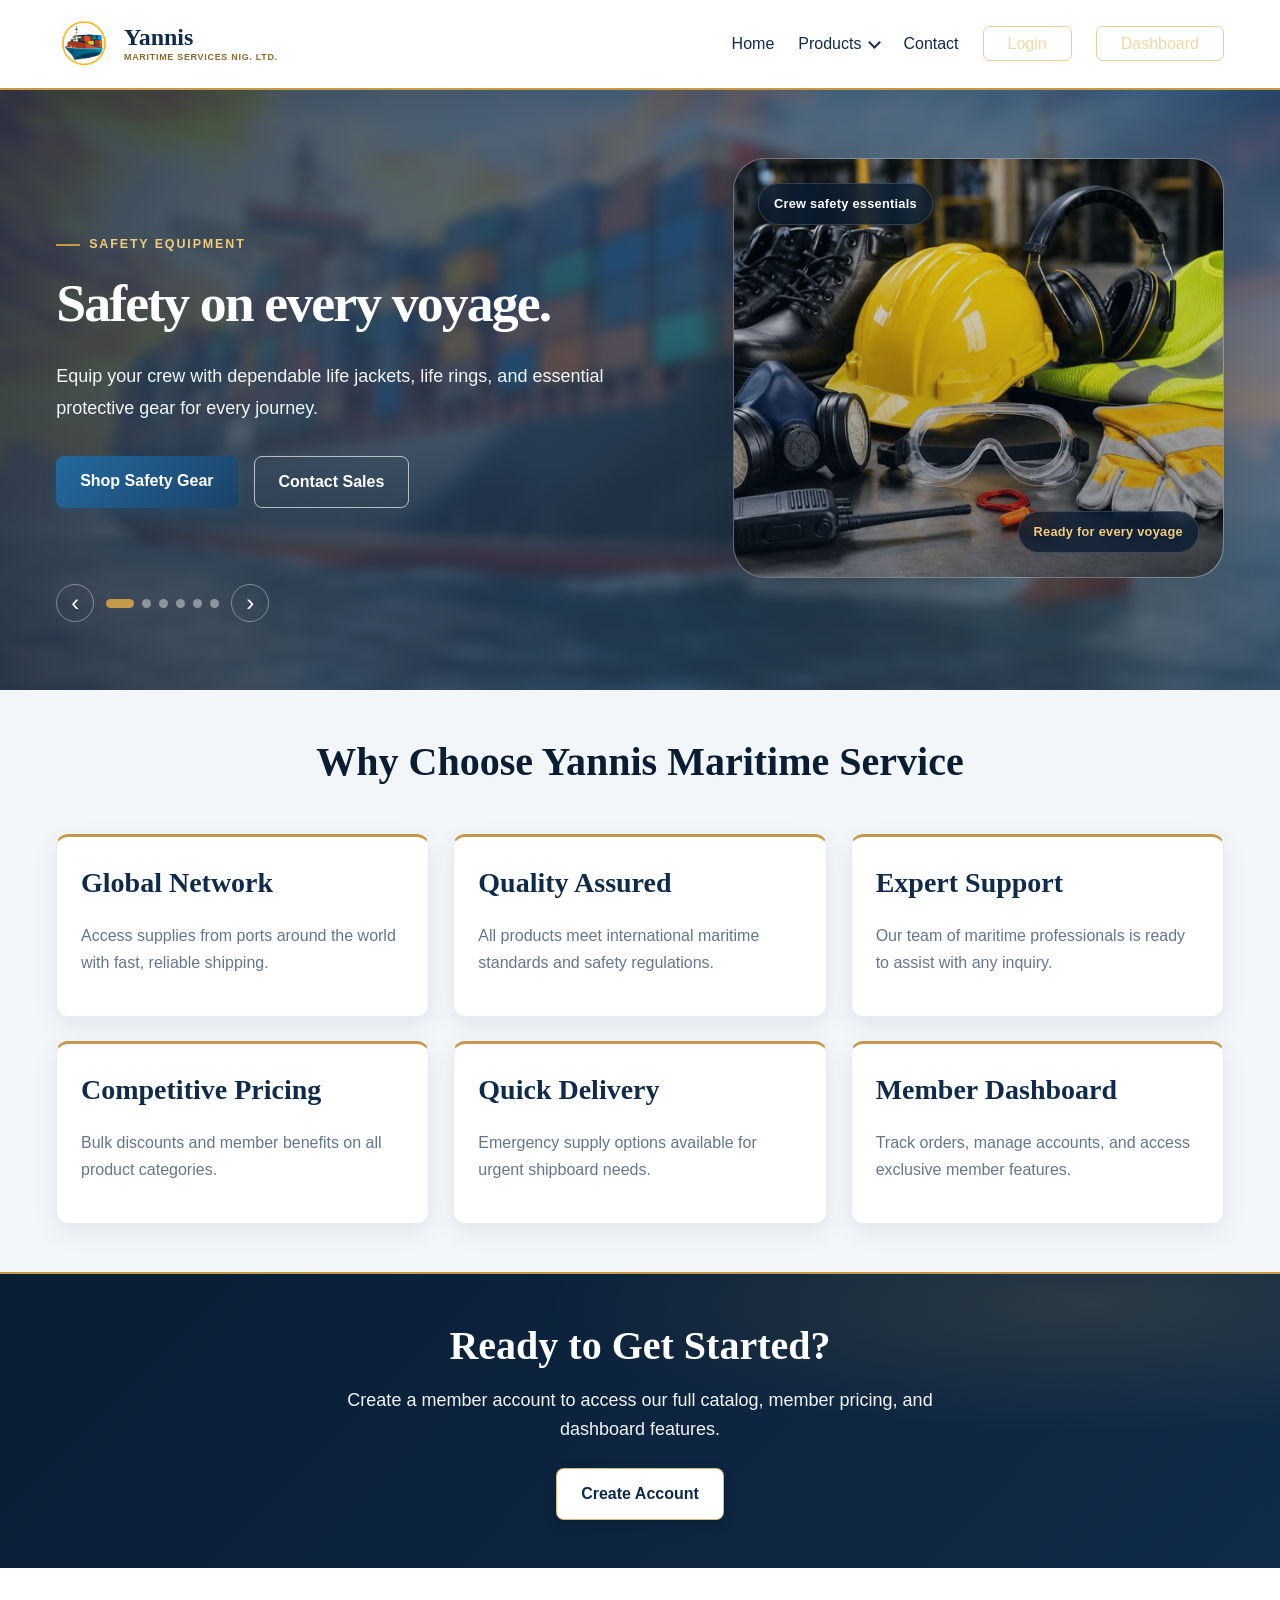
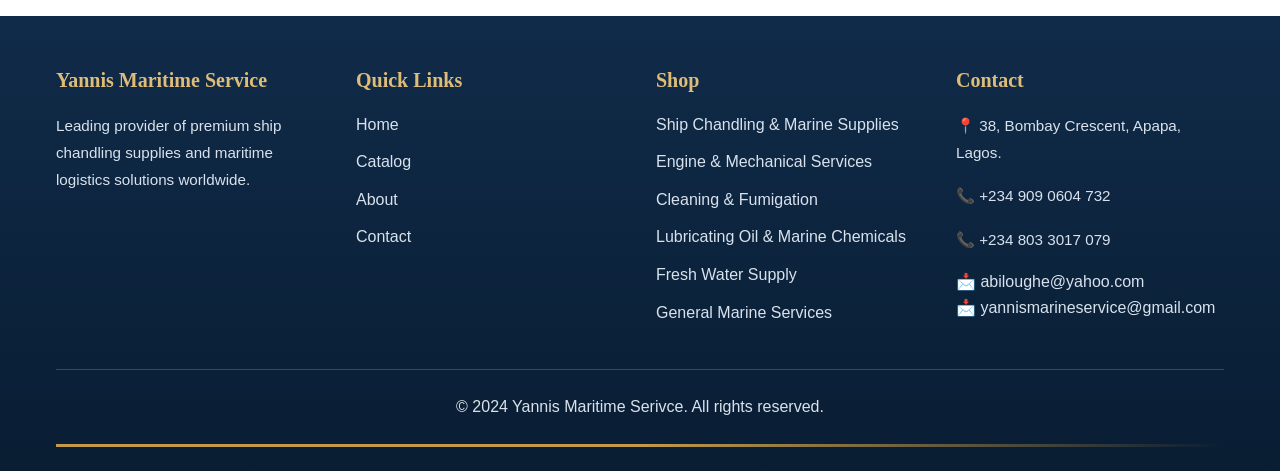
<file: index.html>
<!doctype html>
<html lang="en">
  <head>
    <meta charset="UTF-8" />
    <meta name="viewport" content="width=device-width, initial-scale=1.0" />
    <title>Yannis Maritime Service - Premium Ship Chandling</title>
    <link rel="icon" type="image/png" href="images/company-logo.png">
    <link rel="stylesheet" href="css/styles.css" />
    <link rel="stylesheet" href="css/responsive.css" />
  </head>
  <body>
    <!-- Navigation -->
    <nav class="navbar">
      <div class="container">
        <div class="nav-content">
          <div class="logo">
            <img class="logo-image" src="images/company-logo.png" alt="Yannis Maritime Services logo" />
            <span class="logo-text">
              Yannis
              <span class="logo-accent"> Maritime Services Nig. Ltd.</span>
            </span>
          </div>

          <div class="nav-toggle" id="navToggle">
            <span></span>
            <span></span>
            <span></span>
          </div>

          <ul class="nav-menu" id="navMenu">
            <li><a href="index.html">Home</a></li>
            <li class="dropdown">
              <a href="#products" class="dropdown-toggle" aria-expanded="false">Products</a>
              <ul class="dropdown-menu">
                <li>
                  <a href="catalog.html?category=ship%20chandling">Ship Chandling &amp; Marine Supplies</a>
                </li>
                <li>
                  <a href="catalog.html?category=engines">Engine &amp; Mechanical Services</a>
                </li>
                <li>
                  <a href="catalog.html?category=cleaning">Cleaning &amp; Fumigation</a>
                </li>
                <li>
                  <a href="catalog.html?category=lubrication">Lubricating Oil &amp; Marine Chemicals</a>
                </li>
                <li>
                  <a href="catalog.html?category=water%20supply">Fresh Water Supply</a>
                </li>
                <li>
                  <a href="catalog.html?category=marine%20service">General Marine Services</a>
                </li>
              </ul>
            </li>           
            <li><a href="yannis-contact.html">Contact</a></li>
            <li><a href="login.html" class="btn-login">Login</a></li>
            <li>
              <a href="dashboard.html" class="btn-dashboard">Dashboard</a>
            </li>
          </ul>
        </div>
      </div>
    </nav>

    <!-- Hero Section -->
    <section class="hero">
      <div class="hero-bg"></div>
      <div class="container hero-container">
        <div class="hero-carousel" role="region" aria-roledescription="carousel" aria-label="Featured maritime products">
          <article class="hero-slide" role="group" aria-roledescription="slide" aria-label="1 of 6">
            <div class="hero-content">
              <span class="hero-eyebrow">Safety equipment</span>
              <h1>Safety on every voyage.</h1>
              <p>
                Equip your crew with dependable life jackets, life rings, and
                essential protective gear for every journey.
              </p>
              <div class="hero-buttons">
                <a href="catalog.html?category=safety" class="btn btn-primary">Shop Safety Gear</a>
                <a href="yannis-contact.html" class="btn btn-secondary">Contact Sales</a>
              </div>
            </div>
            <div class="hero-product-art" aria-hidden="true">
              <span class="hero-art-label">Crew safety essentials</span>
              <img class="hero-product-main" src="images/ppe.jpg" alt="" />
              <span class="hero-product-float hero-product-float-top"></span>
              <span class="hero-product-float hero-product-float-bottom"></span>
              <span class="hero-art-caption">Ready for every voyage</span>
            </div>
          </article>

          <article class="hero-slide" role="group" aria-roledescription="slide" aria-label="2 of 6" hidden>
            <div class="hero-content">
              <span class="hero-eyebrow">Engine & mechanical services</span>
              <h1>Keep every engine running smoothly.</h1>
              <p>
                Support reliable voyages with professional engine servicing,
                mechanical repairs, and expert technical care.
              </p>
              <div class="hero-buttons">
                <a href="catalog.html?category=engines" class="btn btn-primary">Explore Engine Services</a>
                <a href="yannis-contact.html" class="btn btn-secondary">Contact Sales</a>
              </div>
            </div>
            <div class="hero-product-art" aria-hidden="true">
              <span class="hero-art-label">Engine servicing</span>
              <img class="hero-product-main" src="images/engine servicing.jpg" alt="" />
              <span class="hero-product-float hero-product-float-top hero-medical-cross"></span>
              <span class="hero-product-float hero-product-float-bottom"></span>
              <span class="hero-art-caption">Expert care for your vessel</span>
            </div>
          </article>

          <article class="hero-slide" role="group" aria-roledescription="slide" aria-label="3 of 6" hidden>
            <div class="hero-content">
              <span class="hero-eyebrow">Food & provisions</span>
              <h1>Well-stocked crews sail farther.</h1>
              <p>
                Discover dependable food, drinking water, and daily provisions
                to keep your crew comfortable at sea.
              </p>
              <div class="hero-buttons">
                <a href="catalog.html?category=provisions" class="btn btn-primary">Shop Provisions</a>
                <a href="yannis-contact.html" class="btn btn-secondary">Contact Sales</a>
              </div>
            </div>
            <div class="hero-product-art" aria-hidden="true">
              <span class="hero-art-label">Crew provisions</span>
              <img class="hero-product-main" src="images/food1.jpg" alt="" />
              <span class="hero-product-float hero-product-float-top">💧</span>
              <span class="hero-product-float hero-product-float-bottom">🍎</span>
              <span class="hero-art-caption">Supplies for life at sea</span>
            </div>
          </article>

          <article class="hero-slide" role="group" aria-roledescription="slide" aria-label="4 of 6" hidden>
            <div class="hero-content">
              <span class="hero-eyebrow">Trusted ship supplies</span>
              <h1>Everything your vessel needs.</h1>
              <p>
                From navigation tools to ropes and maintenance essentials,
                source your vessel supplies in one place.
              </p>
              <div class="hero-buttons">
                <a href="catalog.html" class="btn btn-primary">Explore All Products</a>
                <a href="yannis-contact.html" class="btn btn-secondary">Contact Sales</a>
              </div>
            </div>
            <div class="hero-product-art" aria-hidden="true">
              <span class="hero-art-label">Vessel essentials</span>
              <img class="hero-product-main" src="images/deck engine store.jpg" alt="" />
              <span class="hero-product-float hero-product-float-top">🔧</span>
              <span class="hero-product-float hero-product-float-bottom">🪢</span>
              <span class="hero-art-caption">Reliable from port to port</span>
            </div>
          </article>

          <article class="hero-slide" role="group" aria-roledescription="slide" aria-label="5 of 6" hidden>
            <div class="hero-content">
              <span class="hero-eyebrow">Fresh provisions</span>
              <h1>Quality provisions for every crew.</h1>
              <p>
                Source quality meat and fresh food supplies for your vessel,
                with dependable service to support life on board.
              </p>
              <div class="hero-buttons">
                <a href="catalog.html?category=ship%20chandling" class="btn btn-primary">Explore Provisions</a>
                <a href="yannis-contact.html" class="btn btn-secondary">Contact Sales</a>
              </div>
            </div>
            <div class="hero-product-art" aria-hidden="true">
              <span class="hero-art-label">Fresh food supplies</span>
              <img class="hero-product-main" src="images/fresh-meat-provisions.jpg" alt="" />
              <span class="hero-art-caption">Provisions delivered for your crew</span>
            </div>
          </article>

          <article class="hero-slide" role="group" aria-roledescription="slide" aria-label="6 of 6" hidden>
            <div class="hero-content">
              <span class="hero-eyebrow">Marine lubricants</span>
              <h1>Protect the power behind every voyage.</h1>
              <p>
                Find quality lubricating oils and marine fluids to help protect
                engines, reduce wear, and keep vessel equipment working smoothly.
              </p>
              <div class="hero-buttons">
                <a href="catalog.html?category=lubrication" class="btn btn-primary">Explore Marine Lubricants</a>
                <a href="yannis-contact.html" class="btn btn-secondary">Contact Sales</a>
              </div>
            </div>
            <div class="hero-product-art" aria-hidden="true">
              <span class="hero-art-label">Engine oils &amp; lubricants</span>
              <img class="hero-product-main" src="images/marine-lubricants.jpg" alt="" />
              <span class="hero-art-caption">Reliable performance at sea</span>
            </div>
          </article>

          <div class="hero-carousel-controls" role="group" aria-label="Slideshow controls">
            <button class="hero-arrow hero-previous" type="button" aria-label="Previous slide">‹</button>
            <div class="hero-dots" role="group" aria-label="Choose a featured product">
              <button class="hero-dot" type="button" aria-label="Show safety equipment" aria-current="true"></button>
              <button class="hero-dot" type="button" aria-label="Show engine services"></button>
              <button class="hero-dot" type="button" aria-label="Show food and provisions"></button>
              <button class="hero-dot" type="button" aria-label="Show vessel essentials"></button>
              <button class="hero-dot" type="button" aria-label="Show fresh food supplies"></button>
              <button class="hero-dot" type="button" aria-label="Show marine lubricants"></button>
            </div>
            <button class="hero-arrow hero-next" type="button" aria-label="Next slide">›</button>
          </div>
        </div>
      </div>
    </section>

    <!-- Features Section -->
    <section class="features">
      <div class="container">
        <h2>Why Choose Yannis Maritime Service</h2>
        <div class="features-grid">
          <div class="feature-card">
            <h3>Global Network</h3>
            <p>
              Access supplies from ports around the world with fast, reliable
              shipping.
            </p>
          </div>
          <div class="feature-card">
            <h3>Quality Assured</h3>
            <p>
              All products meet international maritime standards and safety
              regulations.
            </p>
          </div>
          <div class="feature-card">
            <h3>Expert Support</h3>
            <p>
              Our team of maritime professionals is ready to assist with any
              inquiry.
            </p>
          </div>
          <div class="feature-card">
            <h3>Competitive Pricing</h3>
            <p>Bulk discounts and member benefits on all product categories.</p>
          </div>
          <div class="feature-card">
            <h3>Quick Delivery</h3>
            <p>
              Emergency supply options available for urgent shipboard needs.
            </p>
          </div>
          <div class="feature-card">
            <h3>Member Dashboard</h3>
            <p>
              Track orders, manage accounts, and access exclusive member
              features.
            </p>
          </div>
        </div>
      </div>
    </section>

    <!-- CTA Section -->
    <section class="cta">
      <div class="container">
        <h2>Ready to Get Started?</h2>
        <p>
          Create a member account to access our full catalog, member pricing,
          and dashboard features.
        </p>
        <a href="login.html" class="btn btn-primary-light">Create Account</a>
      </div>
    </section>

    <!-- Footer -->
    <footer class="footer">
      <div class="container">
        <div class="footer-content">
          <div class="footer-section">
            <h4>Yannis Maritime Service</h4>
            <p>
              Leading provider of premium ship chandling supplies and maritime
              logistics solutions worldwide.
            </p>
          </div>
          <div class="footer-section">
            <h4>Quick Links</h4>
            <ul>
              <li><a href="#home">Home</a></li>
              <li><a href="catalog.html">Catalog</a></li>
              <li><a href="#about">About</a></li>
              <li><a href="yannis-contact.html">Contact</a></li>
            </ul>
          </div>
          <div class="footer-section">
            <h4>Shop</h4>
            <ul>
              <li>
                <a href="catalog.html?category=ship%20chandling">Ship Chandling &amp; Marine Supplies</a>
              </li>
              <li>
                <a href="catalog.html?category=engines">Engine &amp; Mechanical Services</a>
              </li>
              <li>
                <a href="catalog.html?category=cleaning">Cleaning &amp; Fumigation</a>
              </li>
              <li>
                <a href="catalog.html?category=lubrication">Lubricating Oil &amp; Marine Chemicals</a>
              </li>
              <li>
                <a href="catalog.html?category=water%20supply">Fresh Water Supply</a>
              </li>
              <li>
                <a href="catalog.html?category=marine%20service">General Marine Services</a>
              </li>
            </ul>
          </div>
          <div class="footer-section">
            <h4>Contact</h4>
            <p>📍 38, Bombay Crescent, Apapa, Lagos.</p>
            <p>📞 +234 909 0604 732</p>
            <p>📞 +234 803 3017 079</p>
            <a href="mailto:abiloughe@yahoo.com">
              📩 abiloughe@yahoo.com
            </a> <br>
            <a href="mailto:yannismarineservice@gmail.com">
              📩 yannismarineservice@gmail.com
            </a>           
          </div>
        </div>
        <div class="footer-bottom">
          <p>&copy; 2024 Yannis Maritime Serivce. All rights reserved.</p>
        </div>
      </div>
    </footer>

    <script src="js/main.js"></script>
  </body>
</html>
</file>
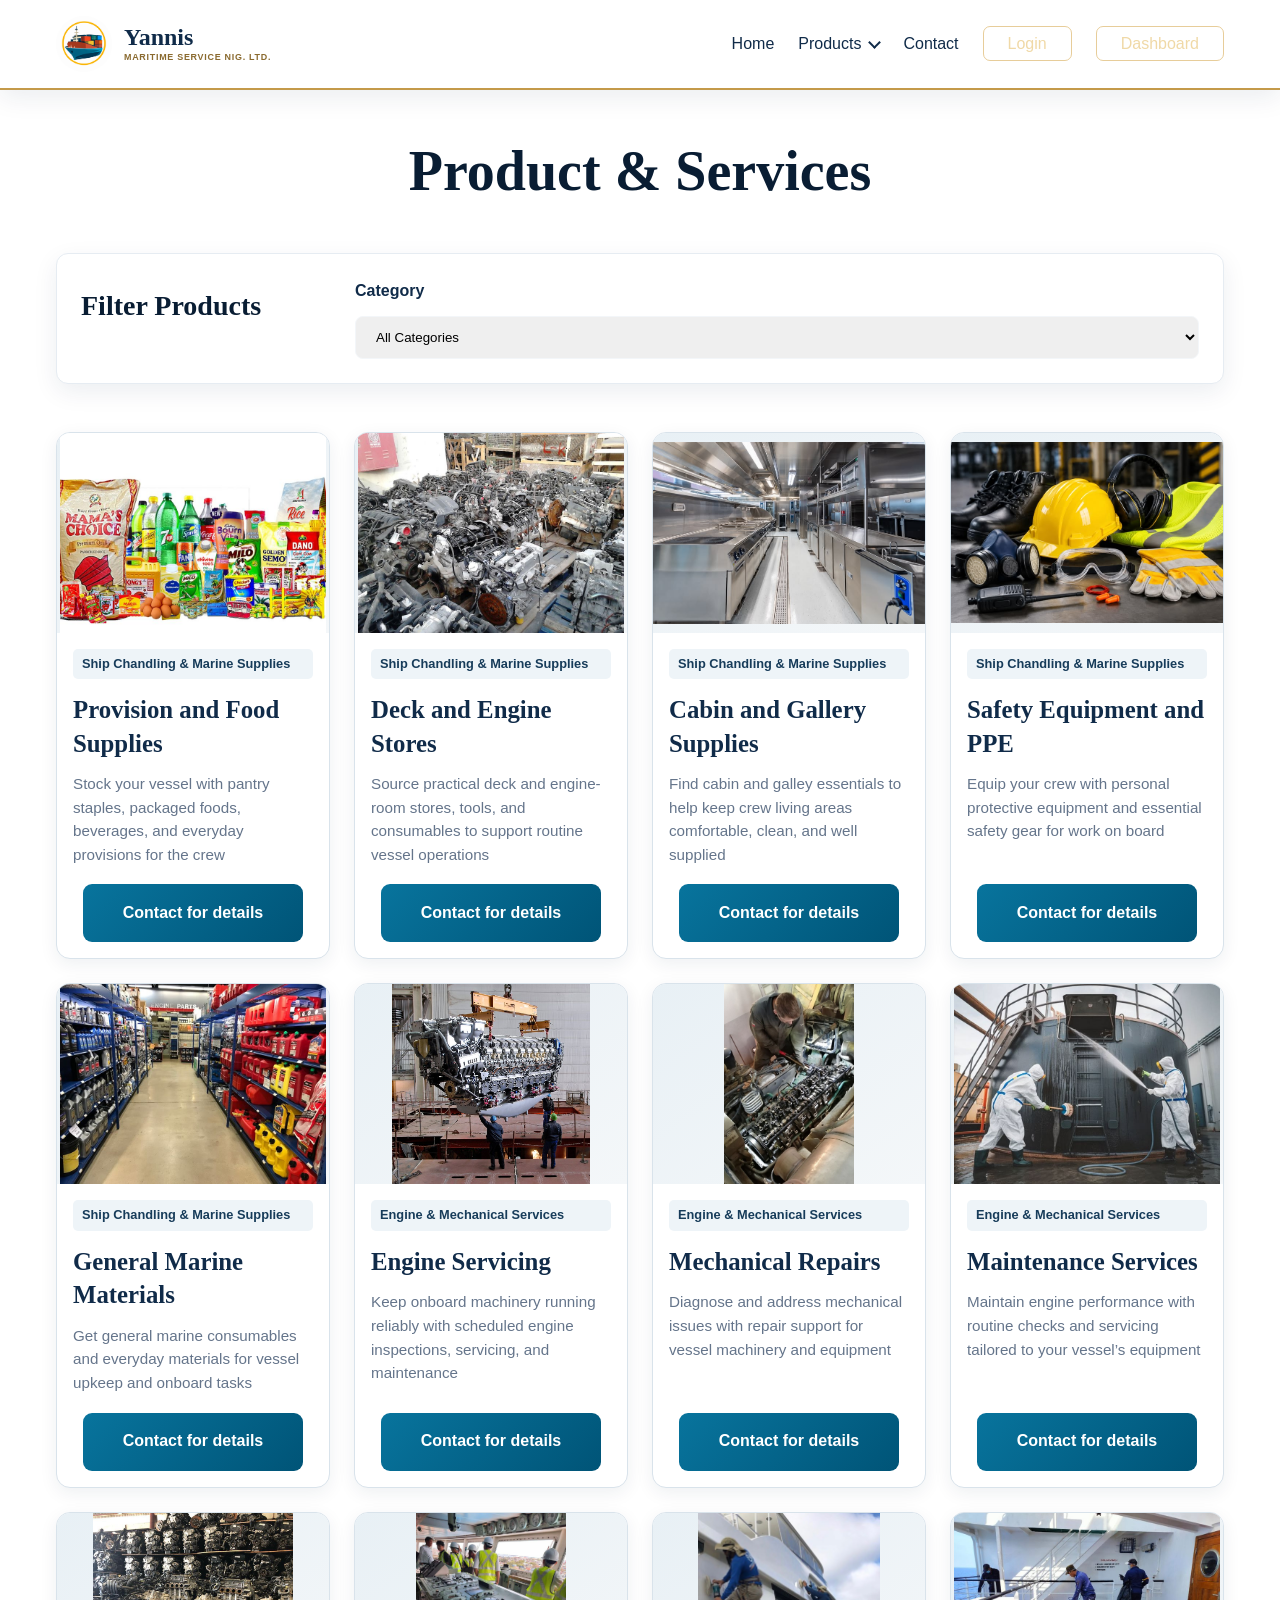
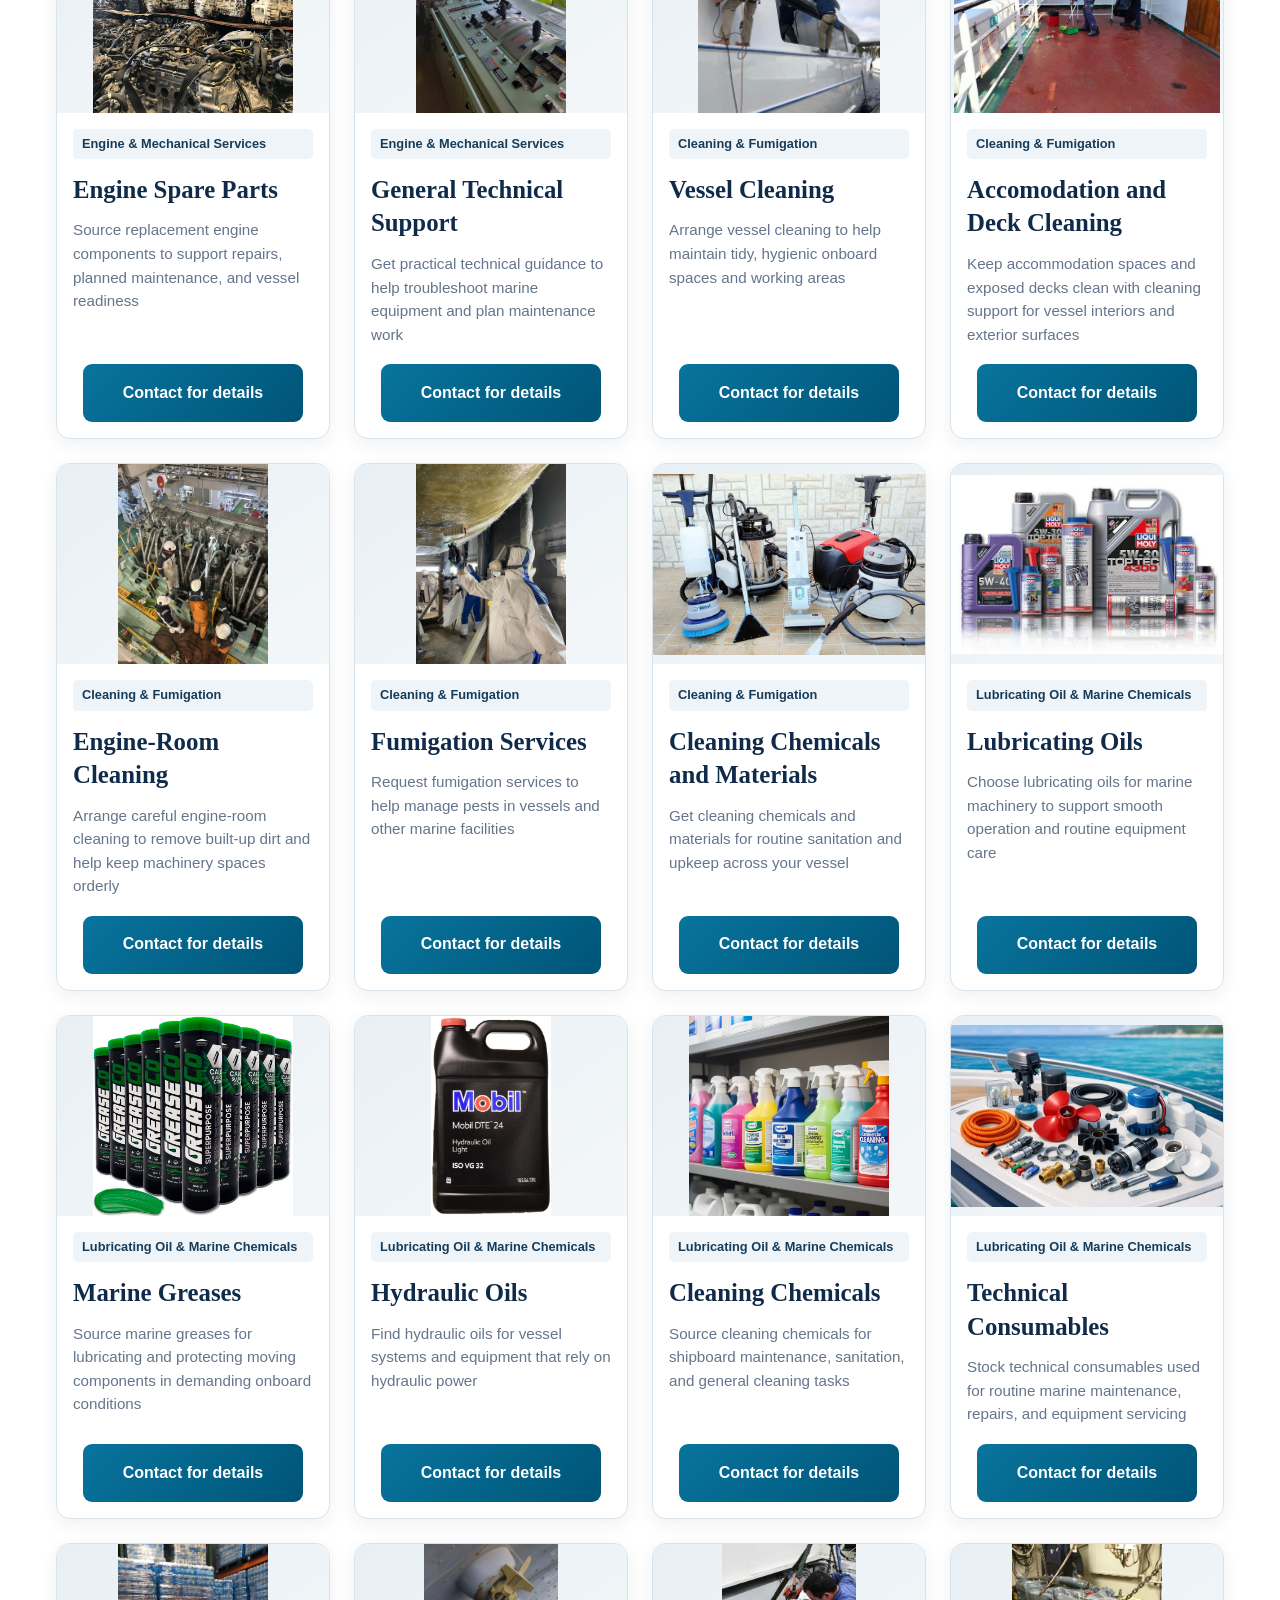
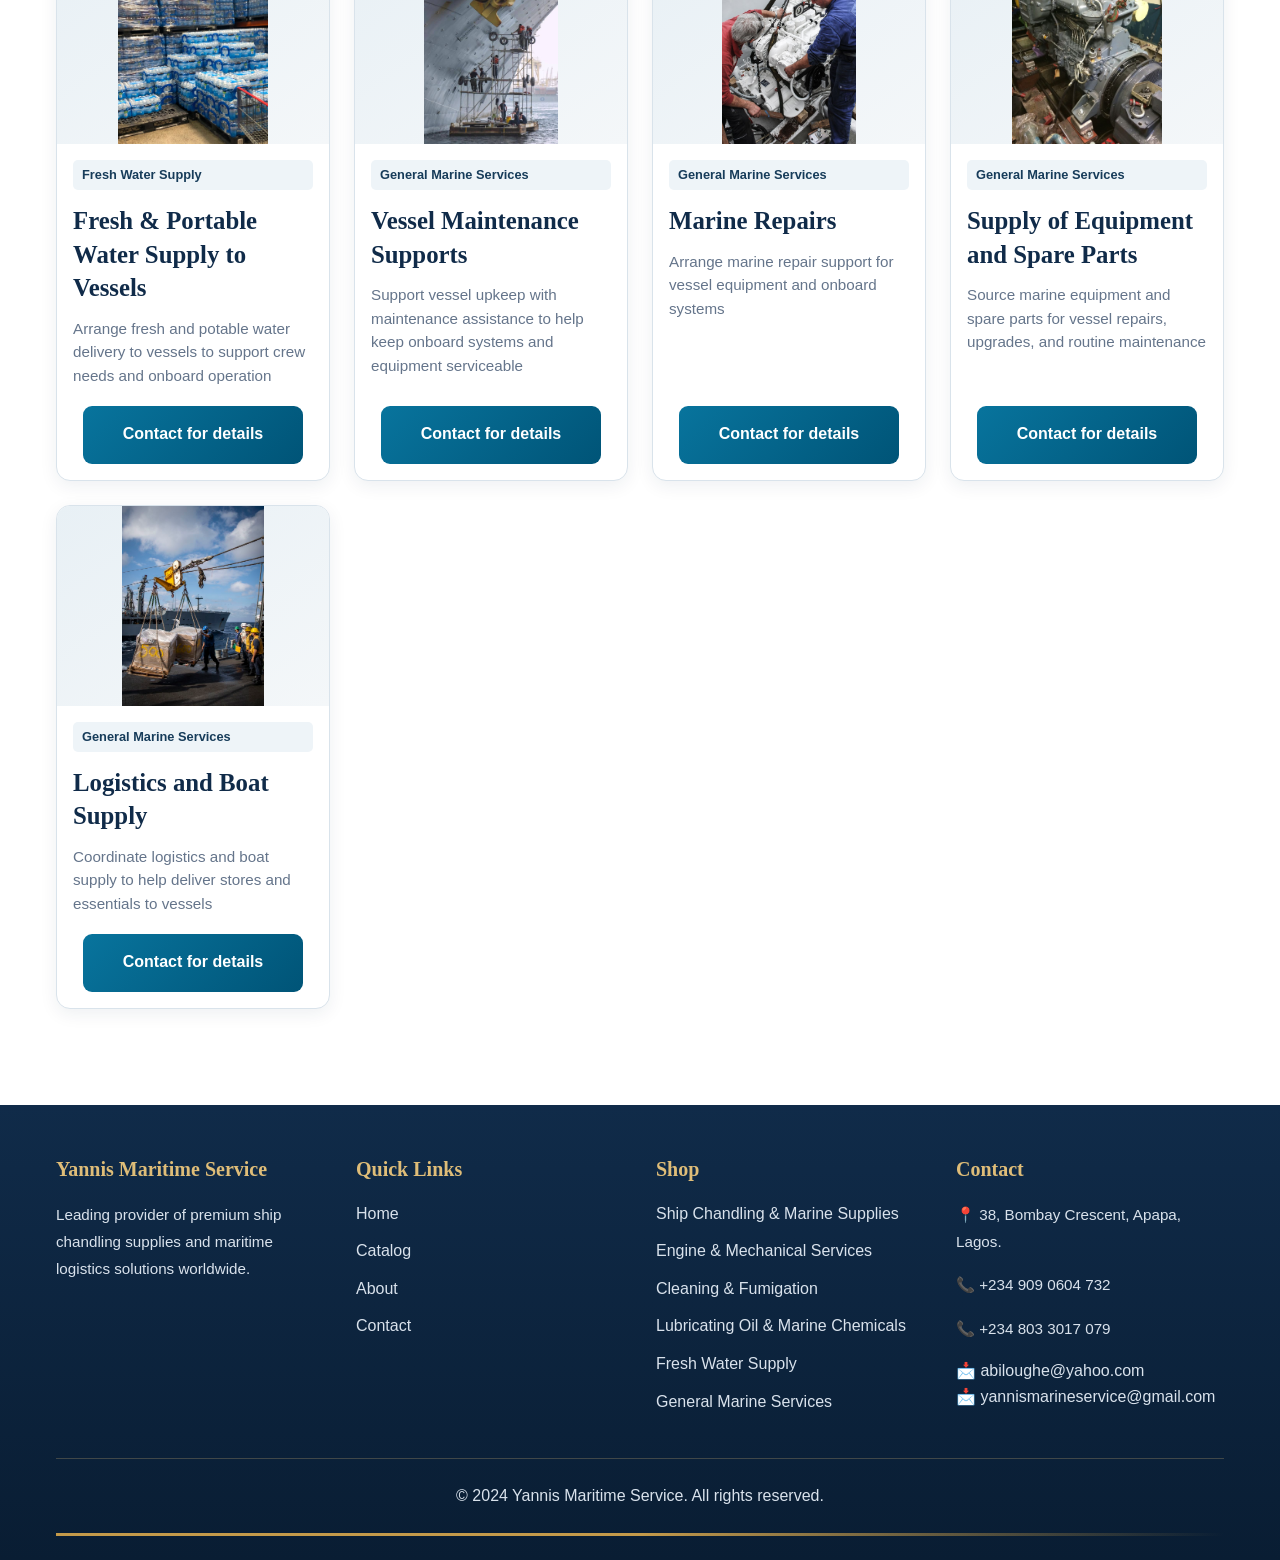
<file: catalog.html>
<!doctype html>
<html lang="en">
  <head>
    <meta charset="UTF-8" />
    <meta name="viewport" content="width=device-width, initial-scale=1.0" />
    <title>Product Catalog - Yannis Maritime Service</title>
    <link rel="icon" type="image/png" href="images/company-logo.png">
    <link rel="stylesheet" href="css/styles.css" />
    <link rel="stylesheet" href="css/responsive.css" />
  </head>
  <body>
    <!-- Navigation -->
    <nav class="navbar">
      <div class="container">
        <div class="nav-content">
          <div class="logo">
            <img class="logo-image" src="images/company-logo.png" alt="Yannis Maritime Services logo" />
            <span class="logo-text"
              >Yannis <span class="logo-accent">Maritime Service Nig. Ltd.</span></span
            >
          </div>

          <div class="nav-toggle" id="navToggle">
            <span></span>
            <span></span>
            <span></span>
          </div>

          <ul class="nav-menu" id="navMenu">
            <li><a href="index.html">Home</a></li>
            <li class="dropdown">
              <a href="#products" class="dropdown-toggle" aria-expanded="false">Products</a>
              <ul class="dropdown-menu">
                <li>
                  <a href="catalog.html?category=ship%20chandling">Ship Chandling &amp; Marine Supplies</a>
                </li>
                <li>
                  <a href="catalog.html?category=engines">Engine &amp; Mechanical Services</a>
                </li>
                <li>
                  <a href="catalog.html?category=cleaning">Cleaning &amp; Fumigation</a>
                </li>
                <li>
                  <a href="catalog.html?category=lubrication">Lubricating Oil &amp; Marine Chemicals</a>
                </li>
                <li>
                  <a href="catalog.html?category=water%20supply">Fresh Water Supply</a>
                </li>
                <li>
                  <a href="catalog.html?category=marine%20service">General Marine Services</a>
                </li>
              </ul>
            </li>
            <li><a href="yannis-contact.html">Contact</a></li>
            <li><a href="login.html" class="btn-login">Login</a></li>
            <li>
              <a href="dashboard.html" class="btn-dashboard">Dashboard</a>
            </li>
          </ul>
        </div>
      </div>
    </nav>

    <!-- Catalog Section -->
    <section class="catalog-section">
      <div class="container">
        <h1>Product & Services</h1>

        <div class="catalog-wrapper">
          <!-- Filter Section -->
          <aside class="filters">
            <h3>Filter Products</h3>
            <div class="filter-group">
              <label>Category</label>
              <select id="categoryFilter" onchange="filterProducts()">
                <option value="">All Categories</option>
                <option value="ship chandling">Ship Chandling & Marine Supplies</option>
                <option value="engines">Engine & Mechanical Services</option>
                <option value="cleaning">Cleaning & Fumigation</option>
                <option value="lubrication">Lubricating Oil & Marine Chemicals</option>
                <option value="water supply">Fresh water Supply</option>
                <option value="marine service">General Marine Services</option>
              </select>
            </div>
          </aside>

          <!-- Products Grid -->
          <main class="products-grid">
            <div id="productsContainer" class="grid">
              <!-- Products will be loaded here by JavaScript -->
            </div>
          </main>
        </div>
      </div>
    </section>

    <!-- Footer -->
    <footer class="footer">
      <div class="container">
        <div class="footer-content">
          <div class="footer-section">
            <h4>Yannis Maritime Service</h4>
            <p>
              Leading provider of premium ship chandling supplies and maritime
              logistics solutions worldwide.
            </p>
          </div>
          <div class="footer-section">
            <h4>Quick Links</h4>
            <ul>
              <li><a href="index.html">Home</a></li>
              <li><a href="catalog.html">Catalog</a></li>
              <li><a href="index.html#about">About</a></li>
              <li><a href="yannis-contact.html">Contact</a></li>
            </ul>
          </div>
          <div class="footer-section">
            <h4>Shop</h4>
            <ul>
              <li>
                <a href="catalog.html?category=ship%20chandling">Ship Chandling &amp; Marine Supplies</a>
              </li>
              <li>
                <a href="catalog.html?category=engines">Engine &amp; Mechanical Services</a>
              </li>
              <li>
                <a href="catalog.html?category=cleaning">Cleaning &amp; Fumigation</a>
              </li>
              <li>
                <a href="catalog.html?category=lubrication">Lubricating Oil &amp; Marine Chemicals</a>
              </li>
              <li>
                <a href="catalog.html?category=water%20supply">Fresh Water Supply</a>
              </li>
              <li>
                <a href="catalog.html?category=marine%20service">General Marine Services</a>
              </li>
            </ul>
          </div>
          <div class="footer-section">
            <h4>Contact</h4>
            <p>📍 38, Bombay Crescent, Apapa, Lagos.</p>
            <p>📞 +234 909 0604 732</p>
            <p>📞 +234 803 3017 079</p>
            <a href="mailto:abiloughe@yahoo.com">
              📩 abiloughe@yahoo.com
            </a> <br>
            <a href="mailto:yannismarineservice@gmail.com">
              📩 yannismarineservice@gmail.com
            </a>
          </div>
        </div>
        <div class="footer-bottom">
          <p>&copy; 2024 Yannis Maritime Service. All rights reserved.</p>
        </div>
      </div>
    </footer>

    <script src="js/main.js"></script>
    <script src="js/catalog.js"></script>
  </body>
</html>
</file>
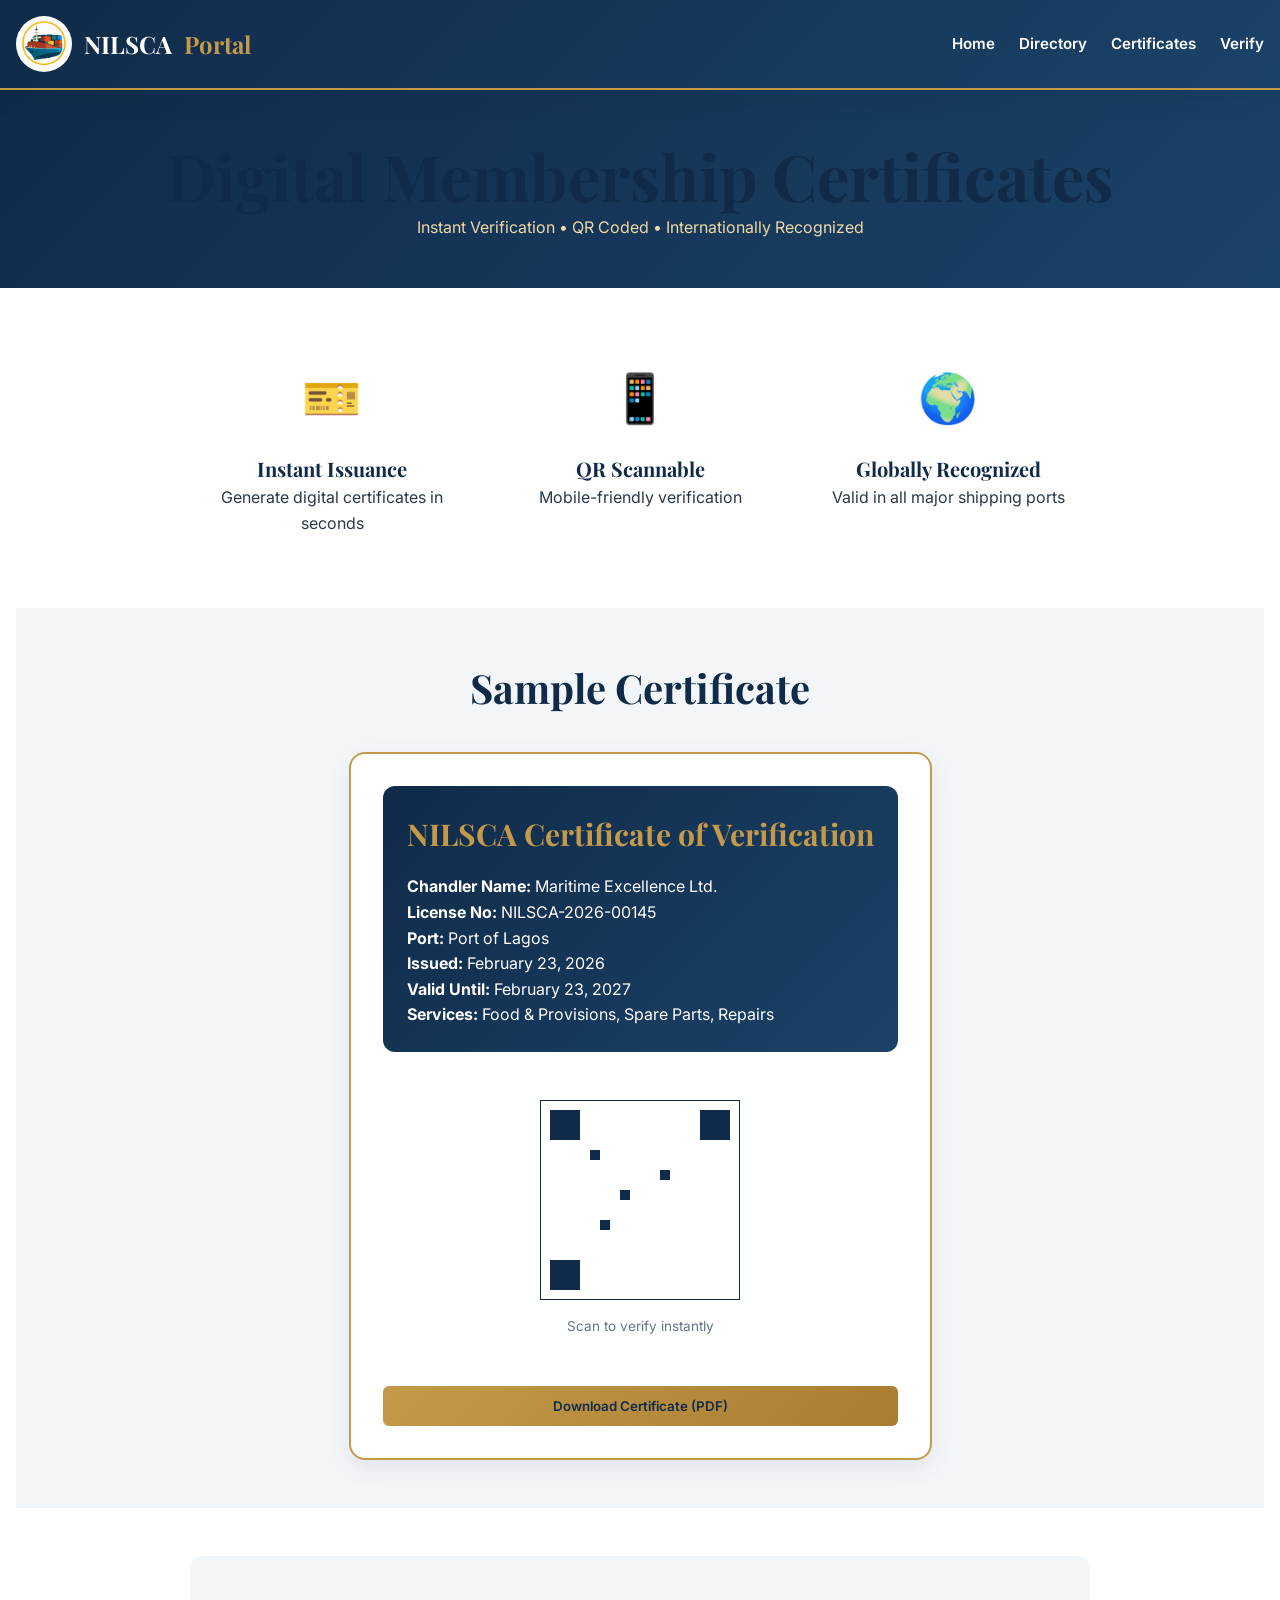
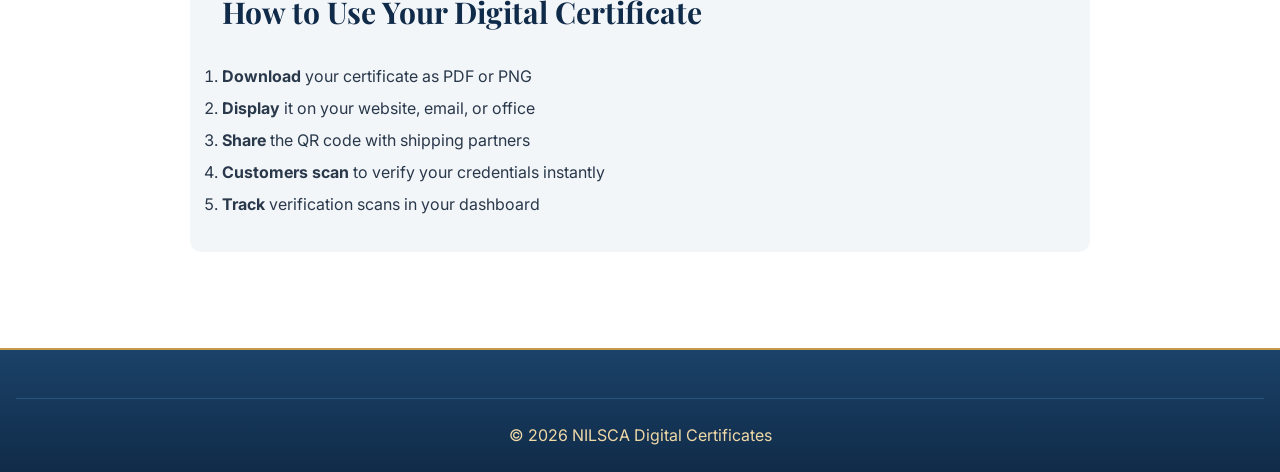
<file: certificates.html>
<!doctype html>
<html lang="en">
  <head>
    <meta charset="UTF-8" />
    <meta name="viewport" content="width=device-width, initial-scale=1.0" />
    <title>Digital Certificates - NILSCA</title>
    <link
      href="https://fonts.googleapis.com/css2?family=Playfair+Display:wght@600;700&family=Inter:wght@400;500;600;700&display=swap"
      rel="stylesheet"
    />
    <link rel="stylesheet" href="css/nilsca-premium.css" />
  </head>
  <body>
    <!-- Navigation -->
    <nav class="navbar">
      <div class="container">
        <div class="nav-content">
          <div class="logo">
            <img class="logo-image" src="images/company-logo.png" alt="Yannis Maritime Services logo" />
            NILSCA <span class="logo-accent">Portal</span>
          </div>
          <ul class="nav-menu">
            <li><a href="nilsca-index.html">Home</a></li>
            <li><a href="directory.html">Directory</a></li>
            <li><a href="certificates.html">Certificates</a></li>
            <li><a href="verify.html">Verify</a></li>
          </ul>
        </div>
      </div>
    </nav>

    <!-- Page Header -->
    <section
      style="
        background: linear-gradient(
          135deg,
          var(--color-navy-900),
          var(--color-navy-800)
        );
        color: var(--color-white);
        padding: var(--spacing-2xl) 0;
        text-align: center;
      "
    >
      <div class="container">
        <h1>Digital Membership Certificates</h1>
        <p style="color: var(--color-gold-400)">
          Instant Verification • QR Coded • Internationally Recognized
        </p>
      </div>
    </section>

    <!-- Certificates Section -->
    <section style="padding: var(--spacing-2xl) 0">
      <div class="container">
        <!-- Certificate Features -->
        <div
          style="
            max-width: 900px;
            margin: 0 auto;
            margin-bottom: var(--spacing-2xl);
          "
        >
          <div
            style="
              display: grid;
              grid-template-columns: repeat(auto-fit, minmax(250px, 1fr));
              gap: var(--spacing-lg);
            "
          >
            <div style="text-align: center; padding: var(--spacing-lg)">
              <div style="font-size: 3rem; margin-bottom: var(--spacing-md)">
                🎫
              </div>
              <h4>Instant Issuance</h4>
              <p>Generate digital certificates in seconds</p>
            </div>
            <div style="text-align: center; padding: var(--spacing-lg)">
              <div style="font-size: 3rem; margin-bottom: var(--spacing-md)">
                📱
              </div>
              <h4>QR Scannable</h4>
              <p>Mobile-friendly verification</p>
            </div>
            <div style="text-align: center; padding: var(--spacing-lg)">
              <div style="font-size: 3rem; margin-bottom: var(--spacing-md)">
                🌍
              </div>
              <h4>Globally Recognized</h4>
              <p>Valid in all major shipping ports</p>
            </div>
          </div>
        </div>

        <!-- Sample Certificate Display -->
        <div class="qr-section">
          <h2 style="margin-bottom: var(--spacing-xl)">Sample Certificate</h2>

          <div class="qr-container">
            <div
              style="
                background: linear-gradient(
                  135deg,
                  var(--color-navy-900),
                  var(--color-navy-800)
                );
                color: var(--color-white);
                padding: var(--spacing-lg);
                border-radius: 12px;
                margin-bottom: var(--spacing-lg);
              "
            >
              <h3 style="color: var(--color-gold-500)">
                NILSCA Certificate of Verification
              </h3>
              <p style="margin-top: var(--spacing-md); text-align: left">
                <strong>Chandler Name:</strong> Maritime Excellence Ltd.<br />
                <strong>License No:</strong> NILSCA-2026-00145<br />
                <strong>Port:</strong> Port of Lagos<br />
                <strong>Issued:</strong> February 23, 2026<br />
                <strong>Valid Until:</strong> February 23, 2027<br />
                <strong>Services:</strong> Food & Provisions, Spare Parts,
                Repairs
              </p>
            </div>

            <div
              style="
                background: var(--color-white);
                padding: var(--spacing-lg);
                border-radius: 12px;
                margin-bottom: var(--spacing-lg);
              "
            >
              <svg
                width="200"
                height="200"
                style="display: block; margin: 0 auto"
                viewBox="0 0 200 200"
              >
                <!-- QR Code Placeholder -->
                <rect
                  width="200"
                  height="200"
                  fill="white"
                  stroke="var(--color-navy-900)"
                  stroke-width="2"
                />
                <rect
                  x="10"
                  y="10"
                  width="30"
                  height="30"
                  fill="var(--color-navy-900)"
                />
                <rect
                  x="160"
                  y="10"
                  width="30"
                  height="30"
                  fill="var(--color-navy-900)"
                />
                <rect
                  x="10"
                  y="160"
                  width="30"
                  height="30"
                  fill="var(--color-navy-900)"
                />
                <g fill="var(--color-navy-900)">
                  <rect x="50" y="50" width="10" height="10" />
                  <rect x="80" y="90" width="10" height="10" />
                  <rect x="120" y="70" width="10" height="10" />
                  <rect x="60" y="120" width="10" height="10" />
                </g>
              </svg>
              <p
                style="
                  text-align: center;
                  margin-top: var(--spacing-md);
                  font-size: 0.85rem;
                  color: var(--color-gray-600);
                "
              >
                Scan to verify instantly
              </p>
            </div>

            <button class="btn btn-primary btn-block">
              Download Certificate (PDF)
            </button>
          </div>
        </div>

        <!-- Download Instructions -->
        <div
          style="
            max-width: 900px;
            margin: 0 auto;
            background: var(--color-gray-50);
            padding: var(--spacing-xl);
            border-radius: 12px;
            margin-top: var(--spacing-2xl);
          "
        >
          <h3
            style="
              color: var(--color-navy-900);
              margin-bottom: var(--spacing-lg);
            "
          >
            How to Use Your Digital Certificate
          </h3>
          <ol style="color: var(--color-gray-700); line-height: 2">
            <li><strong>Download</strong> your certificate as PDF or PNG</li>
            <li>
              <strong>Display</strong> it on your website, email, or office
            </li>
            <li><strong>Share</strong> the QR code with shipping partners</li>
            <li>
              <strong>Customers scan</strong> to verify your credentials
              instantly
            </li>
            <li><strong>Track</strong> verification scans in your dashboard</li>
          </ol>
        </div>
      </div>
    </section>

    <!-- Footer -->
    <footer class="footer">
      <div class="container">
        <div class="footer-bottom">
          <p>&copy; 2026 NILSCA Digital Certificates</p>
        </div>
      </div>
    </footer>
  </body>
</html>
</file>
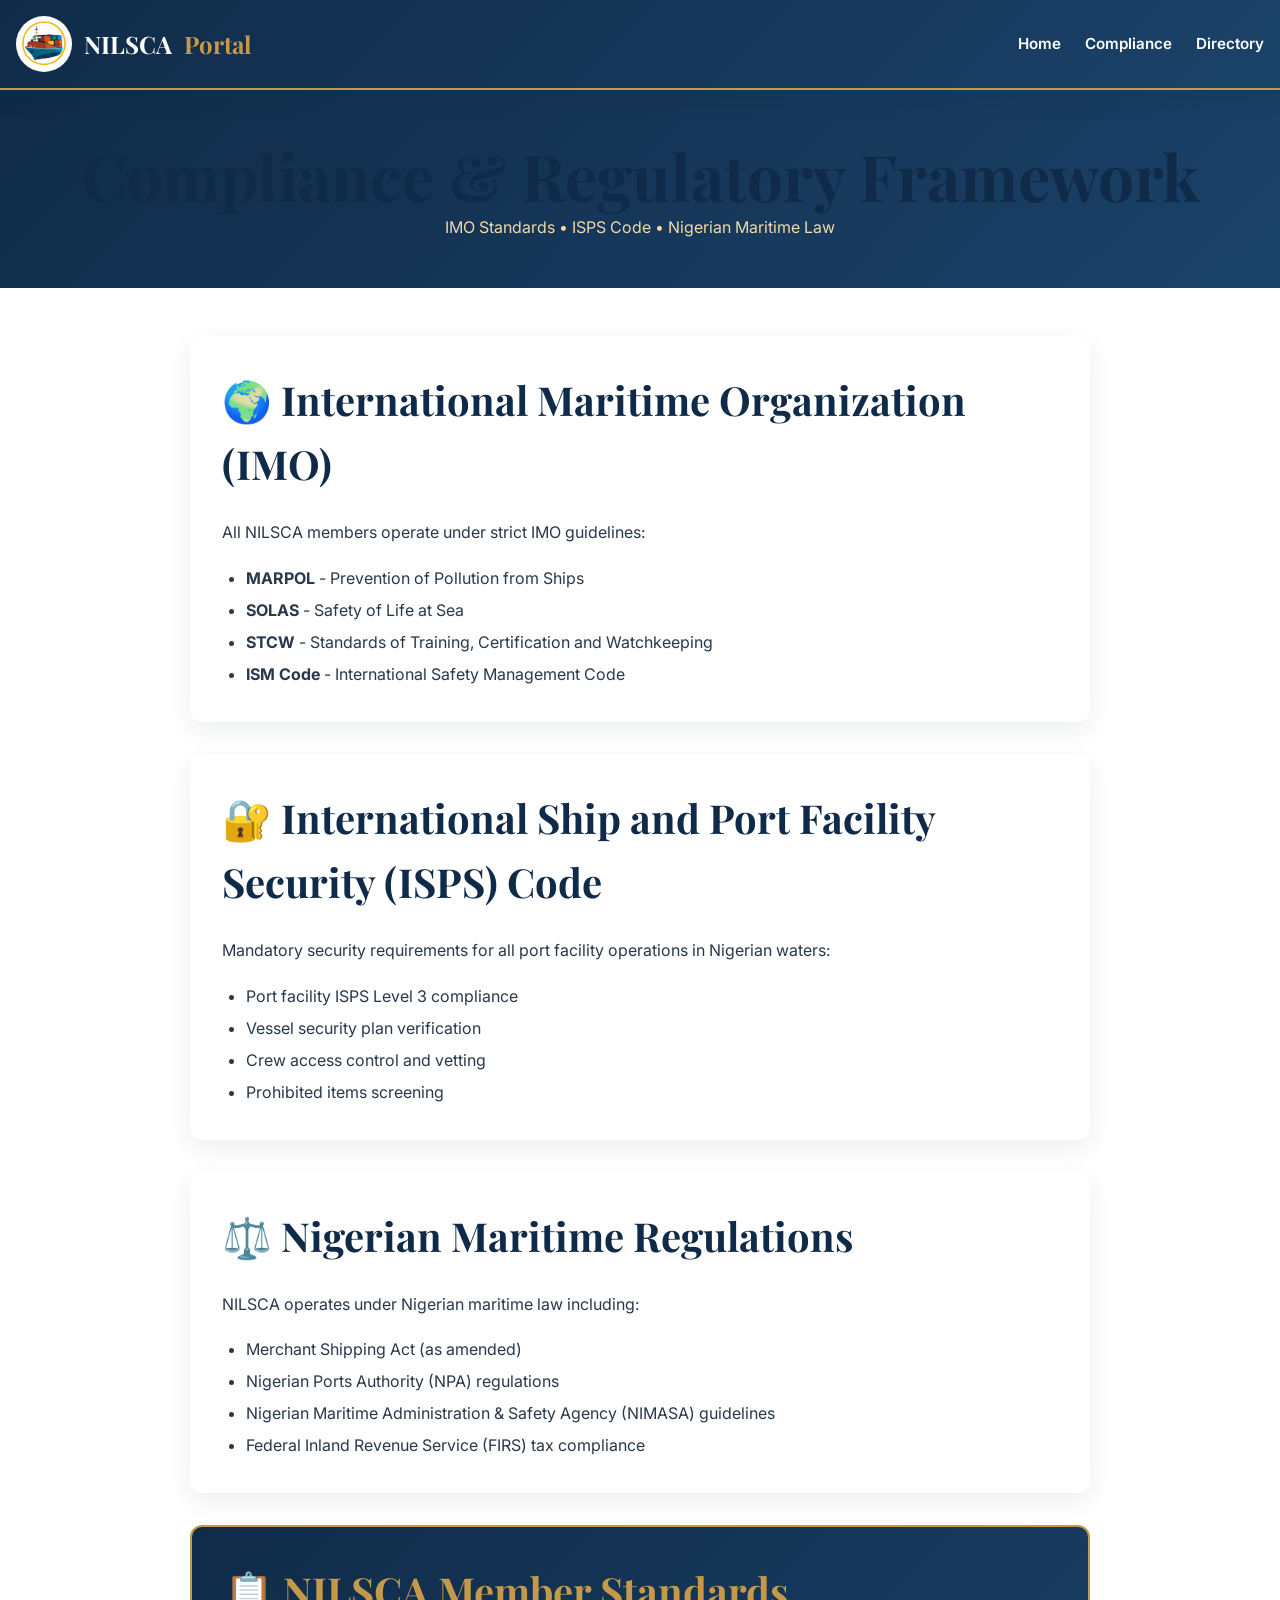
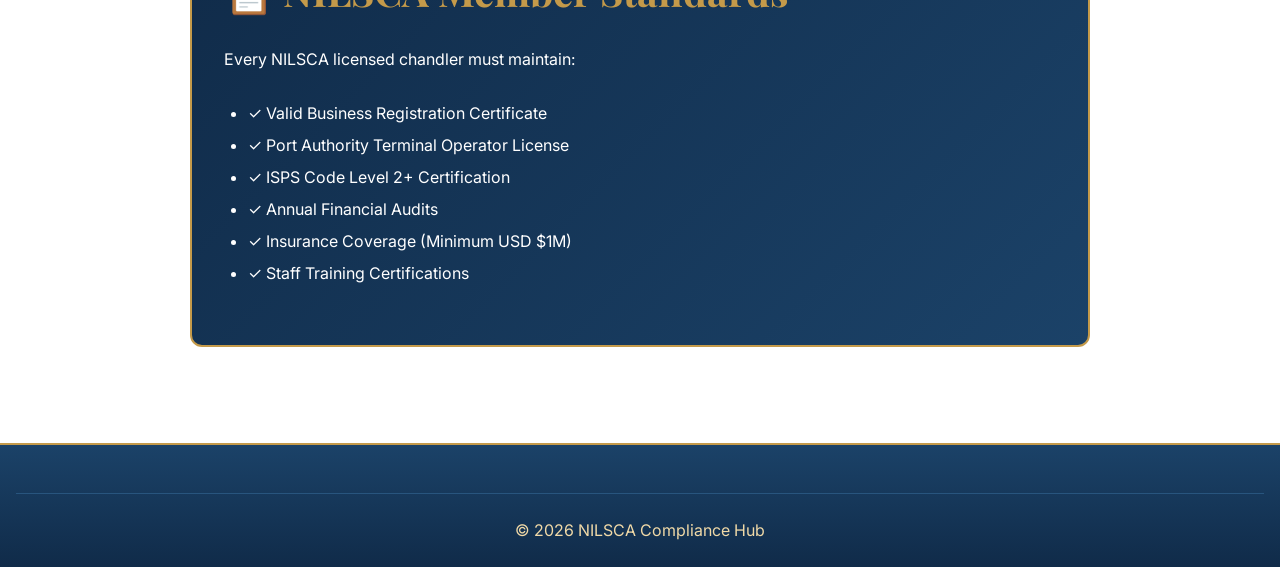
<file: compliance.html>
<!doctype html>
<html lang="en">
  <head>
    <meta charset="UTF-8" />
    <meta name="viewport" content="width=device-width, initial-scale=1.0" />
    <title>Compliance & Law - NILSCA</title>
    <link
      href="https://fonts.googleapis.com/css2?family=Playfair+Display:wght@600;700&family=Inter:wght@400;500;600;700&display=swap"
      rel="stylesheet"
    />
    <link rel="stylesheet" href="css/nilsca-premium.css" />
  </head>
  <body>
    <!-- Navigation -->
    <nav class="navbar">
      <div class="container">
        <div class="nav-content">
          <div class="logo">
            <img class="logo-image" src="images/company-logo.png" alt="Yannis Maritime Services logo" />
            NILSCA <span class="logo-accent">Portal</span>
          </div>
          <ul class="nav-menu">
            <li><a href="nilsca-index.html">Home</a></li>
            <li><a href="compliance.html">Compliance</a></li>
            <li><a href="directory.html">Directory</a></li>
          </ul>
        </div>
      </div>
    </nav>

    <!-- Page Header -->
    <section
      style="
        background: linear-gradient(
          135deg,
          var(--color-navy-900),
          var(--color-navy-800)
        );
        color: var(--color-white);
        padding: var(--spacing-2xl) 0;
        text-align: center;
      "
    >
      <div class="container">
        <h1>Compliance & Regulatory Framework</h1>
        <p style="color: var(--color-gold-400)">
          IMO Standards • ISPS Code • Nigerian Maritime Law
        </p>
      </div>
    </section>

    <!-- Compliance Content -->
    <section style="padding: var(--spacing-2xl) 0">
      <div class="container">
        <div style="max-width: 900px; margin: 0 auto">
          <!-- IMO Compliance -->
          <div
            style="
              background: white;
              padding: var(--spacing-xl);
              border-radius: 12px;
              margin-bottom: var(--spacing-xl);
              box-shadow: var(--shadow-md);
            "
          >
            <h2
              style="
                color: var(--color-navy-900);
                margin-bottom: var(--spacing-lg);
              "
            >
              🌍 International Maritime Organization (IMO)
            </h2>
            <p
              style="
                color: var(--color-gray-700);
                margin-bottom: var(--spacing-md);
              "
            >
              All NILSCA members operate under strict IMO guidelines:
            </p>
            <ul
              style="
                color: var(--color-gray-700);
                line-height: 2;
                margin-left: var(--spacing-lg);
              "
            >
              <li>
                <strong>MARPOL</strong> - Prevention of Pollution from Ships
              </li>
              <li><strong>SOLAS</strong> - Safety of Life at Sea</li>
              <li>
                <strong>STCW</strong> - Standards of Training, Certification and
                Watchkeeping
              </li>
              <li>
                <strong>ISM Code</strong> - International Safety Management Code
              </li>
            </ul>
          </div>

          <!-- ISPS Compliance -->
          <div
            style="
              background: white;
              padding: var(--spacing-xl);
              border-radius: 12px;
              margin-bottom: var(--spacing-xl);
              box-shadow: var(--shadow-md);
            "
          >
            <h2
              style="
                color: var(--color-navy-900);
                margin-bottom: var(--spacing-lg);
              "
            >
              🔐 International Ship and Port Facility Security (ISPS) Code
            </h2>
            <p
              style="
                color: var(--color-gray-700);
                margin-bottom: var(--spacing-md);
              "
            >
              Mandatory security requirements for all port facility operations
              in Nigerian waters:
            </p>
            <ul
              style="
                color: var(--color-gray-700);
                line-height: 2;
                margin-left: var(--spacing-lg);
              "
            >
              <li>Port facility ISPS Level 3 compliance</li>
              <li>Vessel security plan verification</li>
              <li>Crew access control and vetting</li>
              <li>Prohibited items screening</li>
            </ul>
          </div>

          <!-- Nigerian Law -->
          <div
            style="
              background: white;
              padding: var(--spacing-xl);
              border-radius: 12px;
              margin-bottom: var(--spacing-xl);
              box-shadow: var(--shadow-md);
            "
          >
            <h2
              style="
                color: var(--color-navy-900);
                margin-bottom: var(--spacing-lg);
              "
            >
              ⚖️ Nigerian Maritime Regulations
            </h2>
            <p
              style="
                color: var(--color-gray-700);
                margin-bottom: var(--spacing-md);
              "
            >
              NILSCA operates under Nigerian maritime law including:
            </p>
            <ul
              style="
                color: var(--color-gray-700);
                line-height: 2;
                margin-left: var(--spacing-lg);
              "
            >
              <li>Merchant Shipping Act (as amended)</li>
              <li>Nigerian Ports Authority (NPA) regulations</li>
              <li>
                Nigerian Maritime Administration & Safety Agency (NIMASA)
                guidelines
              </li>
              <li>Federal Inland Revenue Service (FIRS) tax compliance</li>
            </ul>
          </div>

          <!-- NILSCA Standards -->
          <div
            style="
              background: linear-gradient(
                135deg,
                var(--color-navy-900),
                var(--color-navy-800)
              );
              color: white;
              padding: var(--spacing-xl);
              border-radius: 12px;
              border: 2px solid var(--color-gold-500);
            "
          >
            <h2
              style="
                color: var(--color-gold-500);
                margin-bottom: var(--spacing-lg);
              "
            >
              📋 NILSCA Member Standards
            </h2>
            <p style="margin-bottom: var(--spacing-lg)">
              Every NILSCA licensed chandler must maintain:
            </p>
            <ul
              style="
                line-height: 2;
                margin-left: var(--spacing-lg);
                margin-bottom: var(--spacing-lg);
              "
            >
              <li>✓ Valid Business Registration Certificate</li>
              <li>✓ Port Authority Terminal Operator License</li>
              <li>✓ ISPS Code Level 2+ Certification</li>
              <li>✓ Annual Financial Audits</li>
              <li>✓ Insurance Coverage (Minimum USD $1M)</li>
              <li>✓ Staff Training Certifications</li>
            </ul>
          </div>
        </div>
      </div>
    </section>

    <!-- Footer -->
    <footer class="footer">
      <div class="container">
        <div class="footer-bottom">
          <p>&copy; 2026 NILSCA Compliance Hub</p>
        </div>
      </div>
    </footer>
  </body>
</html>
</file>
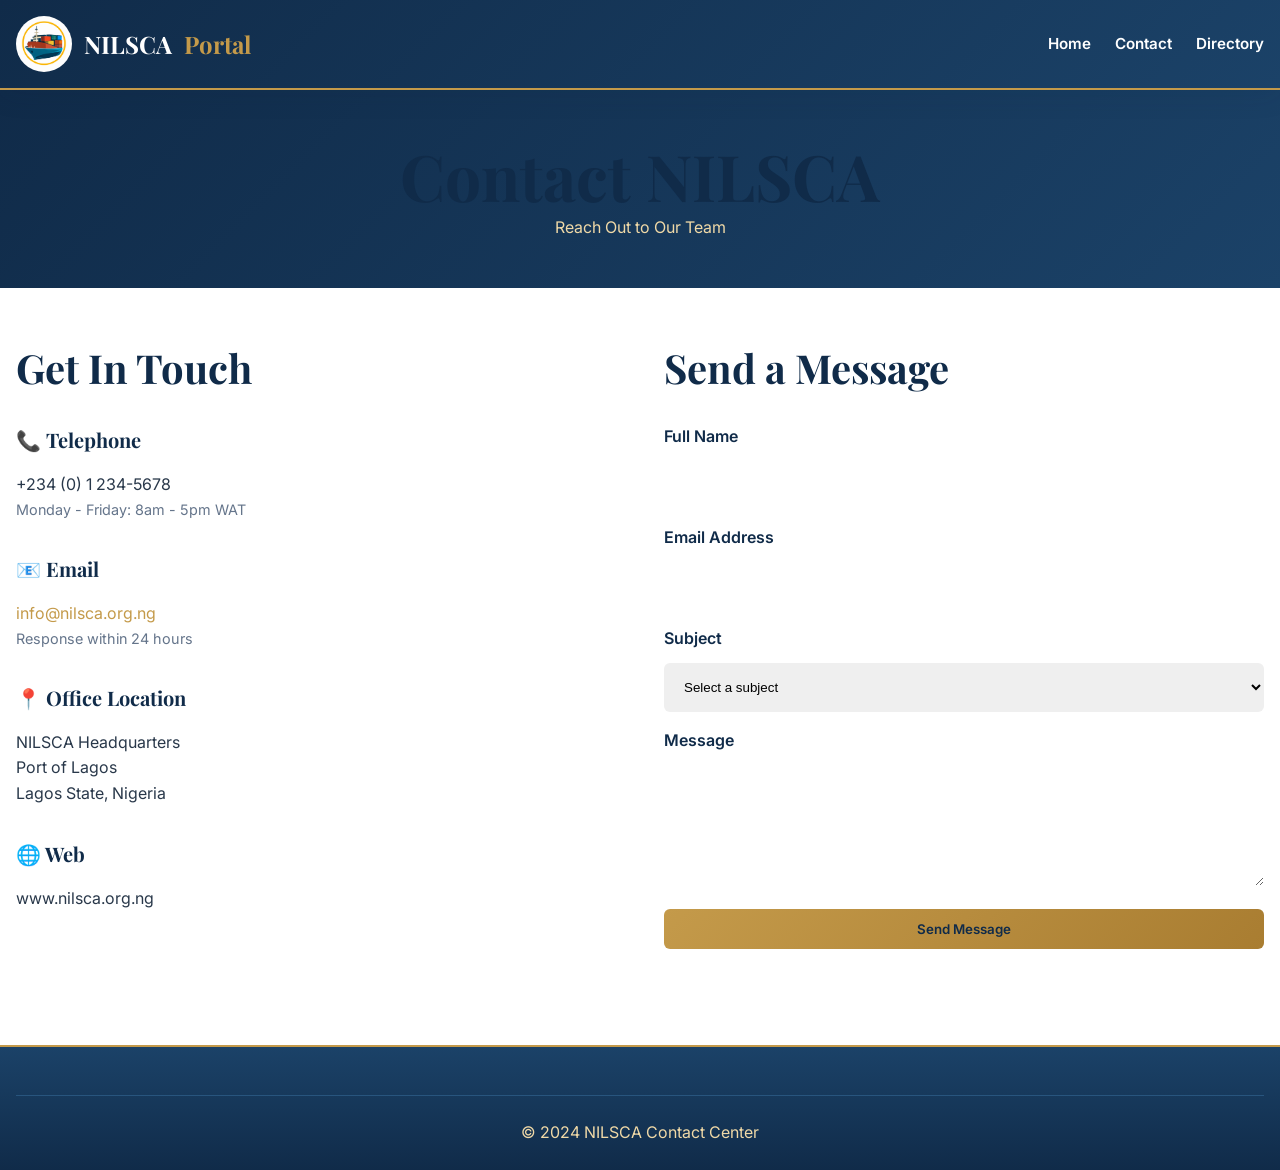
<file: contact.html>
<!doctype html>
<html lang="en">
  <head>
    <meta charset="UTF-8" />
    <meta name="viewport" content="width=device-width, initial-scale=1.0" />
    <title>Contact NILSCA - Nigerian Licensed Ship Chandlers Association</title>
    <link
      href="https://fonts.googleapis.com/css2?family=Playfair+Display:wght@600;700&family=Inter:wght@400;500;600;700&display=swap"
      rel="stylesheet"
    />
    <link rel="stylesheet" href="css/nilsca-premium.css" />
  </head>
  <body>
    <!-- Navigation -->
    <nav class="navbar">
      <div class="container">
        <div class="nav-content">
          <div class="logo">
            <img class="logo-image" src="images/company-logo.png" alt="Yannis Maritime Services logo" />
            NILSCA <span class="logo-accent">Portal</span>
          </div>
          <ul class="nav-menu">
            <li><a href="nilsca-index.html">Home</a></li>
            <li><a href="contact.html">Contact</a></li>
            <li><a href="directory.html">Directory</a></li>
          </ul>
        </div>
      </div>
    </nav>

    <!-- Page Header -->
    <section
      style="
        background: linear-gradient(
          135deg,
          var(--color-navy-900),
          var(--color-navy-800)
        );
        color: var(--color-white);
        padding: var(--spacing-2xl) 0;
        text-align: center;
      "
    >
      <div class="container">
        <h1>Contact NILSCA</h1>
        <p style="color: var(--color-gold-400)">Reach Out to Our Team</p>
      </div>
    </section>

    <!-- Contact Section -->
    <section style="padding: var(--spacing-2xl) 0">
      <div class="container">
        <div
          style="
            display: grid;
            grid-template-columns: 1fr 1fr;
            gap: var(--spacing-2xl);
          "
        >
          <!-- Contact Information -->
          <div>
            <h2
              style="
                color: var(--color-navy-900);
                margin-bottom: var(--spacing-lg);
              "
            >
              Get In Touch
            </h2>

            <div style="margin-bottom: var(--spacing-xl)">
              <h4
                style="
                  color: var(--color-navy-900);
                  margin-bottom: var(--spacing-md);
                "
              >
                📞 Telephone
              </h4>
              <p style="color: var(--color-gray-700)">+234 (0) 1 234-5678</p>
              <p style="color: var(--color-gray-600); font-size: 0.9rem">
                Monday - Friday: 8am - 5pm WAT
              </p>
            </div>

            <div style="margin-bottom: var(--spacing-xl)">
              <h4
                style="
                  color: var(--color-navy-900);
                  margin-bottom: var(--spacing-md);
                "
              >
                📧 Email
              </h4>
              <p style="color: var(--color-gray-700)">
                <a
                  href="mailto:info@nilsca.org.ng"
                  style="color: var(--color-gold-500); text-decoration: none"
                  >info@nilsca.org.ng</a
                >
              </p>
              <p style="color: var(--color-gray-600); font-size: 0.9rem">
                Response within 24 hours
              </p>
            </div>

            <div style="margin-bottom: var(--spacing-xl)">
              <h4
                style="
                  color: var(--color-navy-900);
                  margin-bottom: var(--spacing-md);
                "
              >
                📍 Office Location
              </h4>
              <p style="color: var(--color-gray-700)">
                NILSCA Headquarters<br/> Port of Lagos<br />Lagos State, Nigeria
              </p>
            </div>

            <div>
              <h4
                style="
                  color: var(--color-navy-900);
                  margin-bottom: var(--spacing-md);
                "
              >
                🌐 Web
              </h4>
              <p style="color: var(--color-gray-700)">www.nilsca.org.ng</p>
            </div>
          </div>

          <!-- Contact Form -->
          <div>
            <h2
              style="
                color: var(--color-navy-900);
                margin-bottom: var(--spacing-lg);
              "
            >
              Send a Message
            </h2>
            <form
              onsubmit="handleContactForm(event)"
              style="display: grid; gap: var(--spacing-md)"
            >
              <div>
                <label
                  style="
                    display: block;
                    color: var(--color-navy-900);
                    font-weight: 600;
                    margin-bottom: var(--spacing-sm);
                  "
                  >Full Name</label
                >
                <input
                  type="text"
                  required
                  style="
                    width: 100%;
                    padding: var(--spacing-md);
                    border: 2px solid var(--color-gray-300);
                    border-radius: 6px;
                  "
                />
              </div>

              <div>
                <label
                  style="
                    display: block;
                    color: var(--color-navy-900);
                    font-weight: 600;
                    margin-bottom: var(--spacing-sm);
                  "
                  >Email Address</label
                >
                <input
                  type="email"
                  required
                  style="
                    width: 100%;
                    padding: var(--spacing-md);
                    border: 2px solid var(--color-gray-300);
                    border-radius: 6px;
                  "
                />
              </div>

              <div>
                <label
                  style="
                    display: block;
                    color: var(--color-navy-900);
                    font-weight: 600;
                    margin-bottom: var(--spacing-sm);
                  "
                  >Subject</label
                >
                <select
                  required
                  style="
                    width: 100%;
                    padding: var(--spacing-md);
                    border: 2px solid var(--color-gray-300);
                    border-radius: 6px;
                  "
                >
                  <option value="">Select a subject</option>
                  <option value="membership">Membership Inquiry</option>
                  <option value="verification">Verification Question</option>
                  <option value="compliance">Compliance Assistance</option>
                  <option value="technical">Technical Support</option>
                  <option value="other">Other</option>
                </select>
              </div>

              <div>
                <label
                  style="
                    display: block;
                    color: var(--color-navy-900);
                    font-weight: 600;
                    margin-bottom: var(--spacing-sm);
                  "
                  >Message</label
                >
                <textarea
                  required
                  style="
                    width: 100%;
                    padding: var(--spacing-md);
                    border: 2px solid var(--color-gray-300);
                    border-radius: 6px;
                    min-height: 120px;
                  "
                ></textarea>
              </div>

              <button type="submit" class="btn btn-primary btn-block">
                Send Message
              </button>
            </form>
          </div>
        </div>
      </div>
    </section>

    <!-- Footer -->
    <footer class="footer">
      <div class="container">
        <div class="footer-bottom">
          <p>&copy; 2024 NILSCA Contact Center</p>
        </div>
      </div>
    </footer>

    <script>
      function handleContactForm(event) {
        event.preventDefault();
        alert(
          "Thank you for your message. Our team will respond within 24 hours.",
        );
        event.target.reset();
      }
    </script>
  </body>
</html>
</file>
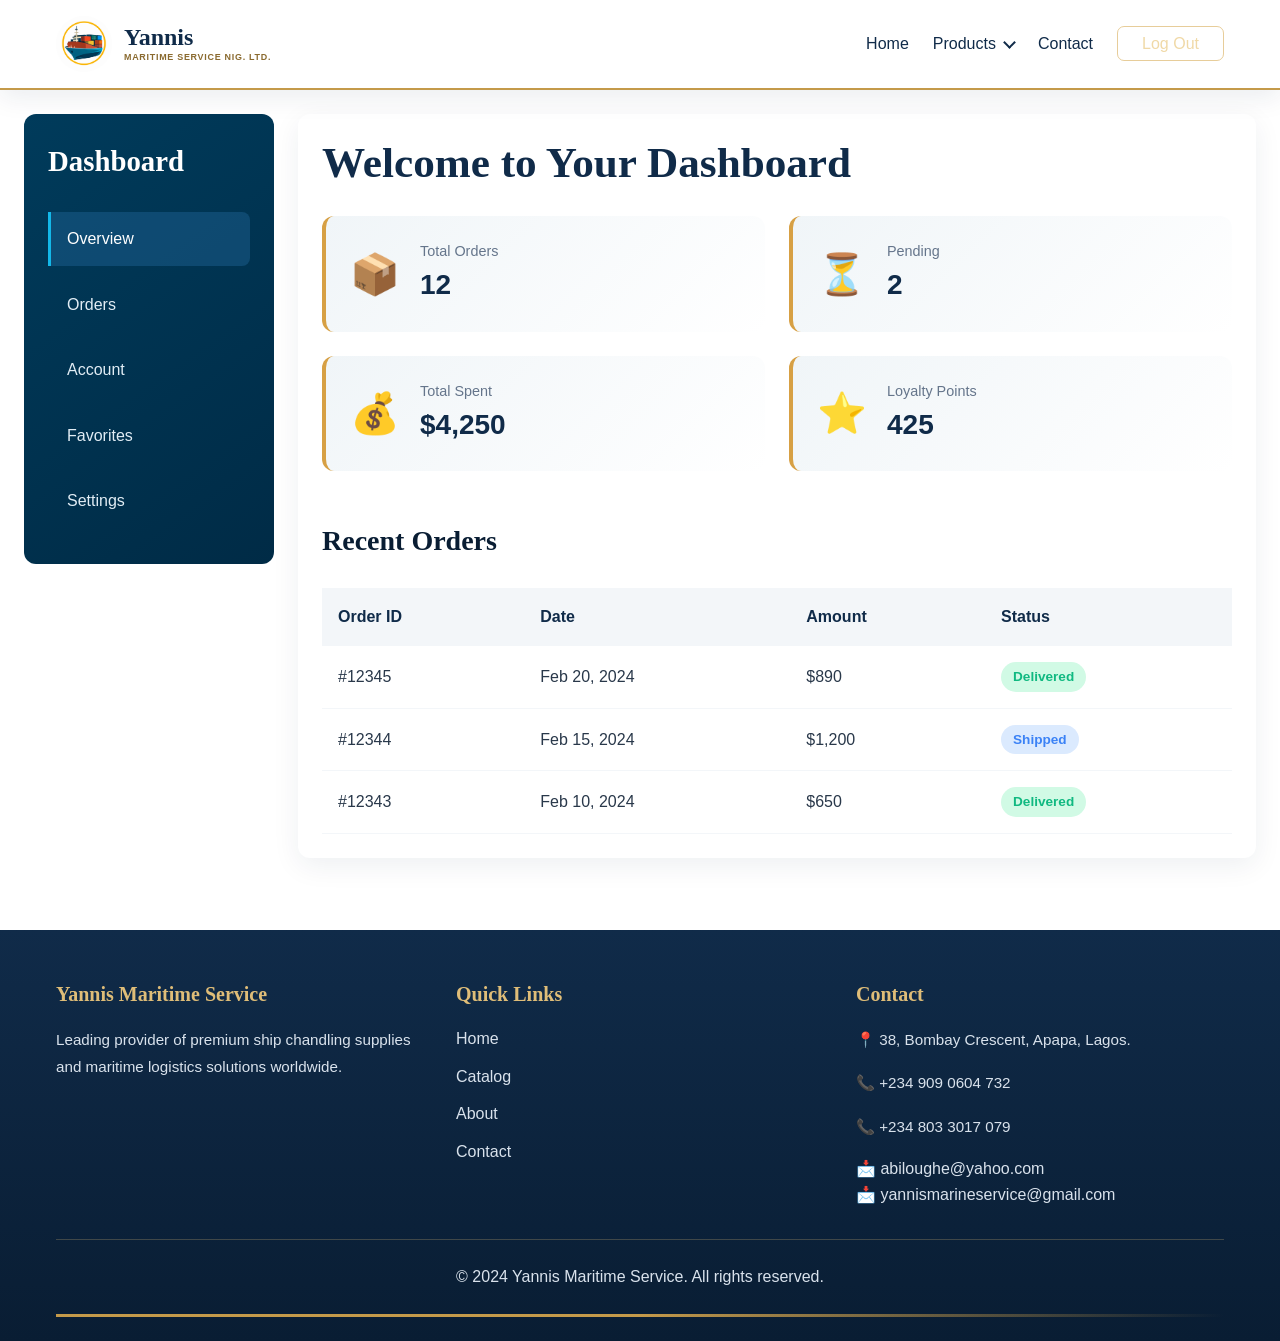
<file: dashboard.html>
<!doctype html>
<html lang="en">
  <head>
    <meta charset="UTF-8" />
    <meta name="viewport" content="width=device-width, initial-scale=1.0" />
    <title>Member Dashboard - Yannis Maritime Service</title>
    <link rel="icon" type="image/png" href="images/company-logo.png">
    <link rel="stylesheet" href="css/styles.css" />
    <link rel="stylesheet" href="css/responsive.css" />
  </head>
  <body>
    <!-- Navigation -->
    <nav class="navbar">
      <div class="container">
        <div class="nav-content">
          <div class="logo">
            <img class="logo-image" src="images/company-logo.png" alt="Yannis Maritime Services logo" />
            <span class="logo-text"
              >Yannis <span class="logo-accent">Maritime Service Nig. Ltd.</span></span
            >
          </div>

          <div class="nav-toggle" id="navToggle">
            <span></span>
            <span></span>
            <span></span>
          </div>

          <ul class="nav-menu" id="navMenu">
            <li><a href="index.html">Home</a></li>
            <li class="dropdown">
              <a href="#products" class="dropdown-toggle" aria-expanded="false">Products</a>
              <ul class="dropdown-menu">
                <li>
                  <a href="catalog.html?category=ship%20chandling">Ship Chandling &amp; Marine Supplies</a>
                </li>
                <li>
                  <a href="catalog.html?category=engines">Engine &amp; Mechanical Services</a>
                </li>
                <li>
                  <a href="catalog.html?category=cleaning">Cleaning &amp; Fumigation</a>
                </li>
                <li>
                  <a href="catalog.html?category=lubrication">Lubricating Oil &amp; Marine Chemicals</a>
                </li>
                <li>
                  <a href="catalog.html?category=water%20supply">Fresh Water Supply</a>
                </li>
                <li>
                  <a href="catalog.html?category=marine%20service">General Marine Services</a>
                </li>
              </ul>
            </li>           
            <li><a href="yannis-contact.html">Contact</a></li>
            <li><a href="login.html" class="btn-login">Log Out</a></li>
          </ul>
        </div>
      </div>
    </nav>

    <!-- Dashboard Container -->
    <div class="dashboard-wrapper">
      <!-- Sidebar -->
      <aside class="dashboard-sidebar">
        <div class="sidebar-menu">
          <h3>Dashboard</h3>
          <ul>
            <li><a href="#overview" class="menu-item active">Overview</a></li>
            <li><a href="#orders" class="menu-item">Orders</a></li>
            <li><a href="#account" class="menu-item">Account</a></li>
            <li><a href="#favorites" class="menu-item">Favorites</a></li>
            <li><a href="#settings" class="menu-item">Settings</a></li>
          </ul>
        </div>
      </aside>

      <!-- Main Content -->
      <main class="dashboard-content">
        <!-- Overview Section -->
        <section id="overview" class="dashboard-section active">
          <h2>Welcome to Your Dashboard</h2>
          <div class="stats-grid">
            <div class="stat-card">
              <div class="stat-icon">📦</div>
              <div>
                <p class="stat-label">Total Orders</p>
                <p class="stat-value">12</p>
              </div>
            </div>
            <div class="stat-card">
              <div class="stat-icon">⏳</div>
              <div>
                <p class="stat-label">Pending</p>
                <p class="stat-value">2</p>
              </div>
            </div>
            <div class="stat-card">
              <div class="stat-icon">💰</div>
              <div>
                <p class="stat-label">Total Spent</p>
                <p class="stat-value">$4,250</p>
              </div>
            </div>
            <div class="stat-card">
              <div class="stat-icon">⭐</div>
              <div>
                <p class="stat-label">Loyalty Points</p>
                <p class="stat-value">425</p>
              </div>
            </div>
          </div>

          <div class="recent-orders">
            <h3>Recent Orders</h3>
            <table>
              <thead>
                <tr>
                  <th>Order ID</th>
                  <th>Date</th>
                  <th>Amount</th>
                  <th>Status</th>
                </tr>
              </thead>
              <tbody>
                <tr>
                  <td>#12345</td>
                  <td>Feb 20, 2024</td>
                  <td>$890</td>
                  <td><span class="badge badge-delivered">Delivered</span></td>
                </tr>
                <tr>
                  <td>#12344</td>
                  <td>Feb 15, 2024</td>
                  <td>$1,200</td>
                  <td><span class="badge badge-shipped">Shipped</span></td>
                </tr>
                <tr>
                  <td>#12343</td>
                  <td>Feb 10, 2024</td>
                  <td>$650</td>
                  <td><span class="badge badge-delivered">Delivered</span></td>
                </tr>
              </tbody>
            </table>
          </div>
        </section>

        <!-- Orders Section -->
        <section id="orders" class="dashboard-section">
          <h2>Order History</h2>
          <div class="orders-list">
            <p>View all your orders and track shipments here.</p>
          </div>
        </section>

        <!-- Account Section -->
        <section id="account" class="dashboard-section">
          <h2>Account Information</h2>
          <form class="account-form">
            <div class="form-group">
              <label>First Name</label>
              <input type="text" value="John" placeholder="Enter first name" />
            </div>
            <div class="form-group">
              <label>Last Name</label>
              <input type="text" value="Smith" placeholder="Enter last name" />
            </div>
            <div class="form-group">
              <label>Email</label>
              <input
                type="email"
                value="john@example.com"
                placeholder="Enter email"
              />
            </div>
            <div class="form-group">
              <label>Company</label>
              <input
                type="text"
                value="Maritime Services Ltd"
                placeholder="Enter company name"
              />
            </div>
            <div class="form-group">
              <label>Phone</label>
              <input
                type="tel"
                value="+1 (555) 123-4567"
                placeholder="Enter phone number"
              />
            </div>
            <button type="submit" class="btn btn-primary">Save Changes</button>
          </form>
        </section>

        <!-- Favorites Section -->
        <section id="favorites" class="dashboard-section">
          <h2>Saved Favorites</h2>
          <div class="favorites-list">
            <p>Your favorite products will appear here.</p>
          </div>
        </section>

        <!-- Settings Section -->
        <section id="settings" class="dashboard-section">
          <h2>Settings</h2>
          <div class="settings-options">
            <div class="setting-item">
              <h4>Email Notifications</h4>
              <label class="toggle">
                <input type="checkbox" checked />
                <span class="toggle-switch"></span>
              </label>
            </div>
            <div class="setting-item">
              <h4>Order Updates</h4>
              <label class="toggle">
                <input type="checkbox" checked />
                <span class="toggle-switch"></span>
              </label>
            </div>
            <div class="setting-item">
              <h4>Promotional Emails</h4>
              <label class="toggle">
                <input type="checkbox" />
                <span class="toggle-switch"></span>
              </label>
            </div>
          </div>
        </section>
      </main>
    </div>

    <!-- Footer -->
    <footer class="footer">
      <div class="container">
        <div class="footer-content">
          <div class="footer-section">
            <h4>Yannis Maritime Service</h4>
            <p>
              Leading provider of premium ship chandling supplies and maritime
              logistics solutions worldwide.
            </p>
          </div>
          <div class="footer-section">
            <h4>Quick Links</h4>
            <ul>
              <li><a href="index.html">Home</a></li>
              <li><a href="catalog.html">Catalog</a></li>
              <li><a href="index.html#about">About</a></li>
              <li><a href="yannis-contact.html">Contact</a></li>
              
            </ul>
          </div>
          <div class="footer-section">
            <h4>Contact</h4>
            <p>📍 38, Bombay Crescent, Apapa, Lagos.</p>
            <p>📞 +234 909 0604 732</p>
            <p>📞 +234 803 3017 079</p>
            <a href="mailto:abiloughe@yahoo.com">
              📩 abiloughe@yahoo.com
            </a> <br>
            <a href="mailto:yannismarineservice@gmail.com">
              📩 yannismarineservice@gmail.com
            </a>
          </div>
        </div>
        <div class="footer-bottom">
          <p>&copy; 2024 Yannis Maritime Service. All rights reserved.</p>
        </div>
      </div>
    </footer>

    <script src="js/main.js"></script>
    <script src="js/dashboard.js"></script>
  </body>
</html>
</file>
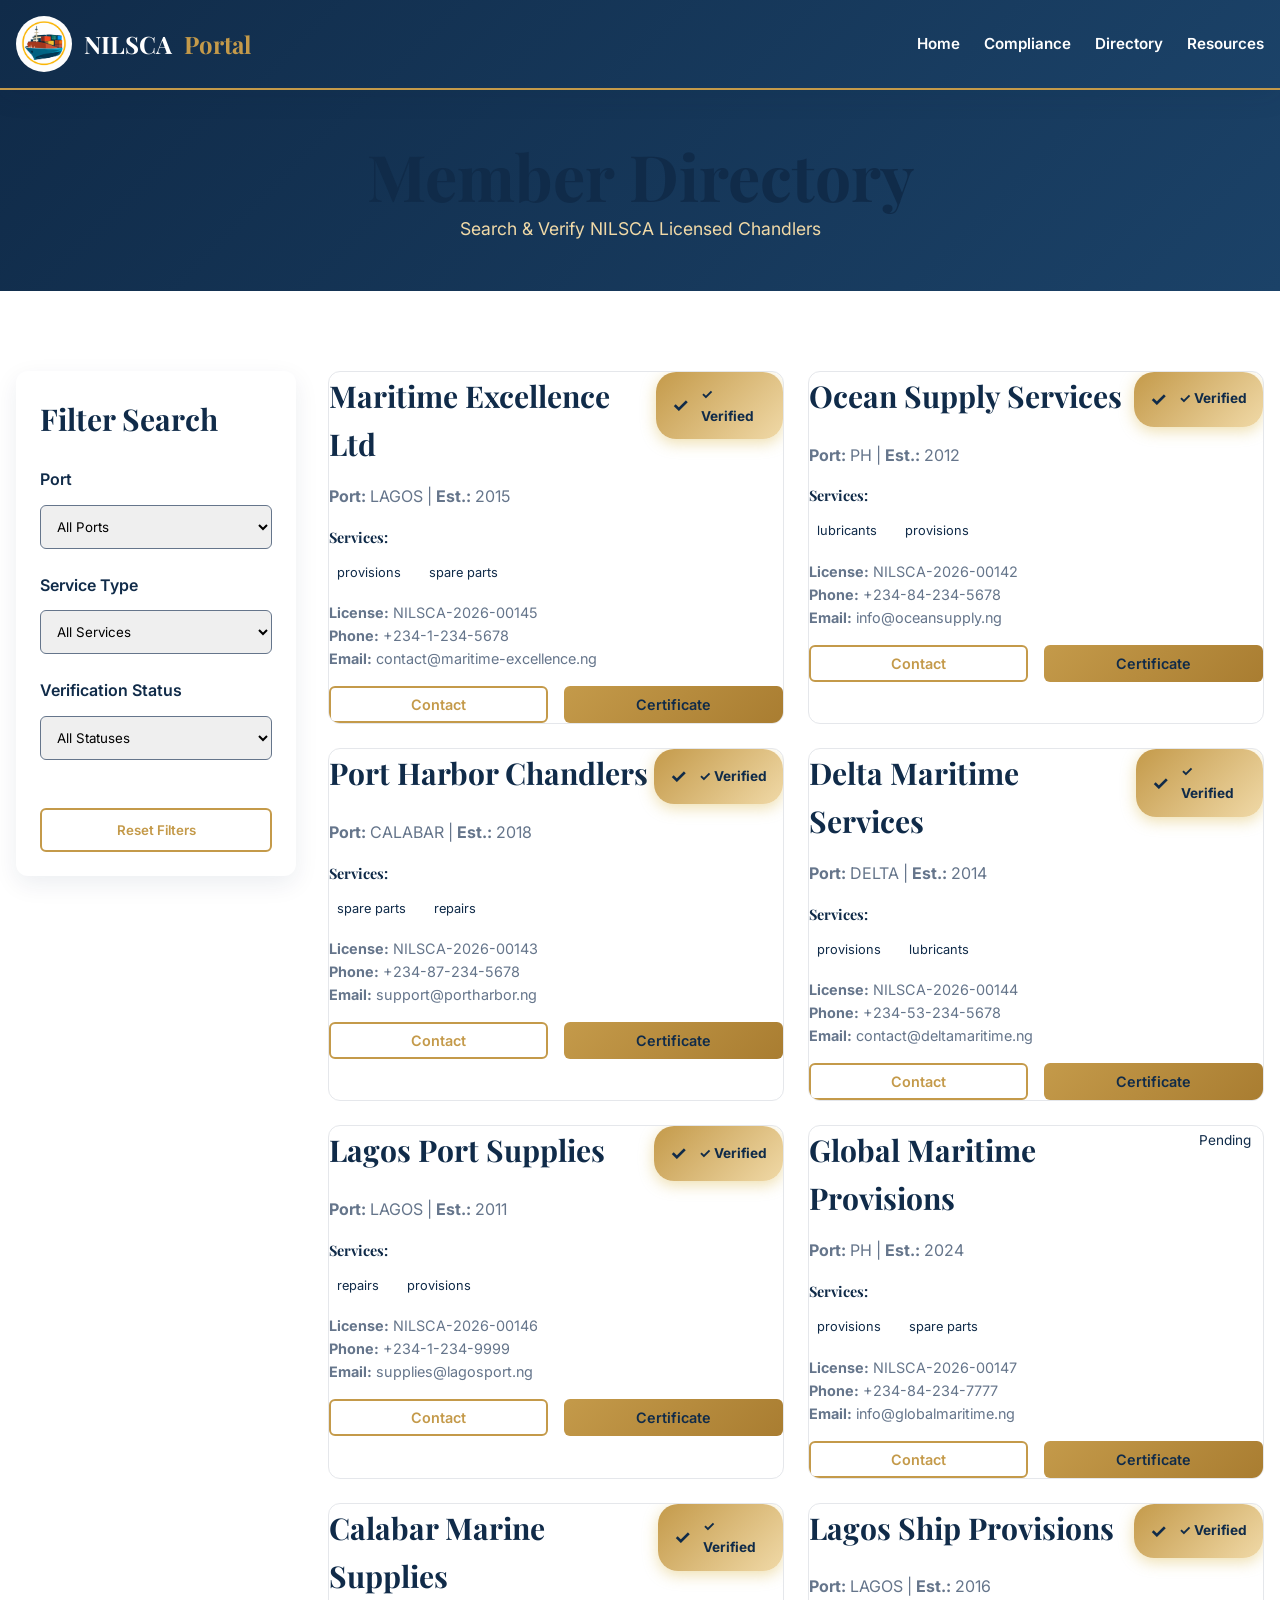
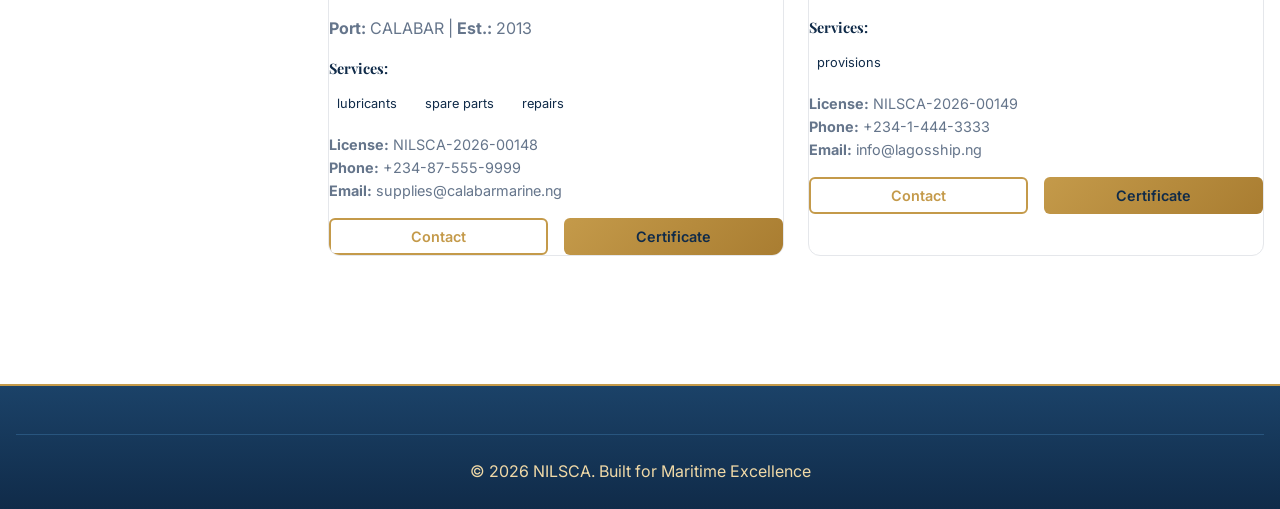
<file: directory.html>
<!doctype html>
<html lang="en">
  <head>
    <meta charset="UTF-8" />
    <meta name="viewport" content="width=device-width, initial-scale=1.0" />
    <title>Member Directory - NILSCA</title>
    <link
      href="https://fonts.googleapis.com/css2?family=Playfair+Display:wght@600;700&family=Inter:wght@400;500;600;700&display=swap"
      rel="stylesheet"
    />
    <link rel="stylesheet" href="css/nilsca-premium.css" />
    <link rel="stylesheet" href="css/responsive.css" />
  </head>
  <body>
    <!-- Navigation -->
    <nav class="navbar">
      <div class="container">
        <div class="nav-content">
          <div class="logo">
            <img class="logo-image" src="images/company-logo.png" alt="Yannis Maritime Services logo" />
            NILSCA <span class="logo-accent">Portal</span>
          </div>
          <ul class="nav-menu">
            <li><a href="nilsca-index.html">Home</a></li>
            <li><a href="#">Compliance</a></li>
            <li><a href="directory.html">Directory</a></li>
            <li><a href="#">Resources</a></li>
          </ul>
        </div>
      </div>
    </nav>

    <!-- Page Header -->
    <section
      style="
        background: linear-gradient(
          135deg,
          var(--color-navy-900),
          var(--color-navy-800)
        );
        color: var(--color-white);
        padding: var(--spacing-2xl) 0;
        text-align: center;
      "
    >
      <div class="container">
        <h1>Member Directory</h1>
        <p style="color: var(--color-gold-400); font-size: 1.1rem">
          Search & Verify NILSCA Licensed Chandlers
        </p>
      </div>
    </section>

    <!-- Directory Section -->
    <section style="padding: var(--spacing-2xl) 0">
      <div class="container">
        <div class="directory-container">
          <!-- Filters -->
          <aside class="directory-filters">
            <h3 style="margin-bottom: var(--spacing-lg)">Filter Search</h3>

            <div class="filter-group">
              <label>Port</label>
              <select id="portFilter" onchange="filterMembers()">
                <option value="">All Ports</option>
                <option value="lagos">Lagos</option>
                <option value="ph">Port Harcourt</option>
                <option value="calabar">Calabar</option>
                <option value="delta">Delta Port</option>
              </select>
            </div>

            <div class="filter-group">
              <label>Service Type</label>
              <select id="serviceFilter" onchange="filterMembers()">
                <option value="">All Services</option>
                <option value="provisions">Food & Provisions</option>
                <option value="lubricants">Lubricants</option>
                <option value="spare-parts">Spare Parts</option>
                <option value="repairs">Repairs & Maintenance</option>
              </select>
            </div>

            <div class="filter-group">
              <label>Verification Status</label>
              <select id="statusFilter" onchange="filterMembers()">
                <option value="">All Statuses</option>
                <option value="verified">Verified ✓</option>
                <option value="pending">Pending Review</option>
              </select>
            </div>

            <button
              class="btn btn-secondary btn-block"
              onclick="resetFilters()"
              style="margin-top: var(--spacing-lg)"
            >
              Reset Filters
            </button>
          </aside>

          <!-- Member Grid -->
          <main>
            <div id="memberGrid" class="member-grid">
              <!-- Members will be loaded here -->
            </div>
          </main>
        </div>
      </div>
    </section>

    <!-- Footer -->
    <footer class="footer">
      <div class="container">
        <div class="footer-bottom">
          <p>&copy; 2026 NILSCA. Built for Maritime Excellence</p>
        </div>
      </div>
    </footer>

    <script src="js/nilsca-members.js"></script>
  </body>
</html>
</file>
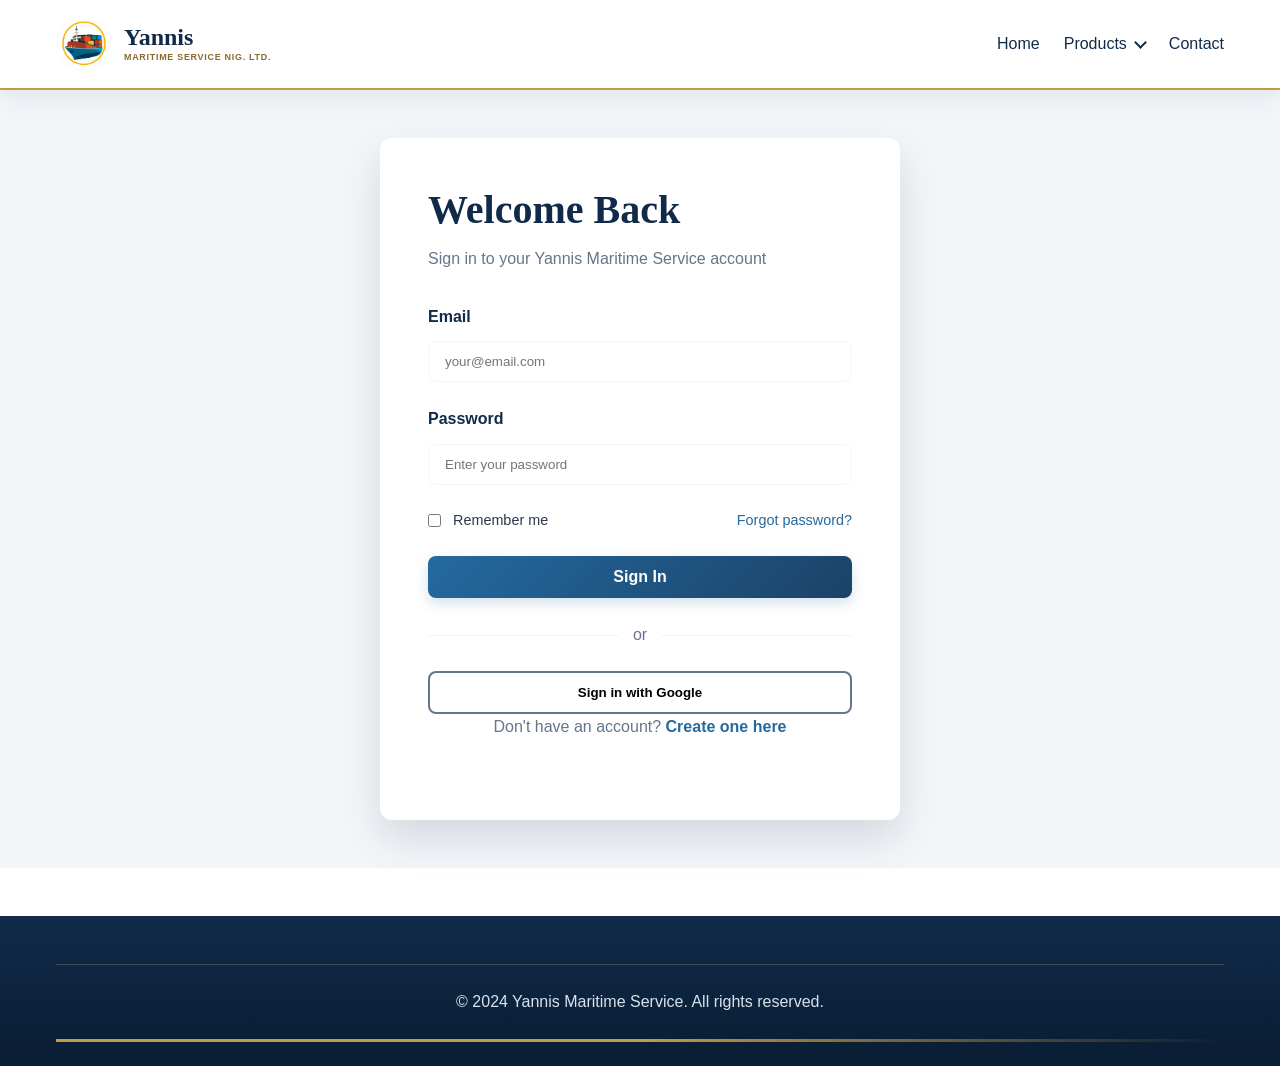
<file: login.html>
<!doctype html>
<html lang="en">
  <head>
    <meta charset="UTF-8" />
    <meta name="viewport" content="width=device-width, initial-scale=1.0" />
    <title>Login - Yannis Maritime Service</title>
    <link rel="icon" type="image/png" href="images/company-logo.png">
    <link rel="stylesheet" href="css/styles.css" />
    <link rel="stylesheet" href="css/responsive.css" />
  </head>
  <body>
    <!-- Navigation -->
    <nav class="navbar">
      <div class="container">
        <div class="nav-content">
          <div class="logo">
            <img class="logo-image" src="images/company-logo.png" alt="Yannis Maritime Services logo" />
            <span class="logo-text"
              >Yannis <span class="logo-accent"> Maritime Service Nig. Ltd.</span></span
            >
          </div>

          <div class="nav-toggle" id="navToggle">
            <span></span>
            <span></span>
            <span></span>
          </div>

          <ul class="nav-menu" id="navMenu">
            <li><a href="index.html">Home</a></li>
            <li class="dropdown">
              <a href="#products" class="dropdown-toggle" aria-expanded="false">Products</a>
              <ul class="dropdown-menu">
                <li>
                  <a href="catalog.html?category=ship%20chandling">Ship Chandling &amp; Marine Supplies</a>
                </li>
                <li>
                  <a href="catalog.html?category=engines">Engine &amp; Mechanical Services</a>
                </li>
                <li>
                  <a href="catalog.html?category=cleaning">Cleaning &amp; Fumigation</a>
                </li>
                <li>
                  <a href="catalog.html?category=lubrication">Lubricating Oil &amp; Marine Chemicals</a>
                </li>
                <li>
                  <a href="catalog.html?category=water%20supply">Fresh Water Supply</a>
                </li>
                <li>
                  <a href="catalog.html?category=marine%20service">General Marine Services</a>
                </li>
              </ul>
            </li>           
            <li><a href="yannis-contact.html">Contact</a></li>
          </ul>
        </div>
      </div>
    </nav>

    <!-- Login Section -->
    <section class="login-section">
      <div class="login-container">
        <div class="login-box">
          <h2>Welcome Back</h2>
          <p>Sign in to your Yannis Maritime Service account</p>

          <form class="login-form" onsubmit="handleLogin(event)">
            <div class="form-group">
              <label for="email">Email</label>
              <input
                type="email"
                id="email"
                name="email"
                placeholder="your@email.com"
                required
              />
            </div>

            <div class="form-group">
              <label for="password">Password</label>
              <input
                type="password"
                id="password"
                name="password"
                placeholder="Enter your password"
                required
              />
            </div>

            <div class="form-remember">
              <label> <input type="checkbox" /> Remember me </label>
              <a href="#forgot">Forgot password?</a>
            </div>

            <button type="submit" class="btn btn-primary btn-block">
              Sign In
            </button>
          </form>

          <div class="login-divider">or</div>

          <div class="login-alternative">
            <button class="btn-alt">Sign in with Google</button>
          </div>

          <p class="login-footer">
            Don't have an account? <a href="#register">Create one here</a>
          </p>
        </div>

      </div>
    </section>

    <!-- Footer -->
    <footer class="footer">
      <div class="container">
        <div class="footer-bottom">
          <p>&copy; 2024 Yannis Maritime Service. All rights reserved.</p>
        </div>
      </div>
    </footer>

    <script src="js/main.js"></script>
    <script>
      function handleLogin(event) {
        event.preventDefault();
        // Simple demo - just redirect to dashboard
        alert("Login successful! Redirecting to dashboard...");
        window.location.href = "dashboard.html";
      }
    </script>
  </body>
</html>
</file>
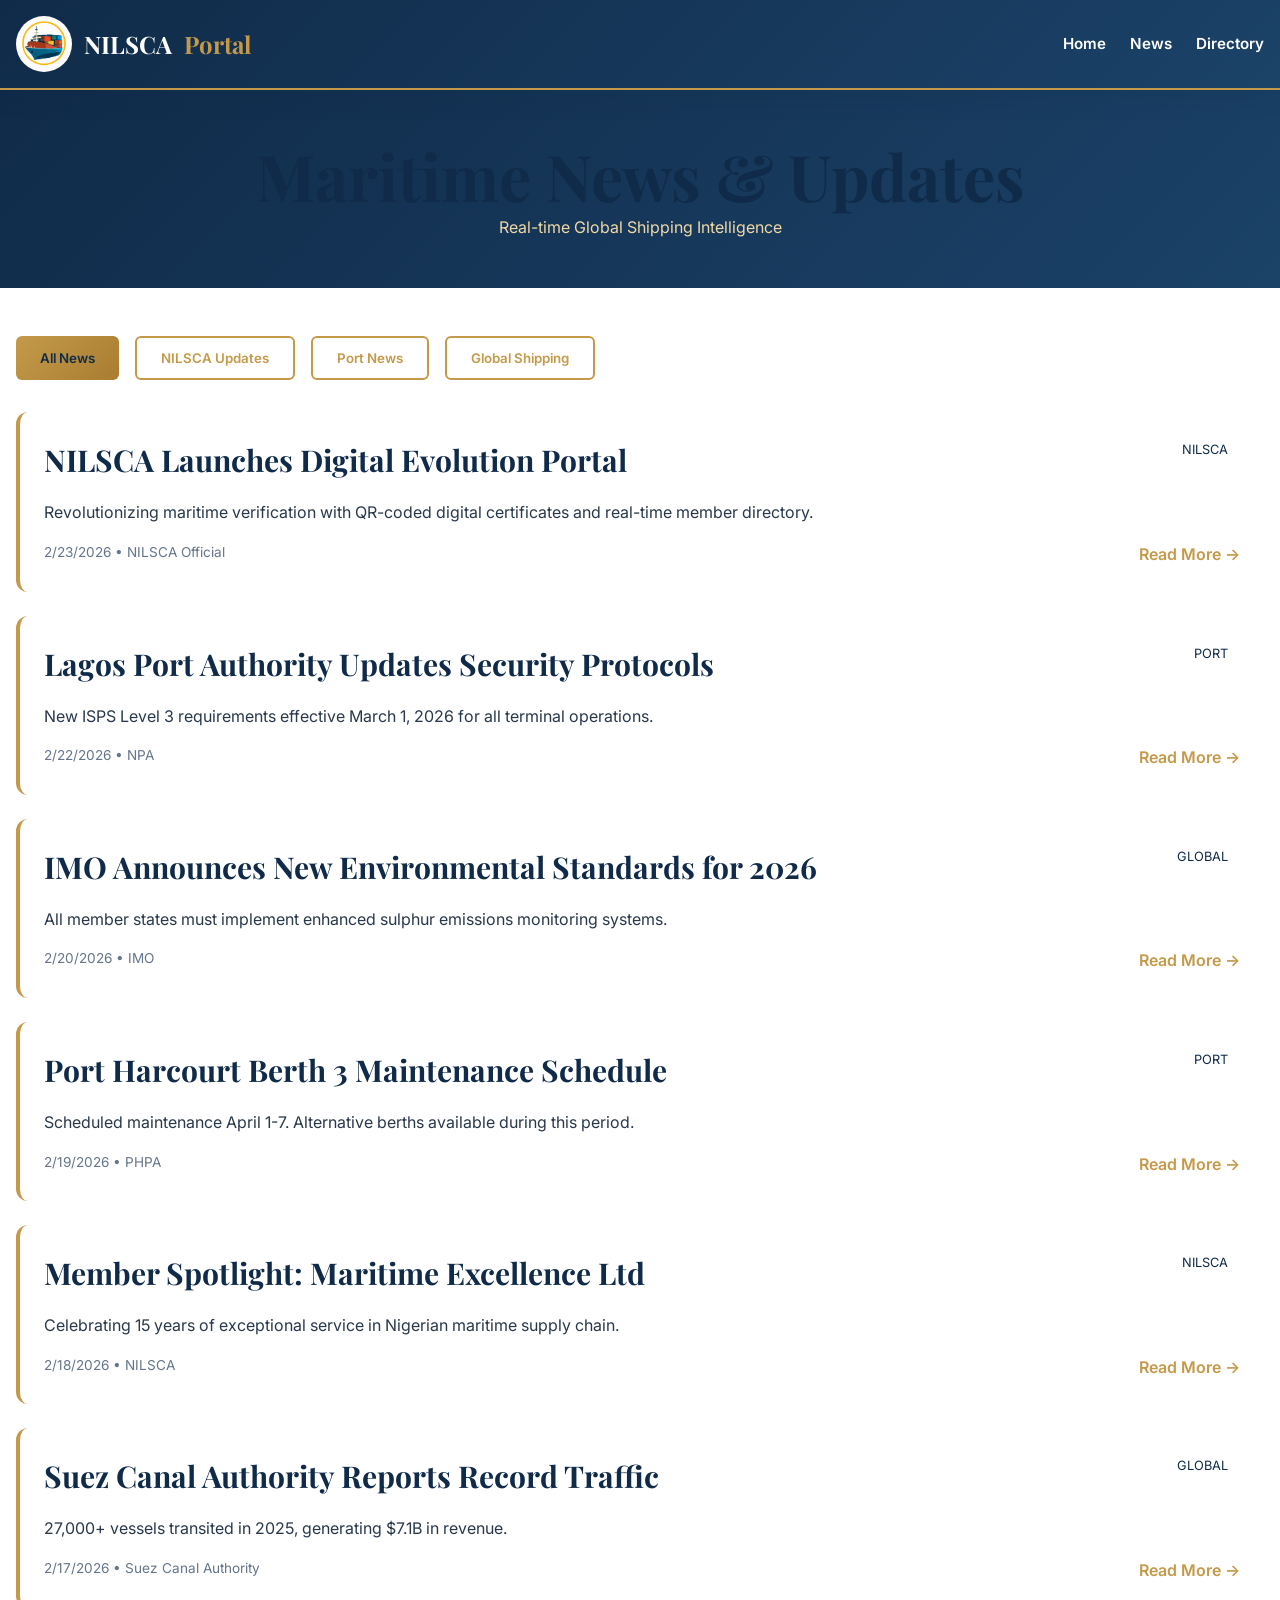
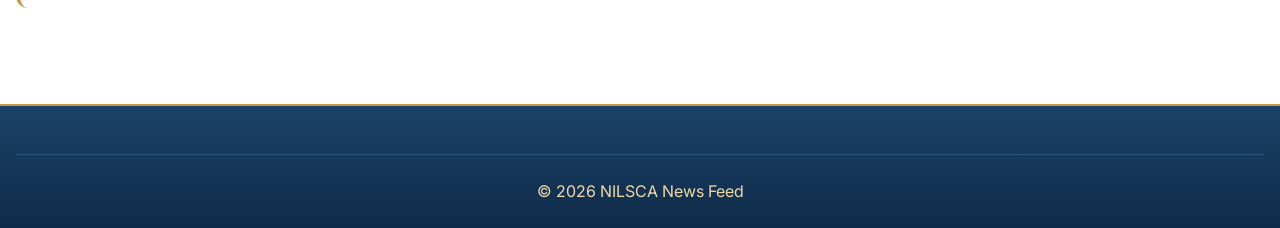
<file: news.html>
<!doctype html>
<html lang="en">
  <head>
    <meta charset="UTF-8" />
    <meta name="viewport" content="width=device-width, initial-scale=1.0" />
    <title>News & Updates - NILSCA</title>
    <link
      href="https://fonts.googleapis.com/css2?family=Playfair+Display:wght@600;700&family=Inter:wght@400;500;600;700&display=swap"
      rel="stylesheet"
    />
    <link rel="stylesheet" href="css/nilsca-premium.css" />
  </head>
  <body>
    <!-- Navigation -->
    <nav class="navbar">
      <div class="container">
        <div class="nav-content">
          <div class="logo">
            <img class="logo-image" src="images/company-logo.png" alt="Yannis Maritime Services logo" />
            NILSCA <span class="logo-accent">Portal</span>
          </div>
          <ul class="nav-menu">
            <li><a href="nilsca-index.html">Home</a></li>
            <li><a href="news.html">News</a></li>
            <li><a href="directory.html">Directory</a></li>
          </ul>
        </div>
      </div>
    </nav>

    <!-- Page Header -->
    <section
      style="
        background: linear-gradient(
          135deg,
          var(--color-navy-900),
          var(--color-navy-800)
        );
        color: var(--color-white);
        padding: var(--spacing-2xl) 0;
        text-align: center;
      "
    >
      <div class="container">
        <h1>Maritime News & Updates</h1>
        <p style="color: var(--color-gold-400)">
          Real-time Global Shipping Intelligence
        </p>
      </div>
    </section>

    <!-- News Feed -->
    <section style="padding: var(--spacing-2xl) 0">
      <div class="container">
        <!-- Category Filter -->
        <div
          style="
            margin-bottom: var(--spacing-xl);
            display: flex;
            gap: var(--spacing-md);
            flex-wrap: wrap;
          "
        >
          <button class="btn btn-primary" onclick="filterNews('all')">
            All News
          </button>
          <button class="btn btn-secondary" onclick="filterNews('nilsca')">
            NILSCA Updates
          </button>
          <button class="btn btn-secondary" onclick="filterNews('port')">
            Port News
          </button>
          <button class="btn btn-secondary" onclick="filterNews('global')">
            Global Shipping
          </button>
        </div>

        <!-- News List -->
        <div id="newsFeed" style="display: grid; gap: var(--spacing-lg)">
          <!-- News items will load here -->
        </div>
      </div>
    </section>

    <!-- Footer -->
    <footer class="footer">
      <div class="container">
        <div class="footer-bottom">
          <p>&copy; 2026 NILSCA News Feed</p>
        </div>
      </div>
    </footer>

    <script>
      // Sample News Data
      const newsArticles = [
        {
          id: 1,
          category: "nilsca",
          title: "NILSCA Launches Digital Evolution Portal",
          excerpt:
            "Revolutionizing maritime verification with QR-coded digital certificates and real-time member directory.",
          date: "2026-02-23",
          source: "NILSCA Official",
        },
        {
          id: 2,
          category: "port",
          title: "Lagos Port Authority Updates Security Protocols",
          excerpt:
            "New ISPS Level 3 requirements effective March 1, 2026 for all terminal operations.",
          date: "2026-02-22",
          source: "NPA",
        },
        {
          id: 3,
          category: "global",
          title: "IMO Announces New Environmental Standards for 2026",
          excerpt:
            "All member states must implement enhanced sulphur emissions monitoring systems.",
          date: "2026-02-20",
          source: "IMO",
        },
        {
          id: 4,
          category: "port",
          title: "Port Harcourt Berth 3 Maintenance Schedule",
          excerpt:
            "Scheduled maintenance April 1-7. Alternative berths available during this period.",
          date: "2026-02-19",
          source: "PHPA",
        },
        {
          id: 5,
          category: "nilsca",
          title: "Member Spotlight: Maritime Excellence Ltd",
          excerpt:
            "Celebrating 15 years of exceptional service in Nigerian maritime supply chain.",
          date: "2026-02-18",
          source: "NILSCA",
        },
        {
          id: 6,
          category: "global",
          title: "Suez Canal Authority Reports Record Traffic",
          excerpt:
            "27,000+ vessels transited in 2025, generating $7.1B in revenue.",
          date: "2026-02-17",
          source: "Suez Canal Authority",
        },
      ];

      // Load News on Page Load
      document.addEventListener("DOMContentLoaded", () => {
        displayNews(newsArticles);
      });

      // Display News
      function displayNews(articles) {
        const feed = document.getElementById("newsFeed");
        feed.innerHTML = articles
          .map(
            (article) => `
                <div style="background: white; padding: var(--spacing-lg); border-radius: 12px; border-left: 4px solid var(--color-gold-500); box-shadow: var(--shadow-sm);">
                    <div style="display: flex; justify-content: space-between; align-items: start; margin-bottom: var(--spacing-md);">
                        <h3 style="color: var(--color-navy-900);">${article.title}</h3>
                        <span style="background: var(--color-gold-200); color: var(--color-navy-900); padding: 4px 12px; border-radius: 20px; font-size: 0.8rem; white-space: nowrap;">
                            ${article.category.toUpperCase()}
                        </span>
                    </div>
                    <p style="color: var(--color-gray-700); margin-bottom: var(--spacing-md);">${article.excerpt}</p>
                    <div style="display: flex; justify-content: space-between;">
                        <p style="font-size: 0.85rem; color: var(--color-gray-600);">
                            ${new Date(article.date).toLocaleDateString()} • ${article.source}
                        </p>
                        <a href="#" style="color: var(--color-gold-500); text-decoration: none; font-weight: 600;">Read More →</a>
                    </div>
                </div>
            `,
          )
          .join("");
      }

      // Filter News
      function filterNews(category) {
        const filtered =
          category === "all"
            ? newsArticles
            : newsArticles.filter((a) => a.category === category);
        displayNews(filtered);
      }
    </script>
  </body>
</html>
</file>
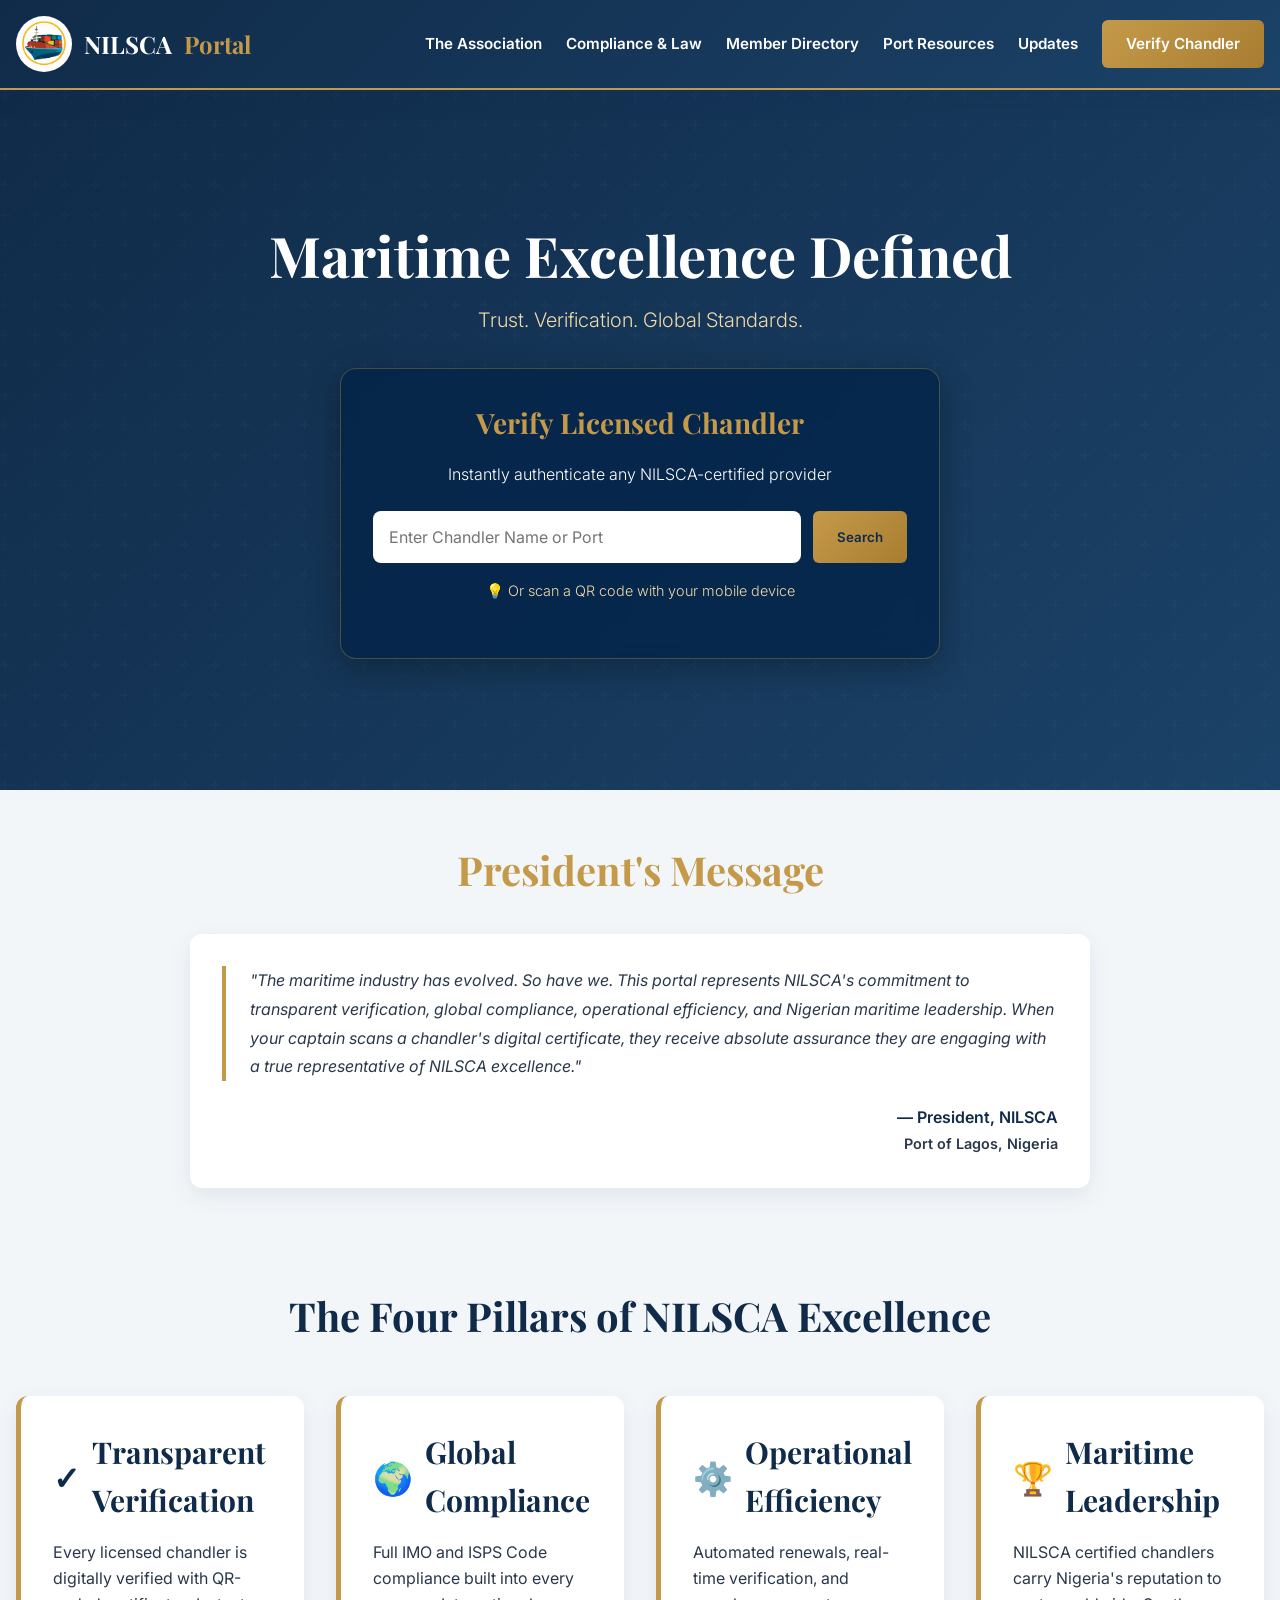
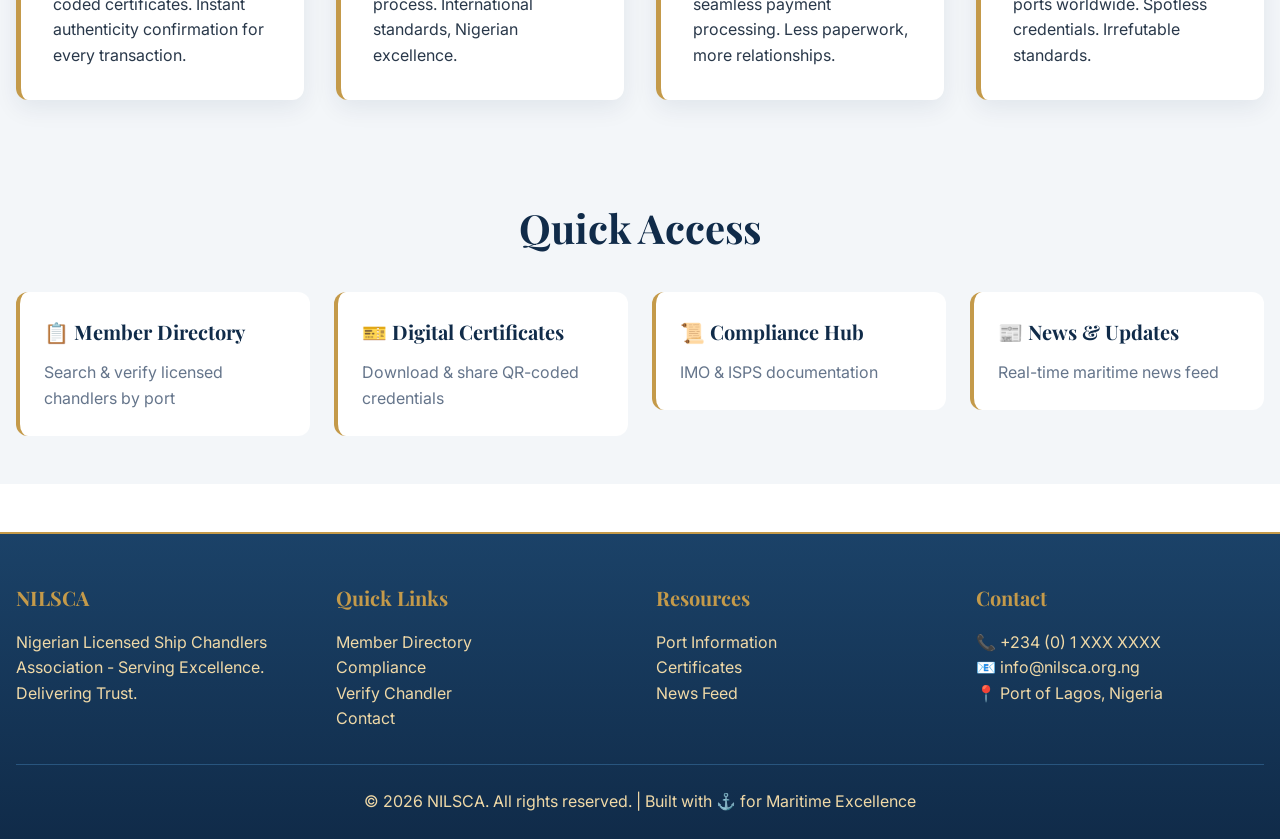
<file: nilsca-index.html>
<!doctype html>
<html lang="en">
  <head>
    <meta charset="UTF-8" />
    <meta name="viewport" content="width=device-width, initial-scale=1.0" />
    <title>NILSCA - Nigerian Licensed Ship Chandlers Association</title>
    <link
      href="https://fonts.googleapis.com/css2?family=Playfair+Display:wght@600;700&family=Inter:wght@400;500;600;700&family=Space+Mono:wght@400;700&display=swap"
      rel="stylesheet"
    />
    <link rel="stylesheet" href="css/nilsca-premium.css" />
    <link rel="stylesheet" href="css/responsive.css" />
  </head>
  <body>
    <!-- Navigation -->
    <nav class="navbar">
      <div class="container">
        <div class="nav-content">
          <div class="logo">
            <img class="logo-image" src="images/company-logo.png" alt="Yannis Maritime Services logo" />
            NILSCA <span class="logo-accent">Portal</span>
          </div>

          <div class="nav-toggle" id="navToggle">
            <span></span>
            <span></span>
            <span></span>
          </div>

          <ul class="nav-menu" id="navMenu">
            <li><a href="#">The Association</a></li>
            <li><a href="compliance.html">Compliance & Law</a></li>
            <li><a href="directory.html">Member Directory</a></li>
            <li><a href="ports.html">Port Resources</a></li>
            <li><a href="news.html">Updates</a></li>
            <li>
              <a href="verify.html" class="btn btn-primary">Verify Chandler</a>
            </li>
          </ul>
        </div>
      </div>
    </nav>

    <!-- Hero Section with Glassmorphism CTA -->
    <section class="hero">
      <div class="hero-content">
        <h1>Maritime Excellence Defined</h1>
        <p>Trust. Verification. Global Standards.</p>

        <!-- Glassmorphism CTA Box -->
        <div class="cta-glass">
          <h2>Verify Licensed Chandler</h2>
          <p>Instantly authenticate any NILSCA-certified provider</p>
          <form class="search-box" onsubmit="handleVerification(event)">
            <input
              type="text"
              id="chandlerName"
              placeholder="Enter Chandler Name or Port"
              required
            />
            <button type="submit" class="btn btn-primary">Search</button>
          </form>
          <p style="font-size: 0.9rem; color: var(--color-gold-400)">
            💡 Or scan a QR code with your mobile device
          </p>
        </div>
      </div>
    </section>

    <!-- Welcome from President -->
    <section class="trust-section">
      <div class="container">
        <h2 style="text-align: center; margin-bottom: var(--spacing-xl)">
          <span style="color: var(--color-gold-500)">President's Message</span>
        </h2>
        <div
          style="
            max-width: 900px;
            margin: 0 auto;
            background: var(--color-white);
            padding: var(--spacing-xl);
            border-radius: 12px;
            box-shadow: var(--shadow-md);
          "
        >
          <blockquote
            style="
              font-style: italic;
              color: var(--color-gray-700);
              line-height: 1.8;
              border-left: 4px solid var(--color-gold-500);
              padding-left: var(--spacing-lg);
            "
          >
            "The maritime industry has evolved. So have we. This portal
            represents NILSCA's commitment to transparent verification, global
            compliance, operational efficiency, and Nigerian maritime
            leadership. When your captain scans a chandler's digital
            certificate, they receive absolute assurance they are engaging with
            a true representative of NILSCA excellence."
          </blockquote>
          <p
            style="
              margin-top: var(--spacing-lg);
              text-align: right;
              color: var(--color-navy-900);
              font-weight: 600;
            "
          >
            — President, NILSCA<br />
            <span style="font-size: 0.9rem; color: var(--color-gray-700)"
              >Port of Lagos, Nigeria</span
            >
          </p>
        </div>
      </div>
    </section>

    <!-- Trust Pillars -->
    <section class="trust-section">
      <div class="container">
        <h2 style="text-align: center; margin-bottom: var(--spacing-2xl)">
          The Four Pillars of NILSCA Excellence
        </h2>

        <div class="trust-grid">
          <div class="trust-card">
            <h3><span class="icon">✓</span> Transparent Verification</h3>
            <p>
              Every licensed chandler is digitally verified with QR-coded
              certificates. Instant authenticity confirmation for every
              transaction.
            </p>
          </div>

          <div class="trust-card">
            <h3><span class="icon">🌍</span> Global Compliance</h3>
            <p>
              Full IMO and ISPS Code compliance built into every process.
              International standards, Nigerian excellence.
            </p>
          </div>

          <div class="trust-card">
            <h3><span class="icon">⚙️</span> Operational Efficiency</h3>
            <p>
              Automated renewals, real-time verification, and seamless payment
              processing. Less paperwork, more relationships.
            </p>
          </div>

          <div class="trust-card">
            <h3><span class="icon">🏆</span> Maritime Leadership</h3>
            <p>
              NILSCA certified chandlers carry Nigeria's reputation to ports
              worldwide. Spotless credentials. Irrefutable standards.
            </p>
          </div>
        </div>
      </div>
    </section>

    <!-- Quick Links -->
    <section
      style="padding: var(--spacing-2xl) 0; background: var(--color-gray-50)"
    >
      <div class="container">
        <h2 style="text-align: center; margin-bottom: var(--spacing-xl)">
          Quick Access
        </h2>

        <div
          style="
            display: grid;
            grid-template-columns: repeat(auto-fit, minmax(250px, 1fr));
            gap: var(--spacing-lg);
          "
        >
          <a href="directory.html" style="text-decoration: none">
            <div
              style="
                background: var(--color-white);
                padding: var(--spacing-lg);
                border-radius: 12px;
                border-left: 4px solid var(--color-gold-500);
                cursor: pointer;
                transition: all 0.3s;
                box-shadow: var(--shadow-sm);
              "
            >
              <h4
                style="
                  color: var(--color-navy-900);
                  margin-bottom: var(--spacing-sm);
                "
              >
                📋 Member Directory
              </h4>
              <p style="color: var(--color-gray-600)">
                Search & verify licensed chandlers by port
              </p>
            </div>
          </a>

          <a href="certificates.html" style="text-decoration: none">
            <div
              style="
                background: var(--color-white);
                padding: var(--spacing-lg);
                border-radius: 12px;
                border-left: 4px solid var(--color-gold-500);
                cursor: pointer;
                transition: all 0.3s;
                box-shadow: var(--shadow-sm);
              "
            >
              <h4
                style="
                  color: var(--color-navy-900);
                  margin-bottom: var(--spacing-sm);
                "
              >
                🎫 Digital Certificates
              </h4>
              <p style="color: var(--color-gray-600)">
                Download & share QR-coded credentials
              </p>
            </div>
          </a>

          <a href="compliance.html" style="text-decoration: none">
            <div
              style="
                background: var(--color-white);
                padding: var(--spacing-lg);
                border-radius: 12px;
                border-left: 4px solid var(--color-gold-500);
                cursor: pointer;
                transition: all 0.3s;
                box-shadow: var(--shadow-sm);
              "
            >
              <h4
                style="
                  color: var(--color-navy-900);
                  margin-bottom: var(--spacing-sm);
                "
              >
                📜 Compliance Hub
              </h4>
              <p style="color: var(--color-gray-600)">
                IMO & ISPS documentation
              </p>
            </div>
          </a>

          <a href="news.html" style="text-decoration: none">
            <div
              style="
                background: var(--color-white);
                padding: var(--spacing-lg);
                border-radius: 12px;
                border-left: 4px solid var(--color-gold-500);
                cursor: pointer;
                transition: all 0.3s;
                box-shadow: var(--shadow-sm);
              "
            >
              <h4
                style="
                  color: var(--color-navy-900);
                  margin-bottom: var(--spacing-sm);
                "
              >
                📰 News & Updates
              </h4>
              <p style="color: var(--color-gray-600)">
                Real-time maritime news feed
              </p>
            </div>
          </a>
        </div>
      </div>
    </section>

    <!-- Footer -->
    <footer class="footer">
      <div class="container">
        <div class="footer-content">
          <div class="footer-section">
            <h4>NILSCA</h4>
            <p>
              Nigerian Licensed Ship Chandlers Association - Serving Excellence.
              Delivering Trust.
            </p>
          </div>
          <div class="footer-section">
            <h4>Quick Links</h4>
            <ul style="list-style: none">
              <li><a href="directory.html">Member Directory</a></li>
              <li><a href="compliance.html">Compliance</a></li>
              <li><a href="verify.html">Verify Chandler</a></li>
              <li><a href="contact.html">Contact</a></li>
            </ul>
          </div>
          <div class="footer-section">
            <h4>Resources</h4>
            <ul style="list-style: none">
              <li><a href="ports.html">Port Information</a></li>
              <li><a href="certificates.html">Certificates</a></li>
              <li><a href="news.html">News Feed</a></li>
            </ul>
          </div>
          <div class="footer-section">
            <h4>Contact</h4>
            <p>
              📞 +234 (0) 1 XXX XXXX<br />📧 info@nilsca.org.ng<br />📍 Port of
              Lagos, Nigeria
            </p>
          </div>
        </div>
        <div class="footer-bottom">
          <p>
            &copy; 2026 NILSCA. All rights reserved. | Built with ⚓ for
            Maritime Excellence
          </p>
        </div>
      </div>
    </footer>

    <script src="js/main.js"></script>
    <script src="js/nilsca-portal.js"></script>
  </body>
</html>
</file>
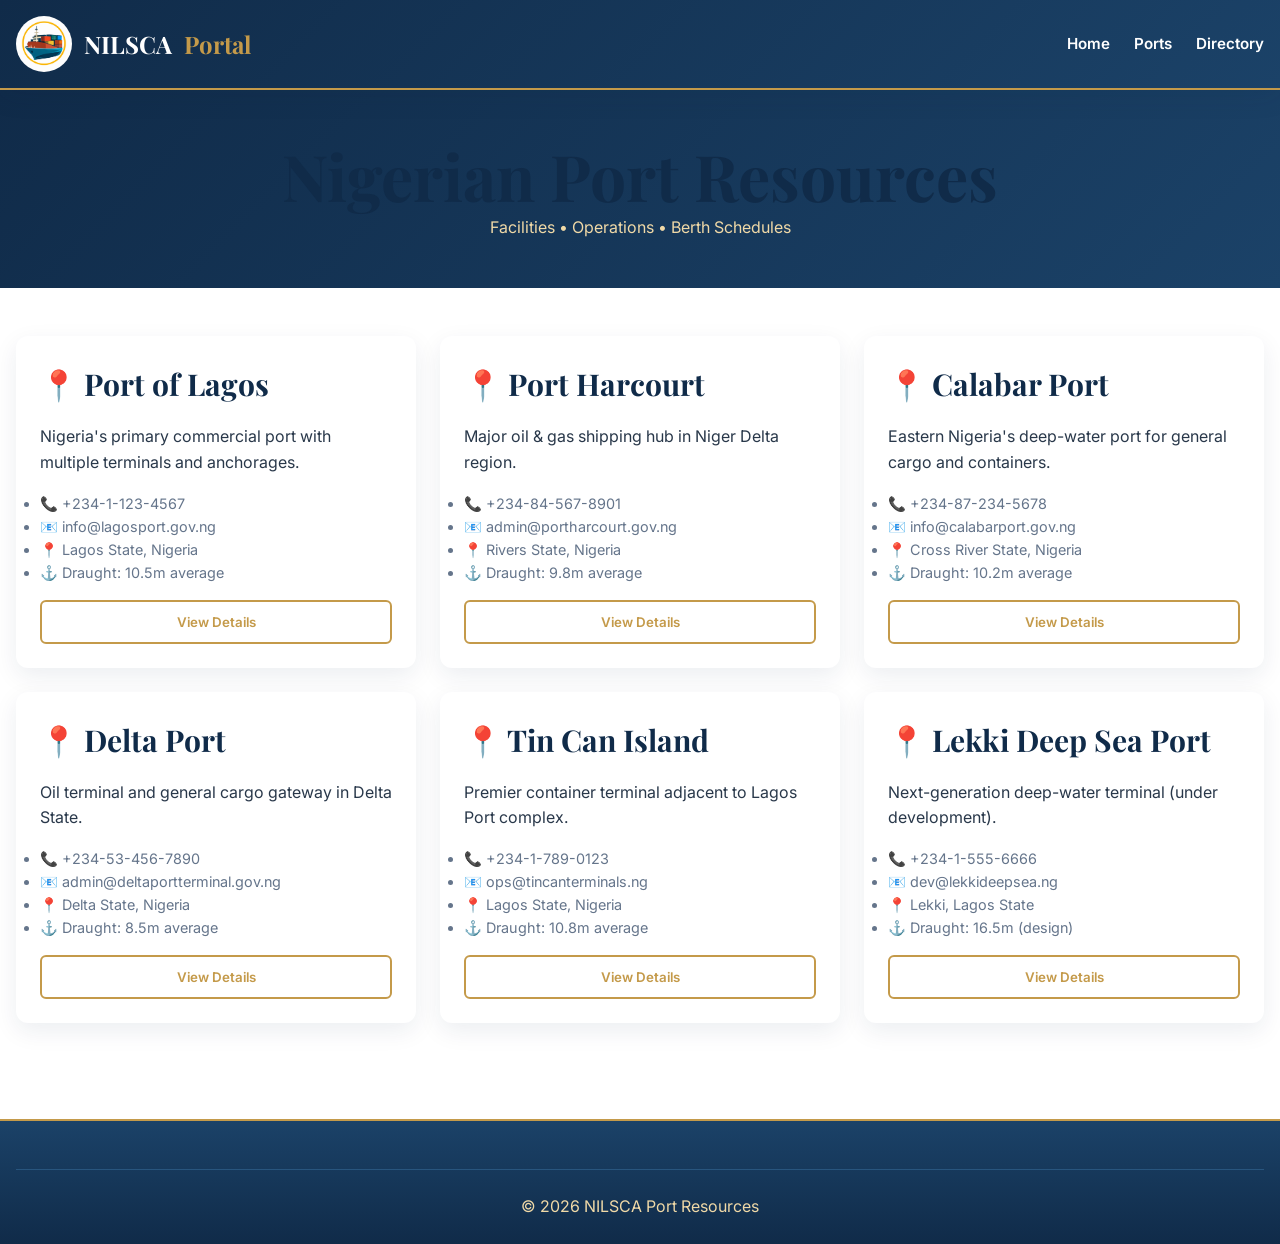
<file: ports.html>
<!doctype html>
<html lang="en">
  <head>
    <meta charset="UTF-8" />
    <meta name="viewport" content="width=device-width, initial-scale=1.0" />
    <title>Port Resources - NILSCA</title>
    <link
      href="https://fonts.googleapis.com/css2?family=Playfair+Display:wght@600;700&family=Inter:wght@400;500;600;700&display=swap"
      rel="stylesheet"
    />
    <link rel="stylesheet" href="css/nilsca-premium.css" />
  </head>
  <body>
    <!-- Navigation -->
    <nav class="navbar">
      <div class="container">
        <div class="nav-content">
          <div class="logo">
            <img class="logo-image" src="images/company-logo.png" alt="Yannis Maritime Services logo" />
            NILSCA <span class="logo-accent">Portal</span>
          </div>
          <ul class="nav-menu">
            <li><a href="nilsca-index.html">Home</a></li>
            <li><a href="ports.html">Ports</a></li>
            <li><a href="directory.html">Directory</a></li>
          </ul>
        </div>
      </div>
    </nav>

    <!-- Page Header -->
    <section
      style="
        background: linear-gradient(
          135deg,
          var(--color-navy-900),
          var(--color-navy-800)
        );
        color: var(--color-white);
        padding: var(--spacing-2xl) 0;
        text-align: center;
      "
    >
      <div class="container">
        <h1>Nigerian Port Resources</h1>
        <p style="color: var(--color-gold-400)">
          Facilities • Operations • Berth Schedules
        </p>
      </div>
    </section>

    <!-- Port Listings -->
    <section style="padding: var(--spacing-2xl) 0">
      <div class="container">
        <div
          style="
            display: grid;
            grid-template-columns: repeat(auto-fit, minmax(300px, 1fr));
            gap: var(--spacing-lg);
          "
        >
          <!-- Lagos Port -->
          <div
            style="
              background: white;
              padding: var(--spacing-lg);
              border-radius: 12px;
              box-shadow: var(--shadow-md);
            "
          >
            <h3
              style="
                color: var(--color-navy-900);
                margin-bottom: var(--spacing-md);
              "
            >
              📍 Port of Lagos
            </h3>
            <p
              style="
                color: var(--color-gray-700);
                margin-bottom: var(--spacing-md);
              "
            >
              Nigeria's primary commercial port with multiple terminals and
              anchorages.
            </p>
            <ul
              style="
                color: var(--color-gray-600);
                font-size: 0.9rem;
                margin-bottom: var(--spacing-md);
              "
            >
              <li>📞 +234-1-123-4567</li>
              <li>📧 info@lagosport.gov.ng</li>
              <li>📍 Lagos State, Nigeria</li>
              <li>⚓ Draught: 10.5m average</li>
            </ul>
            <button
              class="btn btn-secondary btn-block"
              onclick="viewPortDetails('lagos')"
            >
              View Details
            </button>
          </div>

          <!-- Port Harcourt -->
          <div
            style="
              background: white;
              padding: var(--spacing-lg);
              border-radius: 12px;
              box-shadow: var(--shadow-md);
            "
          >
            <h3
              style="
                color: var(--color-navy-900);
                margin-bottom: var(--spacing-md);
              "
            >
              📍 Port Harcourt
            </h3>
            <p
              style="
                color: var(--color-gray-700);
                margin-bottom: var(--spacing-md);
              "
            >
              Major oil & gas shipping hub in Niger Delta region.
            </p>
            <ul
              style="
                color: var(--color-gray-600);
                font-size: 0.9rem;
                margin-bottom: var(--spacing-md);
              "
            >
              <li>📞 +234-84-567-8901</li>
              <li>📧 admin@portharcourt.gov.ng</li>
              <li>📍 Rivers State, Nigeria</li>
              <li>⚓ Draught: 9.8m average</li>
            </ul>
            <button
              class="btn btn-secondary btn-block"
              onclick="viewPortDetails('ph')"
            >
              View Details
            </button>
          </div>

          <!-- Calabar Port -->
          <div
            style="
              background: white;
              padding: var(--spacing-lg);
              border-radius: 12px;
              box-shadow: var(--shadow-md);
            "
          >
            <h3
              style="
                color: var(--color-navy-900);
                margin-bottom: var(--spacing-md);
              "
            >
              📍 Calabar Port
            </h3>
            <p
              style="
                color: var(--color-gray-700);
                margin-bottom: var(--spacing-md);
              "
            >
              Eastern Nigeria's deep-water port for general cargo and
              containers.
            </p>
            <ul
              style="
                color: var(--color-gray-600);
                font-size: 0.9rem;
                margin-bottom: var(--spacing-md);
              "
            >
              <li>📞 +234-87-234-5678</li>
              <li>📧 info@calabarport.gov.ng</li>
              <li>📍 Cross River State, Nigeria</li>
              <li>⚓ Draught: 10.2m average</li>
            </ul>
            <button
              class="btn btn-secondary btn-block"
              onclick="viewPortDetails('calabar')"
            >
              View Details
            </button>
          </div>

          <!-- Warri Port -->
          <div
            style="
              background: white;
              padding: var(--spacing-lg);
              border-radius: 12px;
              box-shadow: var(--shadow-md);
            "
          >
            <h3
              style="
                color: var(--color-navy-900);
                margin-bottom: var(--spacing-md);
              "
            >
              📍 Delta Port
            </h3>
            <p
              style="
                color: var(--color-gray-700);
                margin-bottom: var(--spacing-md);
              "
            >
              Oil terminal and general cargo gateway in Delta State.
            </p>
            <ul
              style="
                color: var(--color-gray-600);
                font-size: 0.9rem;
                margin-bottom: var(--spacing-md);
              "
            >
              <li>📞 +234-53-456-7890</li>
              <li>📧 admin@deltaportterminal.gov.ng</li>
              <li>📍 Delta State, Nigeria</li>
              <li>⚓ Draught: 8.5m average</li>
            </ul>
            <button
              class="btn btn-secondary btn-block"
              onclick="viewPortDetails('delta')"
            >
              View Details
            </button>
          </div>

          <!-- Tin Can Island -->
          <div
            style="
              background: white;
              padding: var(--spacing-lg);
              border-radius: 12px;
              box-shadow: var(--shadow-md);
            "
          >
            <h3
              style="
                color: var(--color-navy-900);
                margin-bottom: var(--spacing-md);
              "
            >
              📍 Tin Can Island
            </h3>
            <p
              style="
                color: var(--color-gray-700);
                margin-bottom: var(--spacing-md);
              "
            >
              Premier container terminal adjacent to Lagos Port complex.
            </p>
            <ul
              style="
                color: var(--color-gray-600);
                font-size: 0.9rem;
                margin-bottom: var(--spacing-md);
              "
            >
              <li>📞 +234-1-789-0123</li>
              <li>📧 ops@tincanterminals.ng</li>
              <li>📍 Lagos State, Nigeria</li>
              <li>⚓ Draught: 10.8m average</li>
            </ul>
            <button
              class="btn btn-secondary btn-block"
              onclick="viewPortDetails('tincan')"
            >
              View Details
            </button>
          </div>

          <!-- Lekki Port -->
          <div
            style="
              background: white;
              padding: var(--spacing-lg);
              border-radius: 12px;
              box-shadow: var(--shadow-md);
            "
          >
            <h3
              style="
                color: var(--color-navy-900);
                margin-bottom: var(--spacing-md);
              "
            >
              📍 Lekki Deep Sea Port
            </h3>
            <p
              style="
                color: var(--color-gray-700);
                margin-bottom: var(--spacing-md);
              "
            >
              Next-generation deep-water terminal (under development).
            </p>
            <ul
              style="
                color: var(--color-gray-600);
                font-size: 0.9rem;
                margin-bottom: var(--spacing-md);
              "
            >
              <li>📞 +234-1-555-6666</li>
              <li>📧 dev@lekkideepsea.ng</li>
              <li>📍 Lekki, Lagos State</li>
              <li>⚓ Draught: 16.5m (design)</li>
            </ul>
            <button
              class="btn btn-secondary btn-block"
              onclick="viewPortDetails('lekki')"
            >
              View Details
            </button>
          </div>
        </div>
      </div>
    </section>

    <!-- Footer -->
    <footer class="footer">
      <div class="container">
        <div class="footer-bottom">
          <p>&copy; 2026 NILSCA Port Resources</p>
        </div>
      </div>
    </footer>

    <script>
      function viewPortDetails(port) {
        alert(`Full details for ${port.toUpperCase()} port opening...`);
      }
    </script>
  </body>
</html>
</file>
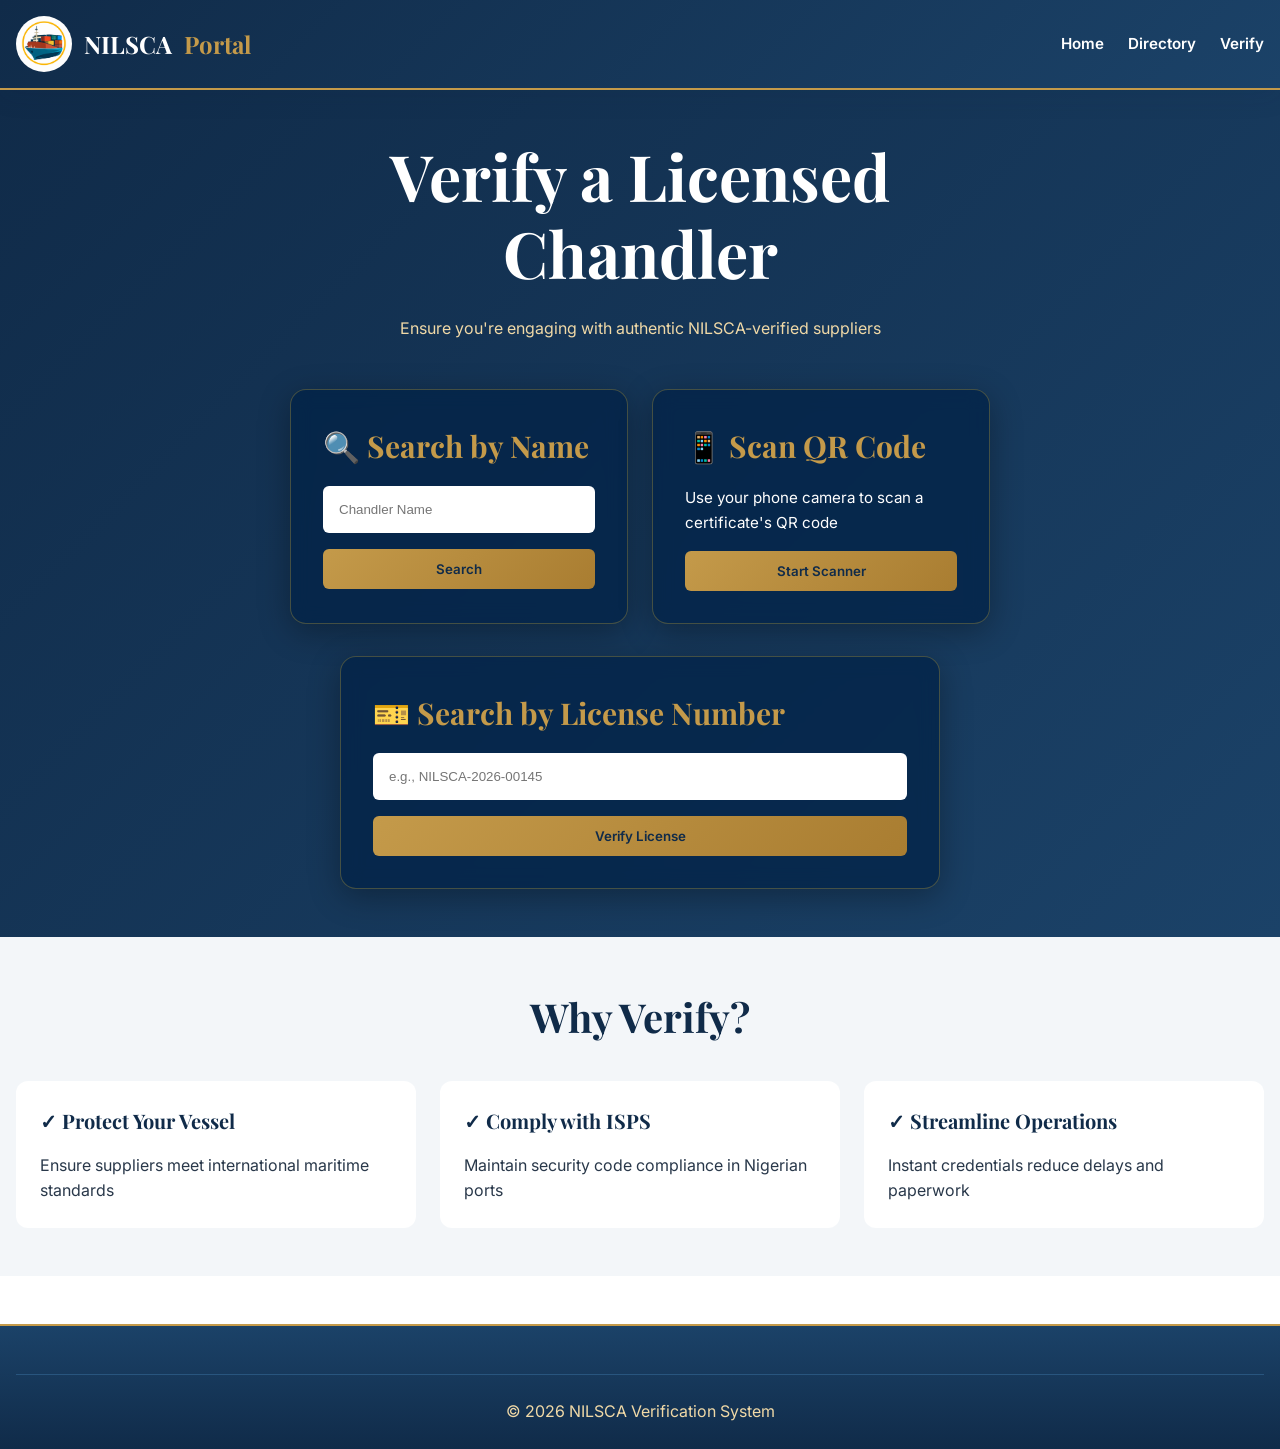
<file: verify.html>
<!doctype html>
<html lang="en">
  <head>
    <meta charset="UTF-8" />
    <meta name="viewport" content="width=device-width, initial-scale=1.0" />
    <title>Verify Chandler - NILSCA</title>
    <link
      href="https://fonts.googleapis.com/css2?family=Playfair+Display:wght@600;700&family=Inter:wght@400;500;600;700&display=swap"
      rel="stylesheet"
    />
    <link rel="stylesheet" href="css/nilsca-premium.css" />
  </head>
  <body>
    <!-- Navigation -->
    <nav class="navbar">
      <div class="container">
        <div class="nav-content">
          <div class="logo">
            <img class="logo-image" src="images/company-logo.png" alt="Yannis Maritime Services logo" />
            NILSCA <span class="logo-accent">Portal</span>
          </div>
          <ul class="nav-menu">
            <li><a href="nilsca-index.html">Home</a></li>
            <li><a href="directory.html">Directory</a></li>
            <li><a href="verify.html">Verify</a></li>
          </ul>
        </div>
      </div>
    </nav>

    <!-- Verification Section -->
    <section
      style="
        background: linear-gradient(
          135deg,
          var(--color-navy-900),
          var(--color-navy-800)
        );
        color: var(--color-white);
        padding: var(--spacing-2xl) 0;
        min-height: 600px;
        display: flex;
        align-items: center;
      "
    >
      <div class="container" style="width: 100%">
        <!-- Verification Tool -->
        <div style="max-width: 700px; margin: 0 auto">
          <h1
            style="
              color: var(--color-white);
              text-align: center;
              margin-bottom: var(--spacing-lg);
            "
          >
            Verify a Licensed Chandler
          </h1>
          <p
            style="
              color: var(--color-gold-400);
              text-align: center;
              margin-bottom: var(--spacing-2xl);
            "
          >
            Ensure you're engaging with authentic NILSCA-verified suppliers
          </p>

          <!-- Verification Methods -->
          <div
            style="
              display: grid;
              grid-template-columns: 1fr 1fr;
              gap: var(--spacing-lg);
              margin-bottom: var(--spacing-xl);
            "
          >
            <!-- Method 1: Search -->
            <div class="cta-glass">
              <h3
                style="
                  color: var(--color-gold-500);
                  margin-bottom: var(--spacing-md);
                "
              >
                🔍 Search by Name
              </h3>
              <form onsubmit="handleSearch(event)">
                <input
                  type="text"
                  id="searchName"
                  placeholder="Chandler Name"
                  style="
                    width: 100%;
                    padding: var(--spacing-md);
                    margin-bottom: var(--spacing-md);
                    border-radius: 6px;
                    border: none;
                  "
                />
                <button type="submit" class="btn btn-primary btn-block">
                  Search
                </button>
              </form>
            </div>

            <!-- Method 2: QR Scan -->
            <div class="cta-glass">
              <h3
                style="
                  color: var(--color-gold-500);
                  margin-bottom: var(--spacing-md);
                "
              >
                📱 Scan QR Code
              </h3>
              <p style="margin-bottom: var(--spacing-md); font-size: 0.95rem">
                Use your phone camera to scan a certificate's QR code
              </p>
              <button
                onclick="initQRScanner()"
                class="btn btn-primary btn-block"
              >
                Start Scanner
              </button>
            </div>
          </div>

          <!-- License Number Search -->
          <div class="cta-glass">
            <h3
              style="
                color: var(--color-gold-500);
                margin-bottom: var(--spacing-md);
              "
            >
              🎫 Search by License Number
            </h3>
            <form onsubmit="handleLicenseSearch(event)">
              <input
                type="text"
                id="licenseNo"
                placeholder="e.g., NILSCA-2026-00145"
                style="
                  width: 100%;
                  padding: var(--spacing-md);
                  margin-bottom: var(--spacing-md);
                  border-radius: 6px;
                  border: none;
                "
              />
              <button type="submit" class="btn btn-primary btn-block">
                Verify License
              </button>
            </form>
          </div>
        </div>
      </div>
    </section>

    <!-- Verification Results Container -->
    <section
      style="padding: var(--spacing-2xl) 0; display: none"
      id="resultsSection"
    >
      <div class="container">
        <div style="max-width: 700px; margin: 0 auto" id="resultsContent">
          <!-- Results will load here -->
        </div>
      </div>
    </section>

    <!-- Information Section -->
    <section
      style="padding: var(--spacing-2xl) 0; background: var(--color-gray-50)"
    >
      <div class="container">
        <h2 style="text-align: center; margin-bottom: var(--spacing-xl)">
          Why Verify?
        </h2>
        <div
          style="
            display: grid;
            grid-template-columns: repeat(auto-fit, minmax(250px, 1fr));
            gap: var(--spacing-lg);
          "
        >
          <div
            style="
              background: var(--color-white);
              padding: var(--spacing-lg);
              border-radius: 12px;
            "
          >
            <h4
              style="
                color: var(--color-navy-900);
                margin-bottom: var(--spacing-md);
              "
            >
              ✓ Protect Your Vessel
            </h4>
            <p>Ensure suppliers meet international maritime standards</p>
          </div>
          <div
            style="
              background: var(--color-white);
              padding: var(--spacing-lg);
              border-radius: 12px;
            "
          >
            <h4
              style="
                color: var(--color-navy-900);
                margin-bottom: var(--spacing-md);
              "
            >
              ✓ Comply with ISPS
            </h4>
            <p>Maintain security code compliance in Nigerian ports</p>
          </div>
          <div
            style="
              background: var(--color-white);
              padding: var(--spacing-lg);
              border-radius: 12px;
            "
          >
            <h4
              style="
                color: var(--color-navy-900);
                margin-bottom: var(--spacing-md);
              "
            >
              ✓ Streamline Operations
            </h4>
            <p>Instant credentials reduce delays and paperwork</p>
          </div>
        </div>
      </div>
    </section>

    <!-- Footer -->
    <footer class="footer">
      <div class="container">
        <div class="footer-bottom">
          <p>&copy; 2026 NILSCA Verification System</p>
        </div>
      </div>
    </footer>

    <script src="js/nilsca-verify.js"></script>
  </body>
</html>
</file>
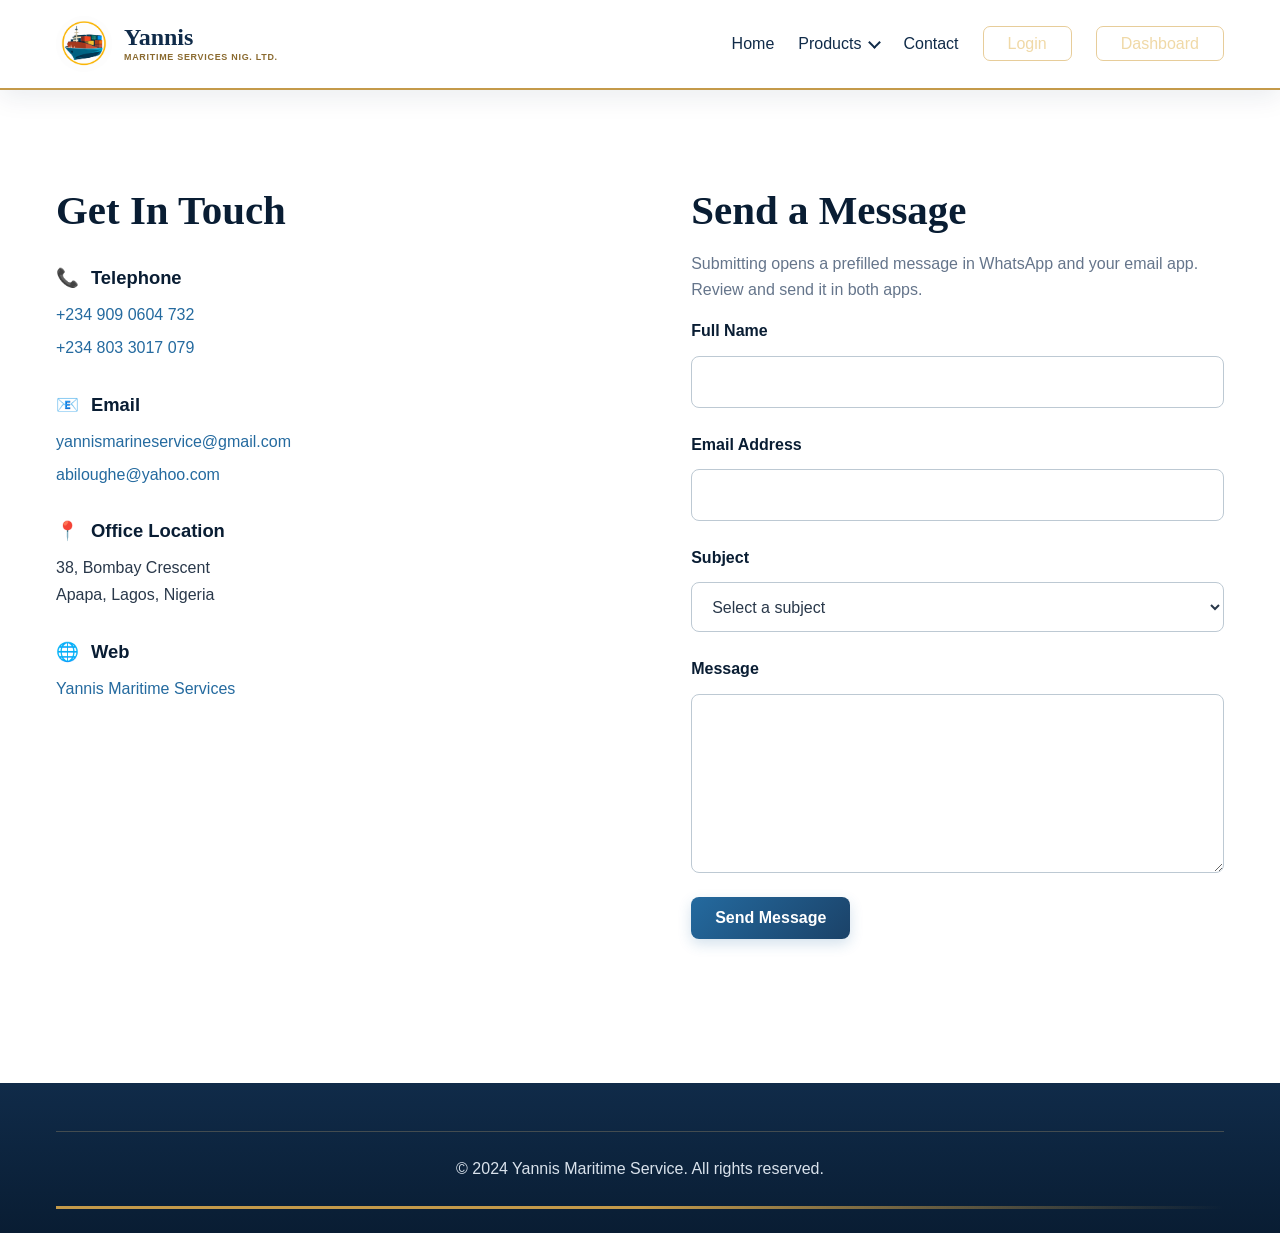
<file: yannis-contact.html>
<!doctype html>
<html lang="en">
  <head>
    <meta charset="UTF-8" />
    <meta name="viewport" content="width=device-width, initial-scale=1.0" />
    <meta
      name="description"
      content="Contact Yannis Maritime Service for ship chandling, marine supplies, and service inquiries."
    />
    <title>Contact Us - Yannis Maritime Service</title>
    <link rel="icon" type="image/png" href="images/company-logo.png">
    <link rel="stylesheet" href="css/styles.css" />
    <link rel="stylesheet" href="css/responsive.css" />
  </head>
  <body>
    <nav class="navbar">
      <div class="container">
        <div class="nav-content">
          <a class="logo" href="index.html" aria-label="Yannis Maritime Services home">
            <img class="logo-image" src="images/company-logo.png" alt="" />
            <span class="logo-text">
              Yannis
              <span class="logo-accent">Maritime Services Nig. Ltd.</span>
            </span>
          </a>
          <div class="nav-toggle" id="navToggle" aria-label="Toggle navigation">
            <span></span>
            <span></span>
            <span></span>
          </div>
          <ul class="nav-menu" id="navMenu">
            <li><a href="index.html">Home</a></li>
            <li class="dropdown">
              <a href="#products" class="dropdown-toggle" aria-expanded="false">Products</a>
              <ul class="dropdown-menu">
                <li>
                  <a href="catalog.html?category=ship%20chandling">Ship Chandling &amp; Marine Supplies</a>
                </li>
                <li>
                  <a href="catalog.html?category=engines">Engine &amp; Mechanical Services</a>
                </li>
                <li>
                  <a href="catalog.html?category=cleaning">Cleaning &amp; Fumigation</a>
                </li>
                <li>
                  <a href="catalog.html?category=lubrication">Lubricating Oil &amp; Marine Chemicals</a>
                </li>
                <li>
                  <a href="catalog.html?category=water%20supply">Fresh Water Supply</a>
                </li>
                <li>
                  <a href="catalog.html?category=marine%20service">General Marine Services</a>
                </li>
              </ul>
            </li>           
            <li><a href="yannis-contact.html">Contact</a></li>
            <li><a href="login.html" class="btn-login">Login</a></li>
            <li>
              <a href="dashboard.html" class="btn-dashboard">Dashboard</a>
            </li>
          </ul>
        </div>
      </div>
    </nav>

    <main class="contact-page">
      <div class="container contact-layout">
        <section class="contact-details" aria-labelledby="contact-title">
          <h1 id="contact-title">Get In Touch</h1>

          <div class="contact-detail">
            <h2><span aria-hidden="true">📞</span> Telephone</h2>
            <p><a href="tel:+2349090604732">+234 909 0604 732</a></p>
            <p><a href="tel:+2348033017079">+234 803 3017 079</a></p>
          </div>

          <div class="contact-detail">
            <h2><span aria-hidden="true">📧</span> Email</h2>
            <p><a href="mailto:yannismarineservice@gmail.com">yannismarineservice@gmail.com</a></p>
            <p><a href="mailto:abiloughe@yahoo.com">abiloughe@yahoo.com</a></p>
          </div>

          <div class="contact-detail">
            <h2><span aria-hidden="true">📍</span> Office Location</h2>
            <address>38, Bombay Crescent<br />Apapa, Lagos, Nigeria</address>
          </div>

          <div class="contact-detail">
            <h2><span aria-hidden="true">🌐</span> Web</h2>
            <p><a href="index.html">Yannis Maritime Services</a></p>
          </div>
        </section>

        <section class="contact-form-section" aria-labelledby="message-title">
          <h2 id="message-title">Send a Message</h2>
          <p class="contact-form-note">
            Submitting opens a prefilled message in WhatsApp and your email app.
            Review and send it in both apps.
          </p>
          <form id="yannisContactForm" class="contact-form">
            <div class="contact-form-field">
              <label for="contactName">Full Name</label>
              <input id="contactName" name="name" type="text" autocomplete="name" required />
            </div>

            <div class="contact-form-field">
              <label for="contactEmail">Email Address</label>
              <input id="contactEmail" name="email" type="email" autocomplete="email" required />
            </div>

            <div class="contact-form-field">
              <label for="contactSubject">Subject</label>
              <select id="contactSubject" name="subject" required>
                <option value="">Select a subject</option>
                <option value="Ship chandling and marine supplies">Ship Chandling &amp; Marine Supplies</option>
                <option value="Product or service inquiry">Product or Service Inquiry</option>
                <option value="Order and delivery">Order and Delivery</option>
                <option value="Other">Other</option>
              </select>
            </div>

            <div class="contact-form-field">
              <label for="contactMessage">Message</label>
              <textarea id="contactMessage" name="message" rows="6" required></textarea>
            </div>

            <button class="btn btn-primary" type="submit">Send Message</button>
          </form>
        </section>
      </div>
    </main>

    <footer class="footer">
      <div class="container">
        <div class="footer-bottom">
          <p>&copy; 2024 Yannis Maritime Service. All rights reserved.</p>
        </div>
      </div>
    </footer>

    <script src="js/main.js"></script>
    <script src="js/yannis-contact.js"></script>
  </body>
</html>
</file>
<file: css/styles.css>
/* ============================================
   YANNIS MARITIME - MAIN STYLES (HTML/CSS/JS)
   Refined maritime palette: navy, ocean blue, and warm gold
   ============================================ */

/* ============ ROOT & VARIABLES ============ */
:root {
    /* Nautical Colors */
    --color-primary: #102b49;
    --color-primary-dark: #091d33;
    --color-primary-light: #1b4268;
    
    /* Ocean Blues */
    --color-ocean-dark: #123654;
    --color-ocean: #246a9f;
    --color-ocean-light: #d9e7f2;
    --color-ocean-lighter: #f1f6fa;
    --color-gold: #c49a4a;
    --color-gold-dark: #8f682b;
    
    /* Neutrals */
    --color-white: #ffffff;
    --color-gray-light: #f3f6f9;
    --color-gray: #65758b;
    --color-gray-dark: #29384a;
    --color-black: #000000;
    
    /* Accent Colors */
    --color-success: #10b981;
    --color-warning: #f59e0b;
    --color-error: #ef4444;
    
    /* Typography */
    --font-serif: 'Georgia', 'Times New Roman', serif;
    --font-sans: -apple-system, BlinkMacSystemFont, 'Segoe UI', 'Roboto', 'Oxygen', sans-serif;
    
    /* Spacing */
    --spacing-xs: 8px;
    --spacing-sm: 12px;
    --spacing-md: 16px;
    --spacing-lg: 24px;
    --spacing-xl: 32px;
    --spacing-2xl: 48px;
    
    /* Border Radius */
    --radius-sm: 4px;
    --radius-md: 8px;
    --radius-lg: 12px;
    
    /* Shadows */
    --shadow-sm: 0 2px 8px rgba(16, 43, 73, 0.05);
    --shadow-md: 0 8px 24px rgba(16, 43, 73, 0.08);
    --shadow-lg: 0 18px 40px rgba(16, 43, 73, 0.14);
}

/* ============ RESET & BASE ============ */
* {
    margin: 0;
    padding: 0;
    box-sizing: border-box;
}

html {
    scroll-behavior: smooth;
    font-size: 16px;
}

body {
    font-family: var(--font-sans);
    color: var(--color-gray-dark);
    background-color: var(--color-white);
    line-height: 1.6;
    overflow-x: hidden;
}

/* ============ TYPOGRAPHY ============ */
h1, h2, h3, h4, h5, h6 {
    font-family: var(--font-serif);
    font-weight: bold;
    margin-bottom: var(--spacing-md);
    color: var(--color-primary-dark);
}

h1 {
    font-size: 3.5rem;
    line-height: 1.2;
}

h2 {
    font-size: 2.5rem;
    line-height: 1.2;
}

h3 {
    font-size: 1.75rem;
}

h4 {
    font-size: 1.25rem;
}

p {
    margin-bottom: var(--spacing-md);
}

a {
    color: var(--color-ocean);
    text-decoration: none;
    transition: color 0.3s ease;
}

a:hover {
    color: var(--color-gold-dark);
}

/* ============ CONTAINER ============ */
.container {
    max-width: 1200px;
    margin: 0 auto;
    padding: 0 var(--spacing-md);
}

/* ============ BUTTONS ============ */
.btn {
    display: inline-block;
    padding: var(--spacing-sm) var(--spacing-lg);
    border: none;
    border-radius: var(--radius-md);
    font-size: 1rem;
    font-weight: 600;
    cursor: pointer;
    transition: all 0.3s ease;
    text-align: center;
    text-decoration: none;
    font-family: var(--font-sans);
}

.btn-primary {
    background: linear-gradient(135deg, var(--color-ocean), var(--color-primary-light));
    color: var(--color-white);
    box-shadow: 0 5px 14px rgba(36, 106, 159, 0.2);
}

.btn-primary:hover {
    background: var(--color-primary);
    box-shadow: 0 8px 20px rgba(16, 43, 73, 0.22);
    transform: translateY(-1px);
}

.btn-primary-light {
    background: var(--color-white);
    color: var(--color-primary);
    border: 1px solid rgba(196, 154, 74, 0.7);
    box-shadow: 0 5px 14px rgba(0, 0, 0, 0.12);
}

.btn-primary-light:hover {
    background: var(--color-ocean-lighter);
    color: var(--color-primary);
}

.btn-secondary {
    background-color: transparent;
    color: var(--color-ocean);
    border: 1px solid var(--color-ocean);
}

.btn-secondary:hover {
    background-color: var(--color-ocean);
    color: var(--color-white);
}

.btn-block {
    width: 100%;
}

.btn-alt {
    width: 100%;
    padding: var(--spacing-sm) var(--spacing-lg);
    background-color: var(--color-white);
    border: 2px solid var(--color-gray);
    border-radius: var(--radius-md);
    cursor: pointer;
    font-weight: 600;
    transition: all 0.3s ease;
}

.btn-alt:hover {
    background-color: var(--color-gray-light);
}

.btn-login,
.btn-dashboard {
    color: #102b49 !important;
    border-color: #102b49;
}

/* ============ NAVBAR ============ */
.navbar {
    background: #fff;
    padding: var(--spacing-md) 0;
    box-shadow: var(--shadow-md);
    position: sticky;
    top: 0;
    z-index: 100;
    border-bottom: 2px solid var(--color-gold);
}

.nav-content {
    display: flex;
    justify-content: space-between;
    align-items: center;
}

.nav-toggle {
    display: flex;
    width: 48px;
    height: 48px;
    border-radius: 10px;
}

.nav-toggle span {
    background-color: #fff;
}

.nav-menu a {
    color: blue;
}
.nav-menu a:hover {
    color: #8a6a2f;
}



/* ------- LOGO -------- */

.logo {
    display: flex;
    align-items: center;
    gap: var(--spacing-sm);
    font-size: 1.5rem;
    font-weight: bold;
    color: var(--color-white);
    font-family: var(--font-serif);
}

.logo-image {
    width: 56px;
    height: 56px;
    flex: 0 0 auto;
    object-fit: cover;
    border-radius: 50%;
}

.logo-icon {
    width: 46px;
    height: 46px;
    display: grid;
    place-items: center;
    flex-shrink: 0;
    border-radius: 10px;
    background: var(--navy);
    color: var(--gold);
    font-size: 26px;
}

.logo-text {
  display: flex;
  flex-direction: column;
  gap: 2px;
  color: #102b49;
  line-height: 1.05;
}

.logo-name {
  font-size: 1rem;
  font-weight: 700;
}

.logo-text .logo-accent {
  font-family: var(--font-sans);
  color: #8a6a2f;
  font-size: 0.56rem;
  font-weight: 600;
  letter-spacing: 0.08em;
  line-height: 1.2;
  text-transform: uppercase;
}


/* Animations */
@keyframes wave {
    0%, 100% {
        transform: translateY(0);
    }
    50% {
        transform: translateY(-5px);
    }
}

.nav-menu {
    display: flex;
    list-style: none;
    gap: var(--spacing-lg);
    align-items: center;
}

.nav-menu a {
    color: #102b49;
    font-weight: 500;
    transition: color 0.3s ease;
}

.nav-menu a:hover {
    color: #dfbd78;
}

.btn-login,
.btn-dashboard {
    padding: var(--spacing-xs) var(--spacing-lg);
    background-color: transparent;
    border: 1px solid rgba(223, 189, 120, 0.75);
    border-radius: 7px;
    color: #f0d9a7 !important;
    transition: all 0.3s ease;
}

.btn-dashboard:hover,
.btn-login:hover {
    background-color: var(--color-gold);
    color: var(--color-primary) !important;
}

/* Dropdown */
.dropdown {
    position: relative;
}

.dropdown-toggle::after {
    content: '';
    display: inline-block;
    width: 7px;
    height: 7px;
    border-right: 2px solid currentColor;
    border-bottom: 2px solid currentColor;
    transform: translateY(-2px) rotate(45deg);
    margin-left: 9px;
    transition: transform 0.2s ease;
}

.dropdown-menu {
    position: absolute;
    top: calc(100% + 10px);
    left: -18px;
    z-index: 20;
    width: 230px;
    min-width: 0;
    padding: 9px;
    background-color: var(--color-white);
    list-style: none;
    border: 1px solid #e2eaf0;
    border-radius: 10px;
    box-shadow: 0 12px 30px rgba(16, 43, 73, 0.14);
    opacity: 0;
    visibility: hidden;
    transform: translateY(8px);
    transition: opacity 0.2s ease, transform 0.2s ease, visibility 0.2s ease;
}

.dropdown::after {
    position: absolute;
    top: 100%;
    left: -18px;
    width: 230px;
    height: 10px;
    content: '';
}

.dropdown:hover > .dropdown-menu,
.dropdown:focus-within > .dropdown-menu {
    opacity: 1;
    visibility: visible;
    transform: translateY(0);
}

.dropdown:hover > .dropdown-toggle::after,
.dropdown:focus-within > .dropdown-toggle::after {
    transform: translateY(2px) rotate(225deg);
}

.dropdown-menu li {
    border: 0;
}

.dropdown-menu a {
    display: block;
    padding: 10px 12px;
    color: var(--color-gray-dark);
    font-size: 0.85rem;
    border-radius: 6px;
    transition: background-color 0.2s ease, color 0.2s ease;
}

.dropdown-menu a:hover {
    background-color: var(--color-gray-light);
    color: var(--color-primary);
}

/* Mobile Menu Toggle */
.nav-toggle {
    display: none;
    flex-direction: column;
    cursor: pointer;
    gap: 6px;
}

.nav-toggle span {
    width: 25px;
    height: 3px;
    background-color: var(--color-white);
    border-radius: 2px;
    transition: all 0.3s ease;
}

/* ============ HERO SECTION ============ */
.hero {
    position: relative;
    padding: var(--spacing-2xl) 0;
    color: var(--color-white);
    overflow: hidden;
    min-height: 600px;
    display: flex;
    align-items: center;
}

.hero-container {
    position: relative;
    z-index: 2;
}

.hero-bg {
    position: absolute;
    inset: 0;
    background:
        radial-gradient(ellipse at 78% 22%, rgba(196, 154, 74, 0.16), transparent 30%),
        linear-gradient(120deg, #091d33 0%, #102b49 55%, #1b4268 100%);
    z-index: 1;
    opacity: 0.95;
}

.hero-bg::after {
    position: absolute;
    inset: -14px;
    background:
        linear-gradient(90deg, rgba(9, 29, 51, 0.78), rgba(16, 43, 73, 0.48) 58%, rgba(27, 66, 104, 0.32)),
        url("../images/home-hero-background.jpg") center 52% / cover;
    content: "";
    filter: blur(6px);
    opacity: 0.62;
    z-index: 0;
}

.hero-bg::before {
    content: '';
    position: absolute;
    inset: 0;
    background-image: 
        radial-gradient(circle at 20% 50%, rgba(217, 231, 242, 0.08) 0%, transparent 50%),
        radial-gradient(circle at 80% 80%, rgba(196, 154, 74, 0.09) 0%, transparent 50%);
    z-index: 1;
}

.hero-content {
    position: relative;
    z-index: 2;
    max-width: 600px;
    animation: fadeInUp 1s ease-out;
}

.hero-carousel {
    position: relative;
    padding-bottom: 44px;
}

.hero-slide {
    display: grid;
    grid-template-columns: minmax(0, 1.1fr) minmax(280px, 0.9fr);
    align-items: center;
    gap: clamp(32px, 6vw, 88px);
    min-height: 420px;
    animation: heroSlideIn 0.55s ease both;
}

.hero-slide[hidden] {
    display: none;
}

@keyframes heroSlideIn {
    from {
        opacity: 0;
        transform: translateY(12px);
    }
    to {
        opacity: 1;
        transform: translateY(0);
    }
}

.hero-eyebrow {
    display: inline-flex;
    align-items: center;
    gap: 9px;
    margin-bottom: var(--spacing-md);
    color: #f1cc7d;
    font-size: 0.78rem;
    font-weight: 700;
    letter-spacing: 0.15em;
    text-transform: uppercase;
}

.hero-eyebrow::before {
    width: 24px;
    height: 2px;
    background: var(--color-gold);
    content: "";
}

@keyframes fadeInUp {
    from {
        opacity: 0;
        transform: translateY(30px);
    }
    to {
        opacity: 1;
        transform: translateY(0);
    }
}

.hero h1 {
    color: var(--color-white);
    margin-bottom: var(--spacing-lg);
    font-size: clamp(2.5rem, 4.2vw, 4rem);
    letter-spacing: -0.035em;
}

.hero p {
    color: var(--color-ocean-lighter);
    font-size: 1.125rem;
    margin-bottom: var(--spacing-xl);
    line-height: 1.8;
    max-width: 680px;
}

.hero .btn-secondary {
    color: var(--color-white);
    border-color: rgba(255, 255, 255, 0.65);
}

.hero .btn-secondary:hover {
    background-color: rgba(255, 255, 255, 0.12);
    border-color: var(--color-gold);
}

.hero-buttons {
    display: flex;
    gap: var(--spacing-md);
    flex-wrap: wrap;
}

.hero-product-art {
    position: relative;
    display: grid;
    min-height: 420px;
    place-items: center;
    border: 1px solid rgba(255, 255, 255, 0.18);
    border-radius: 32px;
    background: rgba(255, 255, 255, 0.08);
    box-shadow: 0 28px 70px rgba(0, 0, 0, 0.2);
    isolation: isolate;
    overflow: hidden;
}

.hero-product-art::before {
    position: absolute;
    inset: 0;
    border-radius: inherit;
    background: linear-gradient(180deg, rgba(9, 29, 51, 0.12), rgba(9, 29, 51, 0.35));
    content: "";
    z-index: 0;
}

.hero-art-label,
.hero-art-caption {
    position: absolute;
    z-index: 1;
    padding: 10px 15px;
    border: 1px solid rgba(255, 255, 255, 0.16);
    border-radius: 999px;
    background: rgba(9, 29, 51, 0.78);
    color: var(--color-white);
    font-size: 0.8rem;
    font-weight: 600;
    letter-spacing: 0.02em;
    backdrop-filter: blur(8px);
}

.hero-art-label {
    top: 24px;
    left: 24px;
}

.hero-art-caption {
    right: 24px;
    bottom: 24px;
    color: #f1cc7d;
}

.hero-product-main {
    position: absolute;
    inset: 0;
    z-index: -1;
    width: 100%;
    height: 100%;
    border: 0;
    border-radius: inherit;
    object-fit: cover;
    animation: none;
}

@keyframes heroProductFloat {
    0%, 100% { transform: translateY(0); }
    50% { transform: translateY(-9px); }
}

.hero-carousel-controls {
    position: absolute;
    right: 0;
    bottom: 0;
    left: 0;
    display: flex;
    align-items: center;
    gap: 12px;
}

.hero-arrow {
    display: grid;
    width: 38px;
    height: 38px;
    place-items: center;
    border: 1px solid rgba(255, 255, 255, 0.38);
    border-radius: 50%;
    background: transparent;
    color: var(--color-white);
    cursor: pointer;
    font: inherit;
    font-size: 1.5rem;
    line-height: 1;
    transition: background 0.2s ease, border-color 0.2s ease;
}

.hero-arrow:hover,
.hero-arrow:focus-visible {
    border-color: var(--color-gold);
    background: rgba(255, 255, 255, 0.12);
}

.hero-arrow:focus-visible,
.hero-dot:focus-visible {
    outline: 2px solid var(--color-gold);
    outline-offset: 3px;
}

.hero-dots {
    display: flex;
    align-items: center;
    gap: 8px;
}

.hero-dot {
    width: 9px;
    height: 9px;
    padding: 0;
    border: 0;
    border-radius: 999px;
    background: rgba(255, 255, 255, 0.42);
    cursor: pointer;
    transition: width 0.2s ease, background 0.2s ease;
}

.hero-dot[aria-current="true"] {
    width: 28px;
    background: var(--color-gold);
}

@media (prefers-reduced-motion: reduce) {
    .hero-slide,
    .hero-product-main {
        animation: none;
    }
}

/* ============ FEATURES SECTION ============ */
.features {
    padding: var(--spacing-2xl) 0;
    background-color: var(--color-gray-light);
}

.features h2 {
    text-align: center;
    margin-bottom: var(--spacing-2xl);
}

.features-grid {
    display: grid;
    grid-template-columns: repeat(auto-fit, minmax(300px, 1fr));
    gap: var(--spacing-lg);
}

.feature-card {
    background-color: var(--color-white);
    padding: var(--spacing-lg);
    border-radius: var(--radius-lg);
    box-shadow: var(--shadow-md);
    border: 1px solid #e6ecf2;
    border-top: 3px solid var(--color-gold);
    transition: all 0.3s ease;
}

.feature-card:hover {
    transform: translateY(-5px);
    box-shadow: var(--shadow-lg);
    border-top-color: var(--color-ocean);
}

.feature-card h3 {
    color: var(--color-primary);
    margin-bottom: var(--spacing-md);
}

.feature-card p {
    color: var(--color-gray);
    line-height: 1.7;
}

/* ============ CTA SECTION ============ */
.cta {
    background:
        radial-gradient(ellipse at 85% 10%, rgba(196, 154, 74, 0.16), transparent 35%),
        linear-gradient(135deg, var(--color-primary-dark), var(--color-primary));
    color: var(--color-white);
    padding: var(--spacing-2xl) 0;
    text-align: center;
    border-top: 2px solid var(--color-gold);
}

.cta h2 {
    color: var(--color-white);
    margin-bottom: var(--spacing-md);
}

.cta p {
    color: var(--color-ocean-lighter);
    font-size: 1.125rem;
    margin-bottom: var(--spacing-lg);
    max-width: 600px;
    margin-left: auto;
    margin-right: auto;
}

/* ============ FOOTER ============ */
.footer {
    background: linear-gradient(to bottom, #102b49, #091d33);
    color: #d9e2ec;
    padding: var(--spacing-2xl) 0 var(--spacing-lg);
    margin-top: var(--spacing-2xl);
}

.footer-content {
    display: grid;
    grid-template-columns: repeat(auto-fit, minmax(250px, 1fr));
    gap: var(--spacing-xl);
    margin-bottom: var(--spacing-xl);
}

.footer-section h4 {
    color: #dfbd78;
    margin-bottom: var(--spacing-md);
}

.footer-section p {
    color: #d9e2ec;
    font-size: 0.95rem;
    line-height: 1.8;
}

.footer-section ul {
    list-style: none;
}

.footer-section ul li {
    margin-bottom: var(--spacing-sm);
}

.footer-section a {
    color: #d9e2ec;
}

.footer-section a:hover {
    color: var(--color-white);
    text-decoration: underline;
}

.footer-bottom {
    border-top: 1px solid rgba(223, 189, 120, 0.25);
    padding-top: var(--spacing-lg);
    text-align: center;
    color: #d9e2ec;
}

.footer-bottom::after {
    content: '';
    display: block;
    height: 3px;
    background: linear-gradient(90deg, var(--color-gold) 0%, var(--color-gold) 50%, transparent 100%);
    margin-top: var(--spacing-lg);
}

/* ============ CATALOG PAGE ============ */
.catalog-section {
    padding: var(--spacing-2xl) 0;
    min-height: 600px;
}

.catalog-section h1 {
    text-align: center;
    margin-bottom: var(--spacing-2xl);
}

.catalog-wrapper {
    display: grid;
    grid-template-columns: minmax(0, 1fr);
    gap: var(--spacing-2xl);
    align-items: start;
}

.filters {
    display: grid;
    grid-template-columns: minmax(180px, 250px) minmax(0, 1fr);
    align-items: center;
    gap: var(--spacing-lg);
    width: 100%;
    background-color: var(--color-white);
    padding: var(--spacing-lg);
    border-radius: var(--radius-lg);
    box-shadow: var(--shadow-md);
    border: 1px solid #e6ecf2;
}

.filters h3,
.filters .filter-group {
    margin: 0;
}

.filters h3 {
    margin-bottom: var(--spacing-lg);
}

.filter-group {
    margin-bottom: var(--spacing-lg);
}

.filter-group label {
    display: block;
    margin-bottom: var(--spacing-sm);
    font-weight: 600;
    color: var(--color-primary);
}

.filter-group select,
.filter-group input {
    width: 100%;
    padding: var(--spacing-sm) var(--spacing-md);
    border: 1px solid var(--color-gray-light);
    border-radius: var(--radius-md);
    font-family: var(--font-sans);
}

.filter-group input[type="range"] {
    padding: var(--spacing-md) 0;
}

#priceValue {
    display: block;
    margin-top: var(--spacing-sm);
    color: var(--color-ocean);
    font-weight: 600;
}

#productsContainer.grid {
    display: grid;
    grid-template-columns: repeat(auto-fill, minmax(min(100%, 240px), 1fr));
    gap: 24px;
    align-items: stretch;
}

.products-grid {
    min-width: 0;
}

.product-card {
    display: flex;
    min-width: 0;
    flex-direction: column;
    background-color: var(--color-white);
    border: 1px solid #d9e3eb;
    border-radius: 14px;
    overflow: hidden;
    box-shadow: 0 5px 18px rgba(16, 43, 73, 0.07);
    transition: transform 0.2s ease, box-shadow 0.2s ease, border-color 0.2s ease;
}

.product-card:hover {
    box-shadow: 0 14px 30px rgba(16, 43, 73, 0.13);
    transform: translateY(-3px);
    border-color: #b7cbd9;
}

.product-image {
    width: 100%;
    height: 200px;
    flex: 0 0 200px;
    background: linear-gradient(145deg, #e8f0f5 0%, #f4f7f9 100%);
    display: flex;
    align-items: center;
    justify-content: center;
    font-size: 2.75rem;
}

.product-image img {
  width: 100%;
  height: 100%;
  object-fit: contain;
}

.contact-page {
  padding: clamp(48px, 8vw, 96px) 0;
  background: var(--color-white);
}

.contact-layout {
  display: grid;
  grid-template-columns: minmax(0, 1fr) minmax(0, 1fr);
  gap: clamp(40px, 8vw, 112px);
}

.contact-details h1,
.contact-form-section > h2 {
  margin-bottom: var(--spacing-xl);
  font-size: clamp(2rem, 3.2vw, 2.75rem);
}

.contact-detail {
  margin-bottom: var(--spacing-xl);
}

.contact-detail h2 {
  display: flex;
  align-items: center;
  gap: var(--spacing-sm);
  margin-bottom: var(--spacing-sm);
  font-family: var(--font-sans);
  font-size: 1.15rem;
}

.contact-detail p,
.contact-detail address {
  margin: 0 0 6px;
  color: var(--color-gray-dark);
  font-style: normal;
  line-height: 1.7;
}

.contact-detail a {
  overflow-wrap: anywhere;
}

.contact-form-note {
  margin-top: calc(-1 * var(--spacing-md));
  color: var(--color-gray);
}

.contact-form {
  display: grid;
  gap: var(--spacing-lg);
}

.contact-form-field {
  display: grid;
  gap: var(--spacing-sm);
}

.contact-form-field label {
  color: var(--color-primary-dark);
  font-weight: 600;
}

.contact-form-field input,
.contact-form-field select,
.contact-form-field textarea {
  width: 100%;
  min-height: 50px;
  padding: 12px 16px;
  border: 1px solid #bdc9d3;
  border-radius: var(--radius-md);
  background: var(--color-white);
  color: var(--color-gray-dark);
  font: inherit;
}

.contact-form-field textarea {
  min-height: 150px;
  resize: vertical;
}

.contact-form-field input:focus,
.contact-form-field select:focus,
.contact-form-field textarea:focus {
  outline: 3px solid rgba(36, 106, 159, 0.2);
  border-color: var(--color-ocean);
}

.contact-form .btn {
  justify-self: start;
}

@media (max-width: 768px) {
  .contact-layout {
      grid-template-columns: 1fr;
      gap: var(--spacing-xl);
  }

  .contact-details h1,
  .contact-form-section > h2 {
      margin-bottom: var(--spacing-lg);
  }
}

.product-body {
    display: flex;
    flex: 1;
    flex-direction: column;
    padding: 16px;
}

.product-category {
    display: inline-block;
    background-color: #eef4f8;
    color: #173c5a;
    padding: 5px 9px;
    border-radius: 5px;
    font-size: 0.8rem;
    font-weight: 600;
    margin-bottom: 14px;
}

.product-name {
    font-family: var(--font-serif);
    font-size: 1.55rem;
    line-height: 1.35;
    font-weight: 600;
    margin-bottom: 12px;
    color: var(--color-primary);
}

.product-description {
    font-size: 0.95rem;
    color: var(--color-gray);
    margin-bottom: 18px;
    line-height: 1.55;
}

.product-price {
    font-size: 1.3rem;
    font-weight: bold;
    color: #08729d;
    margin-top: auto;
    margin-bottom: 16px;
}

.product-stock {
    font-size: 0.85rem;
    margin-bottom: 16px;
}

.product-stock.in-stock {
    color: var(--color-success);
}

.product-stock.out-of-stock {
    color: var(--color-error);
}

.product-actions {
    display: flex;
    align-items: stretch;
    justify-content: center;
    gap: 12px;
    margin-top: auto;
}

.product-actions button,
.product-actions a {
    flex: 1;
    min-width: 0;
    min-height: 58px;
    padding: 10px 12px;
    line-height: 1.3;
    border-radius: 9px;
}

.product-actions a {
    display: flex;
    align-items: center;
    justify-content: center;
    text-align: center;
}

.product-actions a:only-child {
    flex: 0 1 220px;
}

.product-actions .btn-primary {
    background: linear-gradient(135deg, #08749d, #005477);
    color: var(--color-white);
    box-shadow: none;
}

.product-actions .btn-primary:hover {
    background: #064566;
}

.product-actions .btn-secondary {
    background: var(--color-white);
    color: #006b98;
    border: 1px solid #08749d;
}

.product-actions .btn-secondary:hover {
    background: #eef7fa;
    color: #064566;
}

/* ============ DASHBOARD ============ */
.dashboard-wrapper {
    display: grid;
    grid-template-columns: minmax(220px, 250px) minmax(0, 1fr);
    min-height: calc(100vh - 200px);
    padding: 24px;
    gap: 24px;
    align-items: start;
}

.dashboard-sidebar {
    background: linear-gradient(145deg, #003b5b, #002b46);
    color: var(--color-white);
    padding: 24px;
    border-radius: var(--radius-lg);
    height: fit-content;
    position: sticky;
    top: 100px;
}

.sidebar-menu h3 {
    color: var(--color-white);
    margin-bottom: 28px;
    font-size: 1.8rem;
}

.sidebar-menu ul {
    list-style: none;
}

.sidebar-menu li {
    margin-bottom: var(--spacing-sm);
}

.menu-item {
    display: block;
    padding: 14px 16px;
    color: #e1edf5;
    border-left: 3px solid transparent;
    border-radius: 0 8px 8px 0;
    transition: background-color 0.2s ease, color 0.2s ease, border-color 0.2s ease;
    text-decoration: none;
}

.menu-item:hover,
.menu-item.active {
    background-color: rgba(36, 106, 159, 0.4);
    color: var(--color-white);
    border-left-color: #13b8e9;
}

.dashboard-content {
    min-width: 0;
    background-color: var(--color-white);
    padding: 24px;
    border-radius: var(--radius-lg);
    box-shadow: 0 8px 28px rgba(16, 43, 73, 0.07);
}

.dashboard-section {
    display: none;
}

.dashboard-section.active {
    display: block;
    animation: fadeInUp 0.3s ease;
}

.dashboard-section h2 {
    margin-bottom: 28px;
    color: var(--color-primary);
    font-size: clamp(2rem, 4vw, 2.7rem);
    line-height: 1.15;
}

.stats-grid {
    display: grid;
    grid-template-columns: repeat(2, minmax(0, 1fr));
    gap: 24px;
    margin-bottom: 48px;
}

.stat-card {
    min-width: 0;
    background: linear-gradient(135deg, #f0f5f8, #fff);
    padding: 24px;
    border-radius: var(--radius-lg);
    border-left: 4px solid #d7a044;
    display: flex;
    align-items: center;
    gap: 20px;
}

.stat-icon {
    font-size: 2.5rem;
}

.stat-label {
    color: var(--color-gray);
    font-size: 0.9rem;
    margin: 0;
}

.stat-value {
    color: var(--color-primary);
    font-size: 1.75rem;
    font-weight: bold;
    margin: 0;
}

.recent-orders {
    margin-top: 48px;
    overflow-x: auto;
}

.recent-orders h3 {
    margin-bottom: var(--spacing-lg);
}

table {
    width: 100%;
    border-collapse: collapse;
    background-color: var(--color-white);
}

tbody tr {
    border-bottom: 1px solid var(--color-gray-light);
    transition: background-color 0.3s ease;
}

tbody tr:hover {
    background-color: var(--color-gray-light);
}

th {
    background-color: var(--color-gray-light);
    padding: var(--spacing-md);
    text-align: left;
    font-weight: 600;
    color: var(--color-primary);
}

td {
    padding: var(--spacing-md);
}

.badge {
    display: inline-block;
    padding: 4px 12px;
    border-radius: 20px;
    font-size: 0.85rem;
    font-weight: 600;
}

.badge-delivered {
    background-color: #d1fae5;
    color: var(--color-success);
}

.badge-shipped {
    background-color: #dbeafe;
    color: #3b82f6;
}

.badge-pending {
    background-color: #fed7aa;
    color: var(--color-warning);
}

/* ============ LOGIN PAGE ============ */
.login-section {
    padding: var(--spacing-2xl);
    background-color: var(--color-gray-light);
    min-height: calc(100vh - 200px);
    display: flex;
    align-items: center;
    justify-content: center;
}

.login-container {
    display: grid;
    grid-template-columns: minmax(0, 520px);
    justify-content: center;
    max-width: 100%;
    width: 100%;
}

.login-box {
    background-color: var(--color-white);
    padding: var(--spacing-2xl);
    border-radius: var(--radius-lg);
    box-shadow: var(--shadow-lg);
}

.login-box h2 {
    color: var(--color-primary);
    margin-bottom: var(--spacing-sm);
}

.login-box > p {
    color: var(--color-gray);
    margin-bottom: var(--spacing-xl);
}

.login-form {
    display: flex;
    flex-direction: column;
    gap: var(--spacing-lg);
}

.form-group {
    display: flex;
    flex-direction: column;
}

.form-group label {
    margin-bottom: var(--spacing-sm);
    font-weight: 600;
    color: var(--color-primary);
}

.form-group input {
    padding: var(--spacing-sm) var(--spacing-md);
    border: 1px solid var(--color-gray-light);
    border-radius: var(--radius-md);
    font-family: var(--font-sans);
    transition: border-color 0.3s ease;
}

.form-group input:focus {
    outline: none;
    border-color: var(--color-ocean);
    box-shadow: 0 0 0 3px rgba(36, 106, 159, 0.12);
}

.form-remember {
    display: flex;
    justify-content: space-between;
    align-items: center;
    font-size: 0.9rem;
}

.form-remember label {
    display: flex;
    align-items: center;
    gap: var(--spacing-sm);
    cursor: pointer;
}

.form-remember a {
    color: var(--color-ocean);
}

.login-divider {
    text-align: center;
    color: var(--color-gray);
    position: relative;
    margin: var(--spacing-lg) 0;
}

.login-divider::before,
.login-divider::after {
    content: '';
    position: absolute;
    top: 50%;
    width: 45%;
    height: 1px;
    background-color: var(--color-gray-light);
}

.login-divider::before {
    left: 0;
}

.login-divider::after {
    right: 0;
}

.login-alternative {
    display: flex;
    gap: var(--spacing-md);
}

.login-footer {
    text-align: center;
    color: var(--color-gray);
}

.login-footer a {
    color: var(--color-ocean);
    font-weight: 600;
}

.login-benefits {
    background: linear-gradient(135deg, var(--color-primary), var(--color-primary-light));
    color: var(--color-white);
    padding: var(--spacing-2xl);
    border-radius: var(--radius-lg);
}

.login-benefits h3 {
    color: var(--color-white);
    margin-bottom: var(--spacing-lg);
}

.login-benefits ul {
    list-style: none;
}

.login-benefits li {
    padding: var(--spacing-sm) 0;
    font-size: 1.05rem;
    line-height: 1.8;
}

/* ============ FORMS ============ */
.account-form {
    max-width: 600px;
    display: flex;
    flex-direction: column;
    gap: var(--spacing-lg);
}

.account-form input {
    padding: var(--spacing-md) var(--spacing-md);
    border: 1px solid var(--color-gray-light);
    border-radius: var(--radius-md);
    font-family: var(--font-sans);
    font-size: 1rem;
}

.account-form input:focus {
    outline: none;
    border-color: var(--color-ocean);
    box-shadow: 0 0 0 3px rgba(36, 106, 159, 0.12);
}

/* ============ SETTINGS ============ */
.settings-options {
    display: flex;
    flex-direction: column;
    gap: var(--spacing-lg);
}

.setting-item {
    display: flex;
    justify-content: space-between;
    align-items: center;
    padding: var(--spacing-lg);
    background-color: var(--color-gray-light);
    border-radius: var(--radius-md);
}

.setting-item h4 {
    margin: 0;
}

.toggle {
    position: relative;
    display: inline-flex;
    align-items: center;
    cursor: pointer;
}

.toggle input {
    display: none;
}

.toggle-switch {
    width: 50px;
    height: 28px;
    background-color: var(--color-gray-light);
    border-radius: 14px;
    transition: background-color 0.3s ease;
    position: relative;
}

.toggle-switch::after {
    content: '';
    position: absolute;
    width: 24px;
    height: 24px;
    background-color: var(--color-white);
    border-radius: 50%;
    top: 2px;
    left: 2px;
    transition: left 0.3s ease;
    box-shadow: var(--shadow-sm);
}

.toggle input:checked + .toggle-switch {
    background-color: var(--color-ocean);
}

:focus-visible {
    outline: 3px solid rgba(196, 154, 74, 0.8);
    outline-offset: 3px;
}

@media (prefers-reduced-motion: reduce) {
    *,
    *::before,
    *::after {
        scroll-behavior: auto !important;
        animation-duration: 0.01ms !important;
        animation-iteration-count: 1 !important;
        transition-duration: 0.01ms !important;
    }
}

.toggle input:checked + .toggle-switch::after {
    left: 24px;
}

/* ============ UTILITIES ============ */
.text-center {
    text-align: center;
}

.mt-md {
    margin-top: var(--spacing-lg);
}

.mb-md {
    margin-bottom: var(--spacing-lg);
}

.hidden {
    display: none;
}
</file>
<file: css/responsive.css>
/* ============================================
   RESPONSIVE DESIGN - Mobile & Tablet
   ============================================ */

/* ============ TABLETS (768px) ============ */
@media (max-width: 768px) {
    h1 {
        font-size: 2.5rem;
    }

    h2 {
        font-size: 2rem;
    }

    h3 {
        font-size: 1.5rem;
    }

    /* Navigation */
    .navbar {
        background: var(--color-white);
        border-bottom: 1px solid #e5ebf1;
        box-shadow: 0 4px 14px rgba(16, 43, 73, 0.06);
    }

    .logo {
        font-size: 1rem;
        color: var(--color-primary);
    }

    .logo-text {
        color: var(--color-primary);
    }

    .logo-accent {
        color: var(--color-gold-dark);
    }

    .logo-image {
        width: 44px;
        height: 44px;
    }

    .logo-name {
      font-size: 0.95rem;
    }

    .logo-text .logo-accent {
      font-size: 0.5rem;
    }

    .logo-image {
      width: 40px;
      height: 40px;
    }

    /* ================   NAVBAR =============== */
    .nav-toggle {
        display: flex;
    }

    .nav-toggle span {
        background-color: var(--color-primary);
        transition: transform 0.2s ease, opacity 0.2s ease;
    }

    .nav-toggle.active span:first-child {
        transform: translateY(9px) rotate(45deg);
    }

    .nav-toggle.active span:nth-child(2) {
        opacity: 0;
    }

    .nav-toggle.active span:last-child {
        transform: translateY(-9px) rotate(-45deg);
    }

    .nav-menu {
        display: none;
        position: absolute;
        top: 100%;
        left: 0;
        right: 0;
        flex-direction: column;
        background-color: var(--color-white);
        padding: var(--spacing-lg);
        gap: var(--spacing-md);
        box-shadow: var(--shadow-lg);
        border-top: 1px solid #e5ebf1;
    }

    .nav-menu.active {
        display: flex;
    }

    .nav-menu li {
        width: 100%;
    }

    .nav-menu a {
        display: block;
        padding: var(--spacing-md);
        color: var(--color-primary);
    }

    .nav-menu .btn-login,
    .nav-menu .btn-dashboard {
        color: var(--color-primary) !important;
        border-color: var(--color-primary);
    }

    .dropdown-menu {
        position: static;
        display: none;
        width: 100%;
        padding: 4px 0 8px;
        background-color: var(--color-gray-light);
        border: 0;
        border-radius: 8px;
        box-shadow: none;
        margin-top: 0;
        opacity: 1;
        visibility: visible;
        transform: none;
        transition: none;
    }

    .dropdown {
        width: 100%;
    }

    .dropdown::after {
        display: none;
    }

    .dropdown:hover > .dropdown-menu,
    .dropdown:focus-within > .dropdown-menu {
        display: none;
    }

    .nav-menu.active .dropdown.active > .dropdown-menu {
        display: flex;
        flex-direction: column;
    }

    .dropdown-toggle::after {
        float: right;
    }

    .dropdown-menu a {
        padding: var(--spacing-sm) var(--spacing-md);
        color: var(--color-primary);
    }

    .dropdown-menu li {
        width: 100%;
        border: 0;
    }

    /* Hero */
    .hero {
        padding: var(--spacing-xl) 0;
        min-height: 0;
    }

    .hero-carousel {
        padding-bottom: 48px;
    }

    .hero-slide {
        grid-template-columns: 1fr;
        gap: var(--spacing-xl);
        padding: var(--spacing-lg) 0;
    }

    .hero-content {
        max-width: 100%;
    }

    .hero-product-art {
        width: min(100%, 460px);
        min-height: 330px;
        justify-self: center;
    }

    .hero h1 {
        font-size: 2rem;
    }

    .hero p {
        font-size: 1rem;
    }

    .hero-buttons {
        flex-direction: column;
    }

    .hero-buttons a {
        width: 100%;
        text-align: center;
    }

    /* Features */
    .features {
        padding: var(--spacing-xl) 0;
    }

    .features-grid {
        grid-template-columns: 1fr;
    }

    /* Catalog */
    .catalog-wrapper {
        grid-template-columns: 1fr;
    }

    #productsContainer.grid {
        grid-template-columns: repeat(2, minmax(0, 1fr));
    }

    .filters {
        position: static;
        top: auto;
        grid-template-columns: 1fr;
        gap: var(--spacing-md);
    }

    /* Dashboard */
    .dashboard-wrapper {
        grid-template-columns: 1fr;
        padding: var(--spacing-md);
    }

    .dashboard-sidebar {
        position: static;
        top: auto;
        padding: 20px;
    }

    .sidebar-menu h3 {
        margin-bottom: var(--spacing-md);
    }

    .sidebar-menu ul {
        display: grid;
        grid-template-columns: repeat(auto-fit, minmax(120px, 1fr));
        gap: var(--spacing-sm);
    }

    .sidebar-menu li {
        margin-bottom: 0;
    }

    .menu-item {
        padding: var(--spacing-md);
        border-left: none;
        border-bottom: 3px solid transparent;
        border-radius: 8px;
    }

    .menu-item.active {
        border-left: none;
        border-bottom-color: var(--color-ocean);
    }

    .dashboard-content {
        padding: 20px;
    }

    /* Login */
    .login-section {
        min-height: calc(100vh - 160px);
        padding: var(--spacing-xl) var(--spacing-md);
    }

    .login-container {
        grid-template-columns: 1fr;
        max-width: 520px;
        gap: var(--spacing-lg);
    }

    .login-benefits {
        display: none;
    }

    .login-box {
        width: 100%;
        padding: var(--spacing-xl);
    }

    .login-form {
        gap: var(--spacing-md);
    }

    .login-form .form-group input {
        width: 100%;
        min-height: 48px;
        font-size: 1rem;
    }

    .form-remember {
        flex-wrap: wrap;
        gap: var(--spacing-sm);
    }

    .form-remember label {
        gap: 8px;
    }

    .login-alternative,
    .login-alternative .btn-alt {
        width: 100%;
    }

    /* Footer */
    .footer-content {
        grid-template-columns: 1fr;
        gap: var(--spacing-lg);
    }
}

/* ============ MOBILE (480px) ============ */
@media (max-width: 480px) {
    :root {
        font-size: 14px;
    }

    h1 {
        font-size: 1.75rem;
    }

    h2 {
        font-size: 1.5rem;
    }

    h3 {
        font-size: 1.25rem;
    }

    .container {
        padding: 0 var(--spacing-sm);
    }

    /* Logo */
    .logo {
        font-size: 1rem;
    }

    .logo-image {
        width: 38px;
        height: 38px;
    }

    /* Buttons */
    .btn {
        padding: var(--spacing-sm) var(--spacing-md);
        font-size: 0.9rem;
    }

    /* Hero */
    .hero {
        padding: var(--spacing-lg) 0 var(--spacing-xl);
        min-height: 0;
    }

    .hero-slide {
        gap: var(--spacing-lg);
        padding: var(--spacing-md) 0;
    }

    .hero-product-art {
        min-height: 280px;
        border-radius: 24px;
    }

    .hero-art-label {
        top: 14px;
        left: 14px;
        padding: 8px 11px;
        font-size: 0.7rem;
    }

    .hero-art-caption {
        right: 14px;
        bottom: 14px;
        padding: 8px 11px;
        font-size: 0.7rem;
    }

    .hero-carousel-controls {
        justify-content: center;
    }

    .hero-content {
        max-width: 100%;
    }

    .hero h1 {
        font-size: 1.5rem;
        margin-bottom: var(--spacing-md);
    }

    .hero p {
        font-size: 0.95rem;
        margin-bottom: var(--spacing-lg);
    }

    /* Features */
    .features h2 {
        font-size: 1.5rem;
        margin-bottom: var(--spacing-xl);
    }

    .features-grid {
        gap: var(--spacing-md);
    }

    .feature-card {
        padding: var(--spacing-md);
    }

    .catalog-wrapper {
        gap: var(--spacing-md);
    }

    .filters {
        padding: var(--spacing-md);
    }

    #productsContainer.grid {
        grid-template-columns: 1fr;
        gap: var(--spacing-md);
    }

    .product-image {
        height: 160px;
        flex-basis: 160px;
    }

    .product-body {
        padding: 12px;
    }

    .product-name {
        font-size: 1.25rem;
    }

    .product-actions {
        gap: 8px;
    }

    .product-actions button {
        padding: 10px 12px;
        font-size: 0.9rem;
    }

    /* Catalog Sidebar */
    .filters h3 {
        margin-bottom: var(--spacing-md);
    }

    .filter-group {
        margin-bottom: var(--spacing-md);
    }

    /* Stats Grid */
    .stats-grid {
        grid-template-columns: repeat(2, minmax(0, 1fr));
        gap: var(--spacing-md);
    }

    .stat-card {
        padding: 16px;
        gap: 12px;
    }

    .stat-icon {
        font-size: 2rem;
    }

    .stat-value {
        font-size: 1.5rem;
    }

    .dashboard-wrapper {
        padding: var(--spacing-sm);
        gap: var(--spacing-md);
    }

    .dashboard-content {
        padding: var(--spacing-md);
    }

    /* Table */
    table {
        font-size: 0.85rem;
    }

    th,
    td {
        padding: var(--spacing-sm);
    }

    /* Footer */
    .footer-content {
        grid-template-columns: 1fr;
        gap: var(--spacing-lg);
    }

    .footer {
        padding: var(--spacing-lg) 0 var(--spacing-md);
    }

    /* Account Form */
    .account-form {
        gap: var(--spacing-md);
    }

    .form-group input {
        padding: var(--spacing-sm);
    }

    /* Login Box */
    .login-box {
        padding: var(--spacing-lg) var(--spacing-md);
    }

    .login-section {
        padding: var(--spacing-lg) var(--spacing-sm);
    }

    .login-box h2 {
        font-size: 1.75rem;
    }

    .form-remember {
        font-size: 0.85rem;
    }

    .login-form {
        gap: var(--spacing-md);
    }

    /* Settings */
    .setting-item {
        padding: var(--spacing-md);
        flex-direction: column;
        align-items: flex-start;
        gap: var(--spacing-md);
    }

    .setting-item h4 {
        margin: 0;
        width: 100%;
    }

    .toggle {
        width: 100%;
        justify-content: flex-end;
    }
}

/* ============ SMALL MOBILE (320px) ============ */
@media (max-width: 320px) {
    h1 {
        font-size: 1.5rem;
    }

    h2 {
        font-size: 1.25rem;
    }

    /* Navigation adjust */
    .nav-menu a {
        font-size: 0.9rem;
        padding: var(--spacing-sm);
    }

    /* Button spacing */
    .hero-buttons {
        flex-direction: column;
    }

    .btn {
        width: 100%;
    }

    /* Feature cards */
    .feature-card {
        padding: var(--spacing-sm);
    }

    .feature-card h3 {
        font-size: 1rem;
    }

    /* Stats */
    .stat-card {
        gap: var(--spacing-sm);
    }

    /* Stat grid to single column */
    .stats-grid {
        grid-template-columns: 1fr;
    }

    #productsContainer.grid {
        grid-template-columns: 1fr;
    }
}

/* ============ PRINT STYLES ============ */
@media print {
    .navbar,
    .footer,
    .filters,
    .nav-toggle {
        display: none;
    }

    body {
        background-color: white;
        color: black;
    }

    a {
        color: black;
        text-decoration: underline;
    }

    .btn {
        border: 1px solid black;
        background-color: white;
        color: black;
    }
}
</file>
<file: css/nilsca-premium.css>
/* ============================================
   NILSCA DIGITAL EVOLUTION 2026
   High-End Maritime Corporate Portal
   Color: Navy #102B49 + Gold #C49A4A
   ============================================ */

:root {
    /* PRIMARY NILSCA COLORS */
    --color-navy-900: #102b49;
    --color-navy-800: #1b4268;
    --color-navy-700: #28557e;
    
    --color-gold-400: #f0d9a7;
    --color-gold-500: #c49a4a;
    --color-gold-600: #a97d31;
    
    --color-ocean-600: #246a9f;
    --color-ocean-400: #4f91c1;
    
    --color-white: #FFFFFF;
    --color-gray-50: #F3F6F9;
    --color-gray-600: #65758B;
    --color-gray-700: #29384A;

    --color-primary: var(--color-navy-900);
    --color-primary-light: var(--color-navy-800);
    --color-ocean: var(--color-ocean-600);
    
    --color-success: #10B981;
    --color-error: #EF4444;
    --color-warning: #F59E0B;
    
    /* TYPOGRAPHY */
    --font-serif: 'Playfair Display', 'Georgia', serif;
    --font-sans: 'Inter', -apple-system, BlinkMacSystemFont, sans-serif;
    --font-mono: 'Space Mono', monospace;
    
    /* SPACING */
    --spacing-xs: 8px;
    --spacing-sm: 12px;
    --spacing-md: 16px;
    --spacing-lg: 24px;
    --spacing-xl: 32px;
    --spacing-2xl: 48px;
    
    /* EFFECTS */
    --shadow-lg: 0 18px 40px rgba(16, 43, 73, 0.14);
    --shadow-md: 0 8px 24px rgba(16, 43, 73, 0.08);
    --glass: backdrop-filter: blur(10px);
}

* {
    margin: 0;
    padding: 0;
    box-sizing: border-box;
}

html {
    scroll-behavior: smooth;
    font-size: 16px;
}

body {
    font-family: var(--font-sans);
    background-color: var(--color-white);
    color: var(--color-gray-700);
    line-height: 1.6;
}

/* ============ TYPOGRAPHY ============ */
h1, h2, h3, h4 {
    font-family: var(--font-serif);
    font-weight: 700;
    color: var(--color-navy-900);
}

h1 { font-size: 4rem; line-height: 1.2; }
h2 { font-size: 2.5rem; margin-bottom: var(--spacing-lg); }
h3 { font-size: 1.875rem; }
h4 { font-size: 1.25rem; }

a {
    color: var(--color-ocean-600);
    text-decoration: none;
    transition: color 0.3s ease;
}

a:hover {
    color: var(--color-gold-500);
}

.container {
    max-width: 1400px;
    margin: 0 auto;
    padding: 0 var(--spacing-md);
}

/* ============ NAVBAR ============ */
.navbar {
    background: linear-gradient(135deg, var(--color-navy-900), var(--color-navy-800));
    padding: var(--spacing-md) 0;
    box-shadow: var(--shadow-md);
    position: sticky;
    top: 0;
    z-index: 100;
    border-bottom: 2px solid var(--color-gold-500);
}

.nav-content {
    display: flex;
    justify-content: space-between;
    align-items: center;
}

.logo {
    display: flex;
    align-items: center;
    gap: var(--spacing-sm);
    font-family: var(--font-serif);
    font-size: 1.5rem;
    font-weight: 700;
    color: var(--color-white);
}

.logo-image {
    width: 56px;
    height: 56px;
    flex: 0 0 auto;
    object-fit: cover;
    border-radius: 50%;
}

.logo-accent {
    color: var(--color-gold-500);
}

.nav-menu {
    display: flex;
    list-style: none;
    gap: var(--spacing-lg);
    align-items: center;
}

.nav-menu a {
    color: var(--color-white);
    font-weight: 600;
    font-size: 0.95rem;
    transition: all 0.3s ease;
}

.nav-menu a:hover {
    color: var(--color-gold-400);
}

.nav-toggle {
    display: none;
    flex-direction: column;
    gap: 5px;
    cursor: pointer;
}

.nav-toggle span {
    width: 25px;
    height: 3px;
    background: var(--color-white);
    border-radius: 2px;
}

/* ============ BUTTONS ============ */
.btn {
    display: inline-block;
    padding: var(--spacing-sm) var(--spacing-lg);
    border: none;
    border-radius: 6px;
    font-family: var(--font-sans);
    font-weight: 600;
    cursor: pointer;
    transition: all 0.3s ease;
    text-align: center;
    text-decoration: none;
}

.btn-primary {
    background: linear-gradient(135deg, var(--color-gold-500), var(--color-gold-600));
    color: var(--color-navy-900);
}

.btn-primary:hover {
    transform: translateY(-2px);
    box-shadow: 0 8px 20px rgba(212, 175, 55, 0.4);
}

.btn-secondary {
    background: transparent;
    border: 2px solid var(--color-gold-500);
    color: var(--color-gold-500);
}

.btn-secondary:hover {
    background: var(--color-gold-500);
    color: var(--color-navy-900);
}

.btn-block {
    width: 100%;
}

.btn-sm {
    padding: 8px 16px;
    font-size: 0.9rem;
}

/* ============ HERO SECTION ============ */
.hero {
    position: relative;
    height: 700px;
    display: flex;
    align-items: center;
    justify-content: center;
    overflow: hidden;
    background: linear-gradient(135deg, var(--color-navy-900) 0%, var(--color-navy-800) 100%);
}

.hero::before {
    content: '';
    position: absolute;
    inset: 0;
    background: url("data:image/svg+xml,%3Csvg width='60' height='60' viewBox='0 0 60 60' xmlns='http://www.w3.org/2000/svg'%3E%3Cg fill='none' fill-rule='evenodd'%3E%3Cg fill='%23ffffff' fill-opacity='0.05'%3E%3Cpath d='M36 34v-4h-2v4h-4v2h4v4h2v-4h4v-2h-4zm0-30V0h-2v4h-4v2h4v4h2V6h4V4h-4zM6 34v-4H4v4H0v2h4v4h2v-4h4v-2H6zM6 4V0H4v4H0v2h4v4h2V6h4V4H6z'/%3E%3C/g%3E%3C/g%3E%3C/svg%3E");
    opacity: 0.3;
}

.hero-content {
    position: relative;
    z-index: 2;
    text-align: center;
    max-width: 900px;
    color: var(--color-white);
    animation: fadeInUp 1s ease-out;
}

@keyframes fadeInUp {
    from {
        opacity: 0;
        transform: translateY(40px);
    }
    to {
        opacity: 1;
        transform: translateY(0);
    }
}

.hero h1 {
    color: var(--color-white);
    font-size: 3.5rem;
    margin-bottom: var(--spacing-md);
}

.hero p {
    color: var(--color-gold-400);
    font-size: 1.25rem;
    margin-bottom: var(--spacing-xl);
    font-weight: 300;
}

/* Glassmorphism CTA Box */
.cta-glass {
    background: rgba(0, 33, 71, 0.7);
    backdrop-filter: blur(10px);
    border: 1px solid rgba(212, 175, 55, 0.3);
    border-radius: 16px;
    padding: var(--spacing-xl);
    max-width: 600px;
    margin: 0 auto;
    box-shadow: 0 8px 32px rgba(0, 0, 0, 0.3);
    animation: slideUp 0.8s ease-out 0.2s both;
}

@keyframes slideUp {
    from {
        opacity: 0;
        transform: translateY(30px);
    }
    to {
        opacity: 1;
        transform: translateY(0);
    }
}

.cta-glass h2 {
    color: var(--color-gold-500);
    font-size: 1.75rem;
    margin-bottom: var(--spacing-md);
}

.cta-glass p {
    color: var(--color-white);
    margin-bottom: var(--spacing-lg);
    font-size: 1rem;
}

.search-box {
    display: flex;
    gap: var(--spacing-sm);
    margin-bottom: var(--spacing-md);
}

.search-box input {
    flex: 1;
    padding: var(--spacing-md);
    border: none;
    border-radius: 8px;
    font-family: var(--font-sans);
    font-size: 1rem;
}

.search-box button {
    padding: var(--spacing-md) var(--spacing-lg);
}

/* ============ VERIFIED BADGE ============ */
.verified-badge {
    display: inline-flex;
    align-items: center;
    gap: var(--spacing-sm);
    background: linear-gradient(135deg, var(--color-gold-500), var(--color-gold-400));
    color: var(--color-navy-900);
    padding: var(--spacing-sm) var(--spacing-md);
    border-radius: 20px;
    font-weight: 700;
    font-size: 0.85rem;
    box-shadow: 0 4px 15px rgba(212, 175, 55, 0.4);
}

.verified-badge::before {
    content: '✓';
    font-size: 1.2rem;
}

/* ============ TRUST PILLARS ============ */
.trust-section {
    padding: var(--spacing-2xl) 0;
    background: var(--color-gray-50);
}

.trust-grid {
    display: grid;
    grid-template-columns: repeat(auto-fit, minmax(280px, 1fr));
    gap: var(--spacing-xl);
}

.trust-card {
    background: var(--color-white);
    padding: var(--spacing-xl);
    border-radius: 12px;
    box-shadow: var(--shadow-md);
    border-left: 5px solid var(--color-gold-500);
    transition: all 0.3s ease;
}

.trust-card:hover {
    transform: translateY(-8px);
    box-shadow: var(--shadow-lg);
}

.trust-card h3 {
    color: var(--color-navy-900);
    margin-bottom: var(--spacing-md);
    display: flex;
    align-items: center;
    gap: var(--spacing-sm);
}

.trust-card .icon {
    font-size: 2rem;
}

/* ============ MEGA MENU ============ */
.mega-menu-wrapper {
    display: none;
    position: absolute;
    top: 100%;
    left: 0;
    right: 0;
    background: var(--color-white);
    box-shadow: var(--shadow-lg);
    padding: var(--spacing-xl);
    grid-template-columns: repeat(4, 1fr);
    gap: var(--spacing-xl);
}

.mega-menu-wrapper.active {
    display: grid;
}

.mega-menu-column h4 {
    color: var(--color-navy-900);
    margin-bottom: var(--spacing-md);
    border-bottom: 2px solid var(--color-gold-500);
    padding-bottom: var(--spacing-sm);
}

.mega-menu-column ul {
    list-style: none;
}

.mega-menu-column li {
    margin-bottom: var(--spacing-sm);
}

.mega-menu-column a {
    color: var(--color-gray-700);
    font-size: 0.95rem;
    transition: color 0.3s ease;
}

.mega-menu-column a:hover {
    color: var(--color-gold-500);
}

/* ============ MEMBER DIRECTORY ============ */
.directory-container {
    display: grid;
    grid-template-columns: 280px 1fr;
    gap: var(--spacing-xl);
    padding: var(--spacing-xl) 0;
}

.directory-filters {
    background: var(--color-white);
    padding: var(--spacing-lg);
    border-radius: 12px;
    box-shadow: var(--shadow-md);
    height: fit-content;
}

.filter-group {
    margin-bottom: var(--spacing-lg);
}

.filter-group label {
    display: block;
    font-weight: 600;
    color: var(--color-navy-900);
    margin-bottom: var(--spacing-sm);
}

.filter-group select {
    width: 100%;
    padding: var(--spacing-sm);
    border: 1px solid var(--color-gray-600);
    border-radius: 6px;
    font-family: var(--font-sans);
}

.member-grid {
    display: grid;
    grid-template-columns: repeat(auto-fill, minmax(300px, 1fr));
    gap: var(--spacing-lg);
}

.member-card {
    background: var(--color-white);
    border: 1px solid #e5e7eb;
    border-radius: 12px;
    overflow: hidden;
    box-shadow: var(--shadow-sm);
    transition: all 0.3s ease;
}

.member-card:hover {
    box-shadow: var(--shadow-lg);
    transform: translateY(-4px);
}

.member-card-header {
    background: linear-gradient(135deg, var(--color-navy-900), var(--color-navy-800));
    padding: var(--spacing-lg);
    color: var(--color-white);
}

.member-name {
    font-size: 1.25rem;
    font-weight: 700;
    margin-bottom: var(--spacing-sm);
}

.member-card-body {
    padding: var(--spacing-lg);
}

.member-status {
    display: flex;
    justify-content: space-between;
    align-items: center;
    margin-bottom: var(--spacing-lg);
}

.member-services {
    margin-bottom: var(--spacing-lg);
}

.service-tag {
    display: inline-block;
    background: var(--color-gold-400);
    color: var(--color-navy-900);
    padding: 4px 12px;
    border-radius: 20px;
    font-size: 0.85rem;
    margin-right: var(--spacing-sm);
    margin-bottom: var(--spacing-sm);
}

.member-actions {
    display: flex;
    gap: var(--spacing-sm);
}

.member-actions button {
    flex: 1;
}

/* ============ QR CODE SECTION ============ */
.qr-section {
    text-align: center;
    padding: var(--spacing-2xl) 0;
    background: var(--color-gray-50);
}

.qr-container {
    display: inline-block;
    background: var(--color-white);
    padding: var(--spacing-xl);
    border-radius: 16px;
    box-shadow: var(--shadow-md);
    border: 2px solid var(--color-gold-500);
}

.qr-code {
    background: var(--color-white);
    border: 2px solid var(--color-navy-900);
    padding: var(--spacing-md);
    border-radius: 8px;
    margin: var(--spacing-lg) 0;
}

/* ============ FOOTER ============ */
.footer {
    background: linear-gradient(to bottom, var(--color-navy-800), var(--color-navy-900));
    color: var(--color-gold-400);
    padding: var(--spacing-2xl) 0 var(--spacing-lg);
    margin-top: var(--spacing-2xl);
    border-top: 2px solid var(--color-gold-500);
}

.footer-content {
    display: grid;
    grid-template-columns: repeat(auto-fit, minmax(250px, 1fr));
    gap: var(--spacing-xl);
    margin-bottom: var(--spacing-xl);
}

.footer-section h4 {
    color: var(--color-gold-500);
    margin-bottom: var(--spacing-md);
}

.footer-section a {
    color: var(--color-gold-400);
}

.footer-section a:hover {
    color: var(--color-white);
}

.footer-bottom {
    border-top: 1px solid var(--color-navy-700);
    padding-top: var(--spacing-lg);
    text-align: center;
}

/* ============ RESPONSIVE ============ */
@media (max-width: 768px) {
    h1 { font-size: 2.5rem; }
    h2 { font-size: 2rem; }
    
    .nav-toggle { display: flex; }
    .nav-menu { display: none; }
    .nav-menu.active { display: flex; flex-direction: column; }
    .logo-image { width: 44px; height: 44px; }
    
    .hero { height: 500px; }
    .hero h1 { font-size: 2rem; }
    
    .directory-container { grid-template-columns: 1fr; }
    .mega-menu-wrapper { grid-template-columns: 1fr; }
}
</file>
